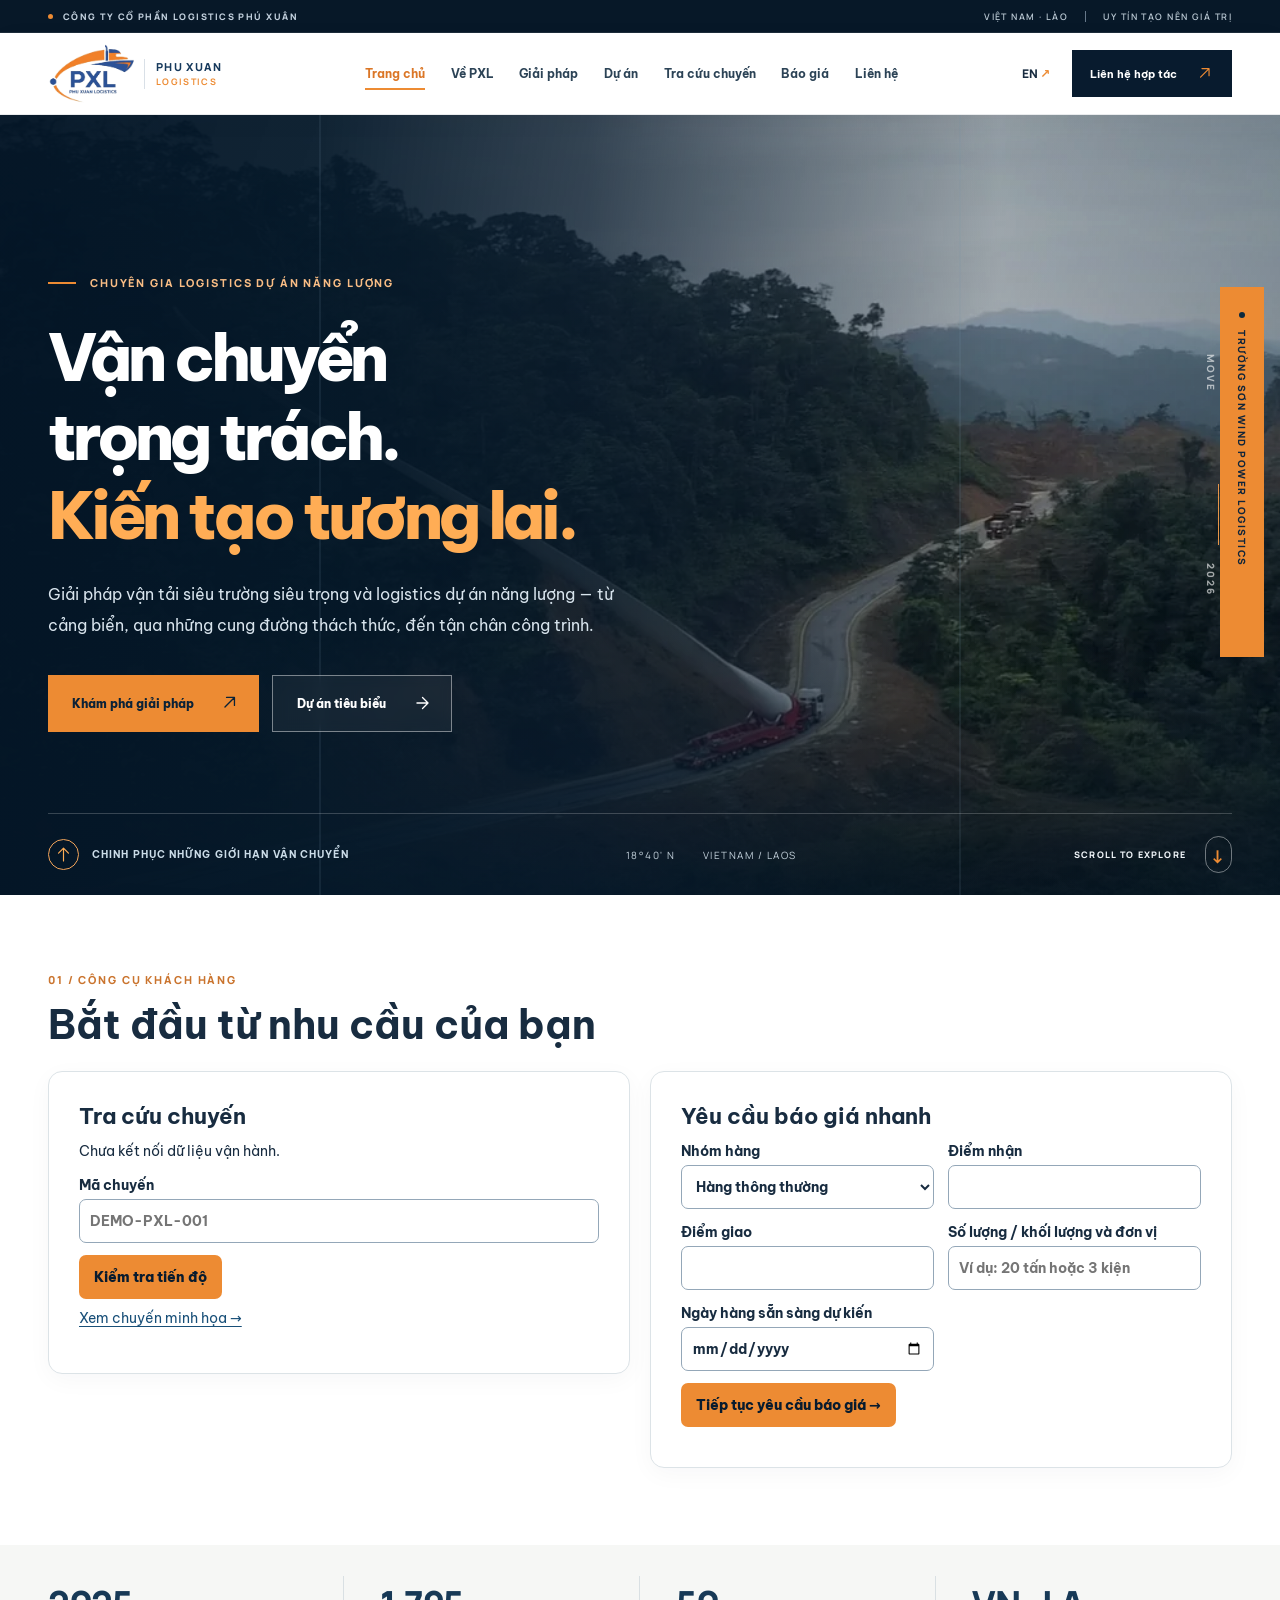
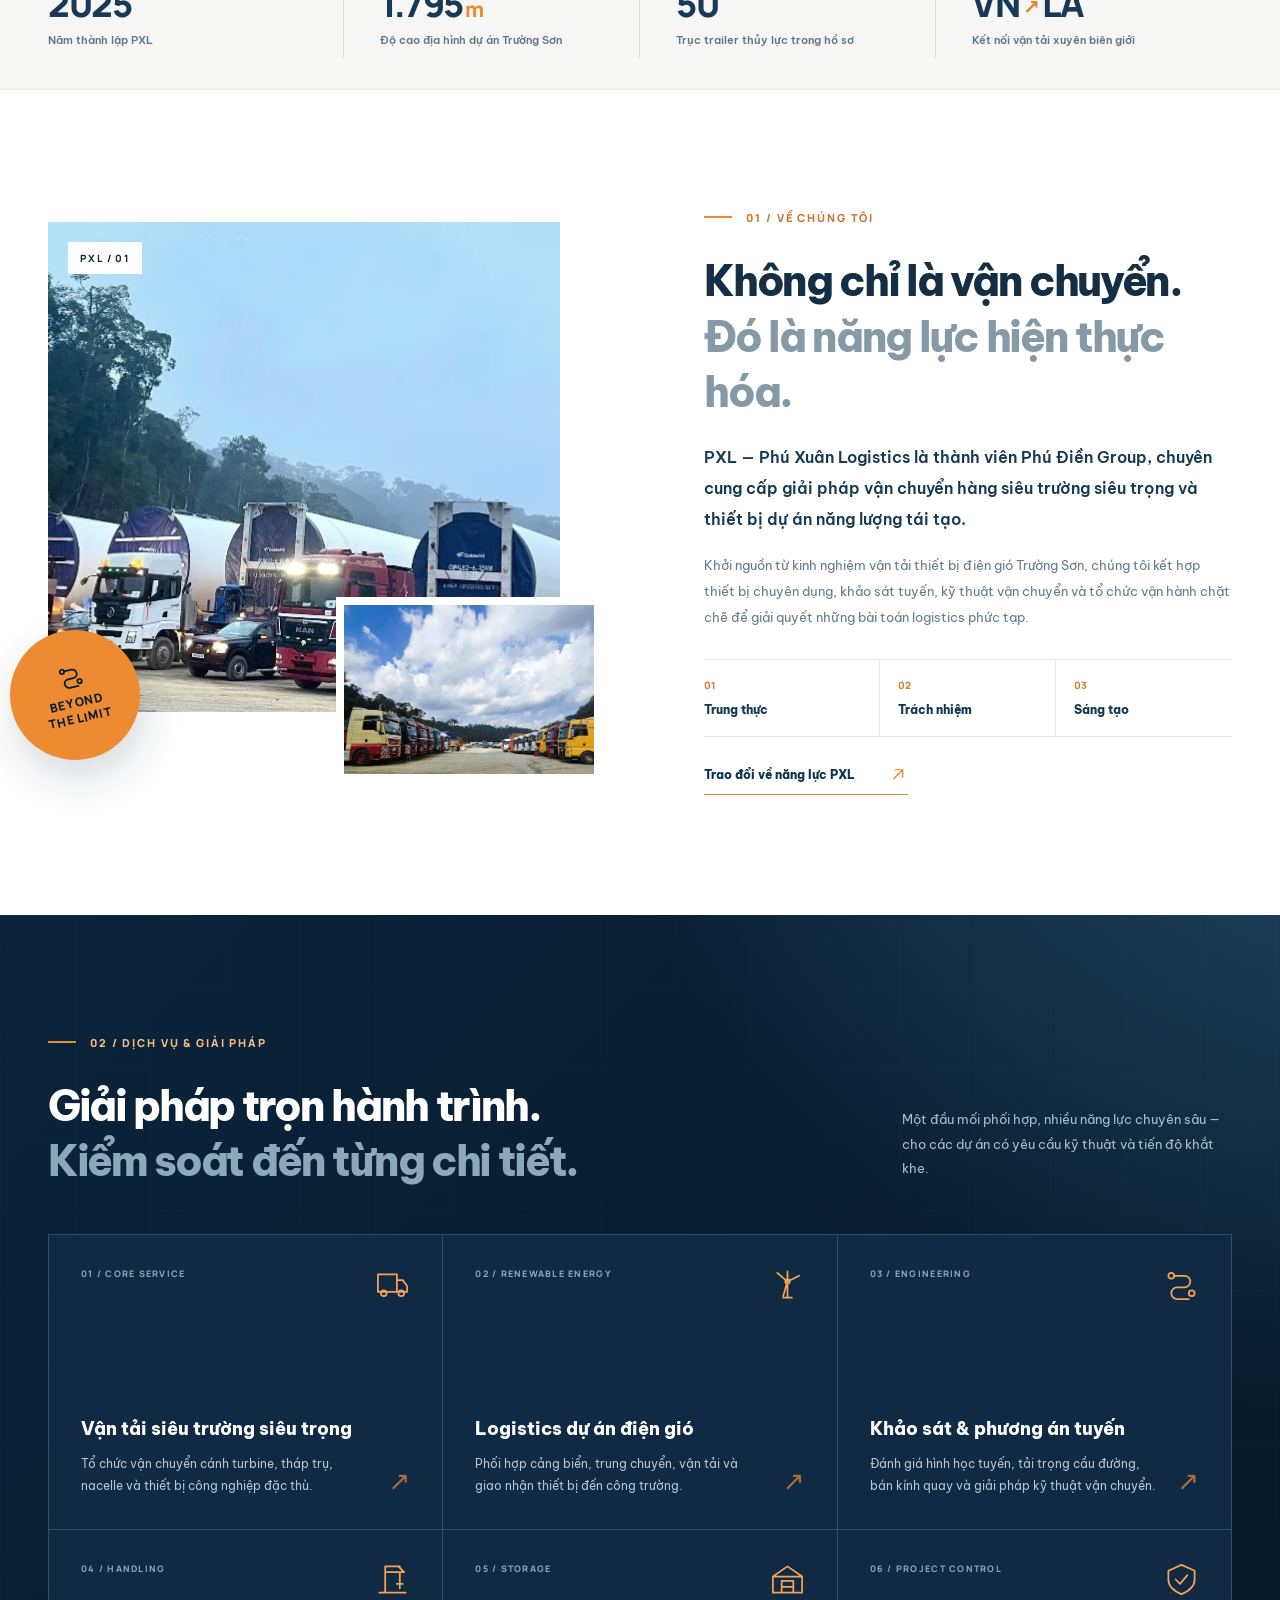
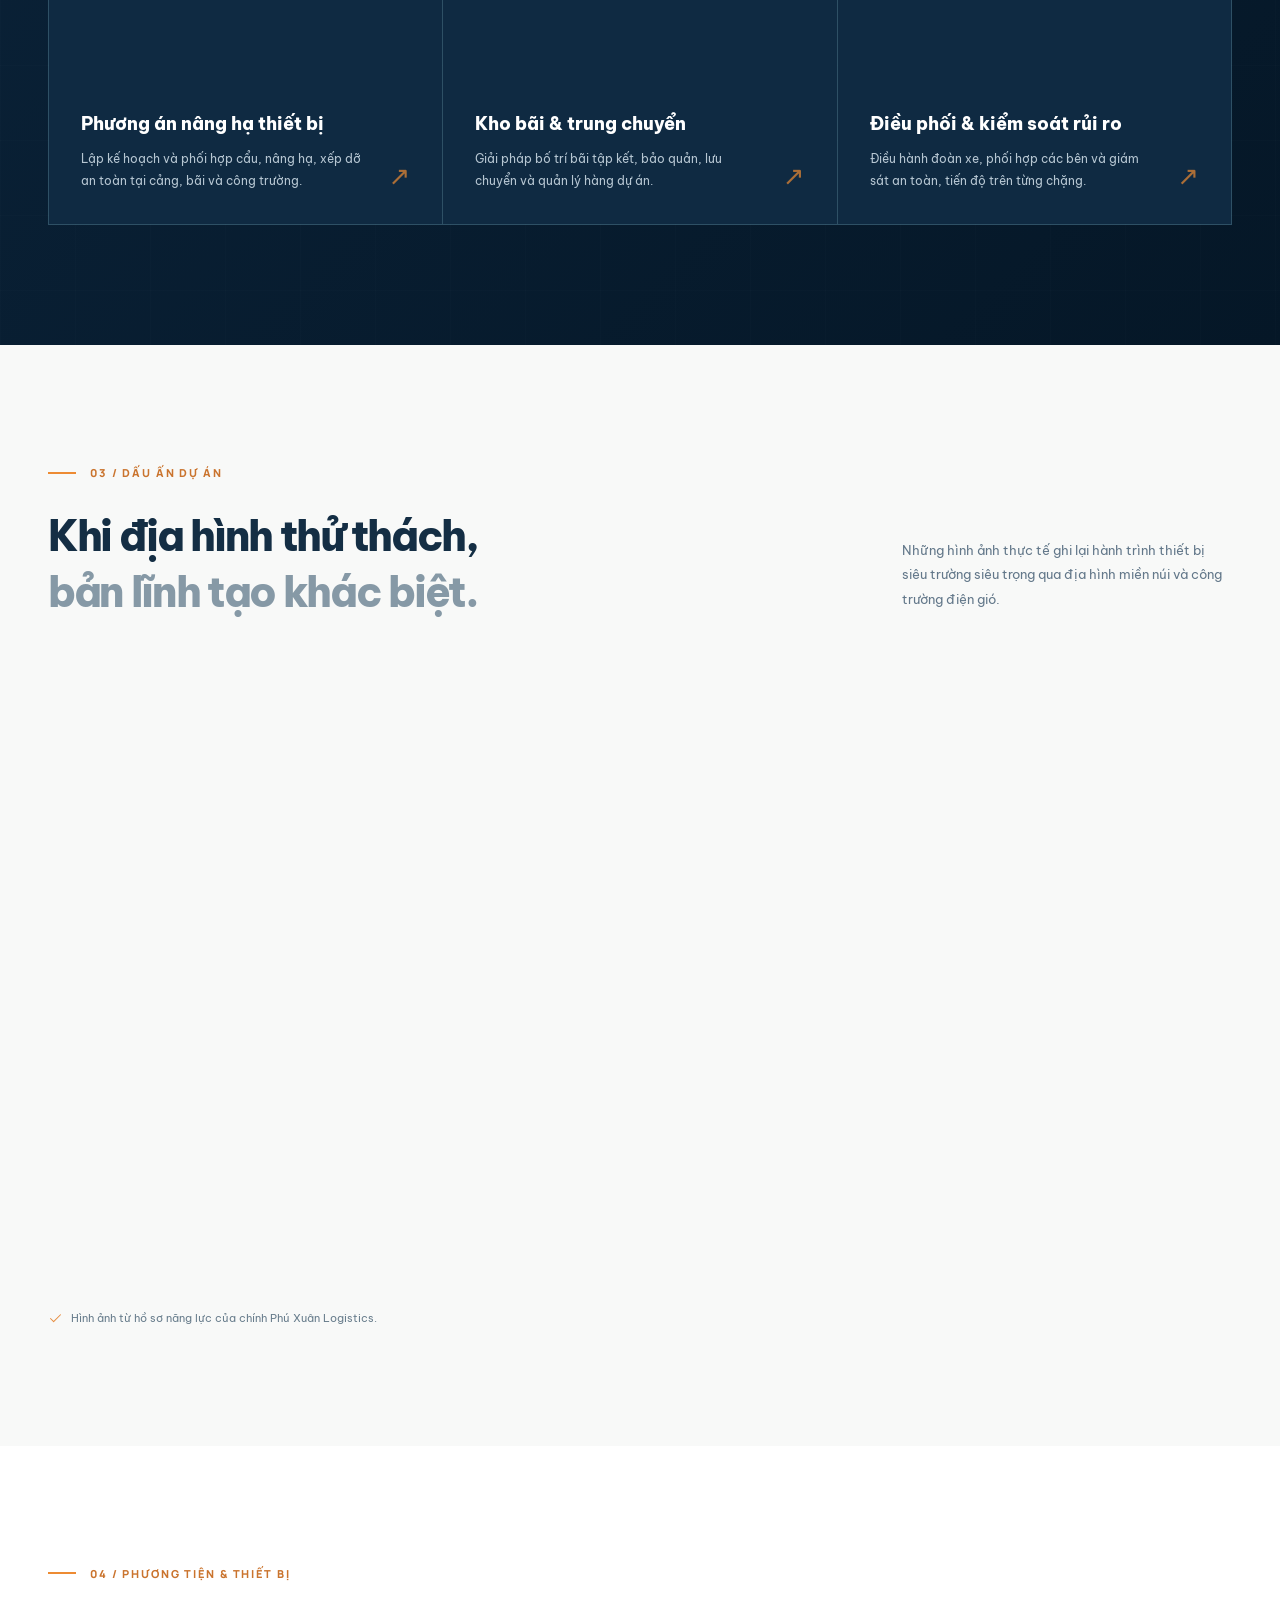
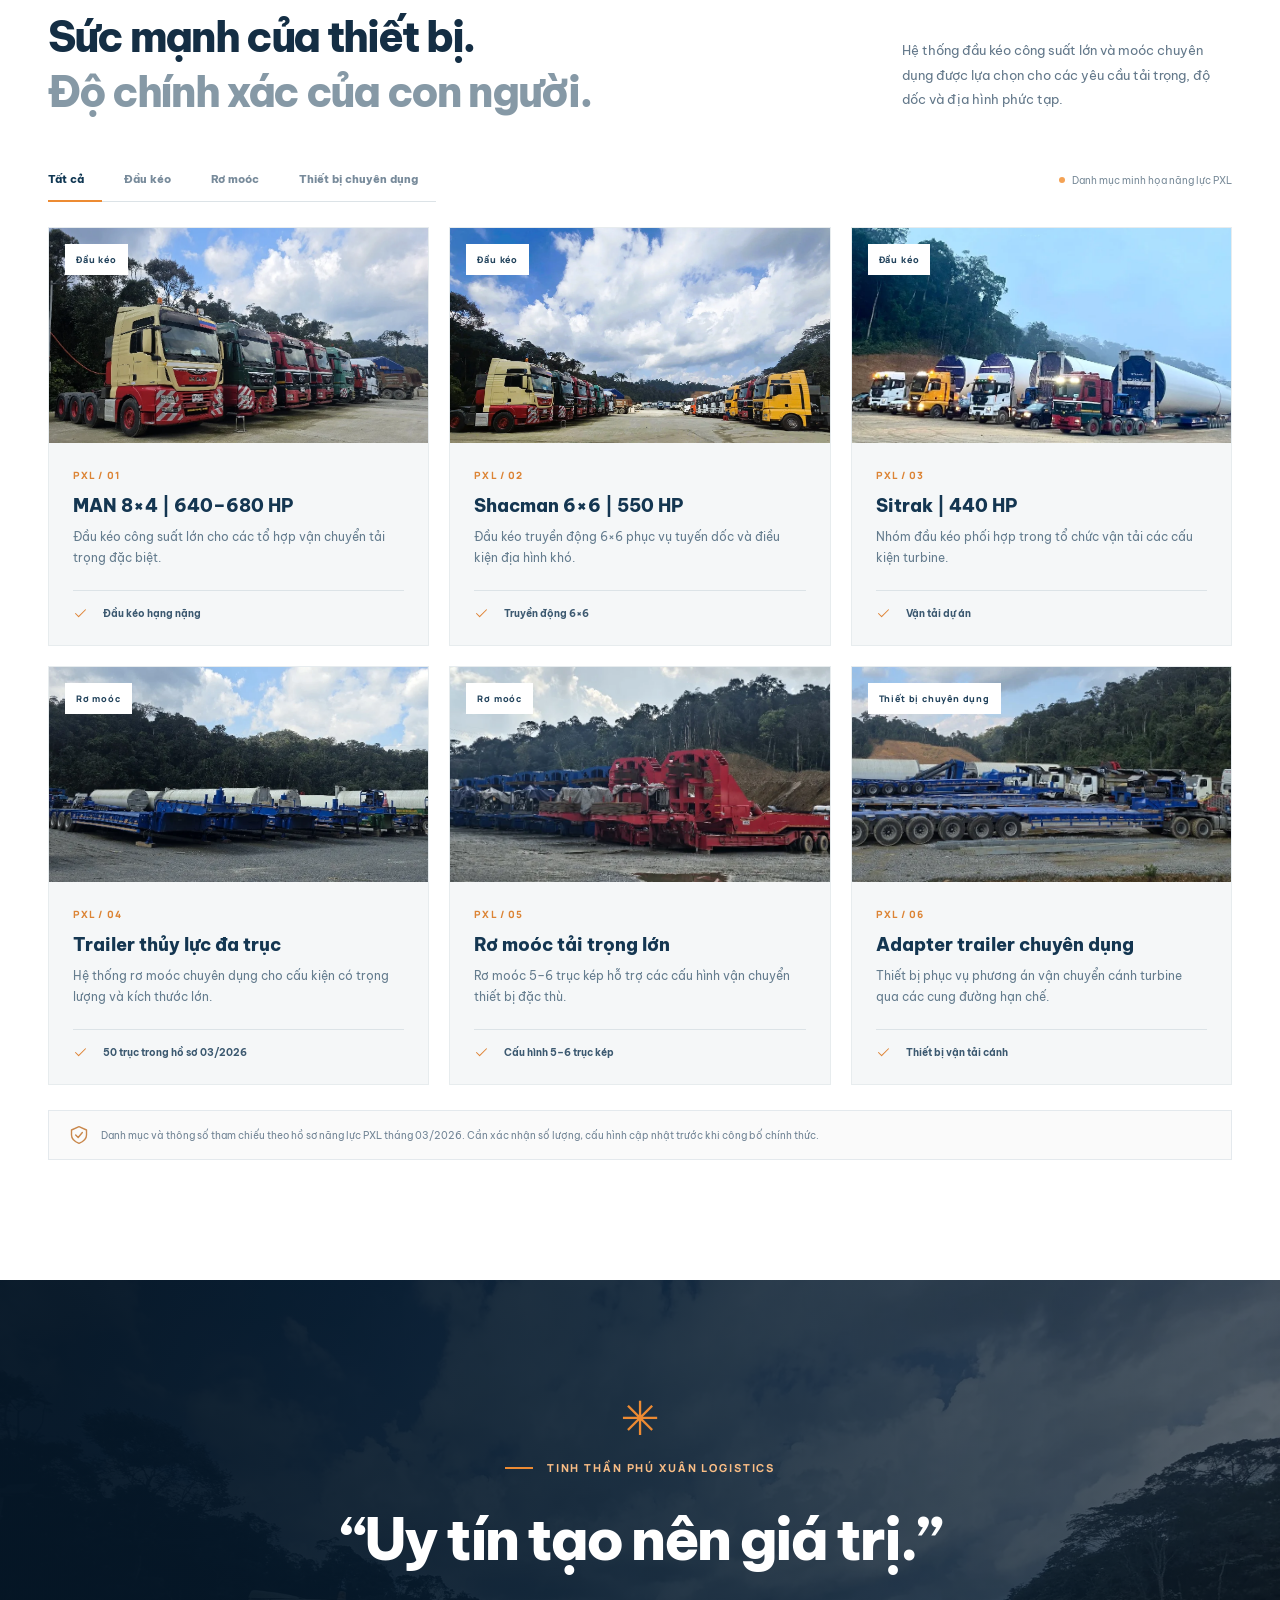
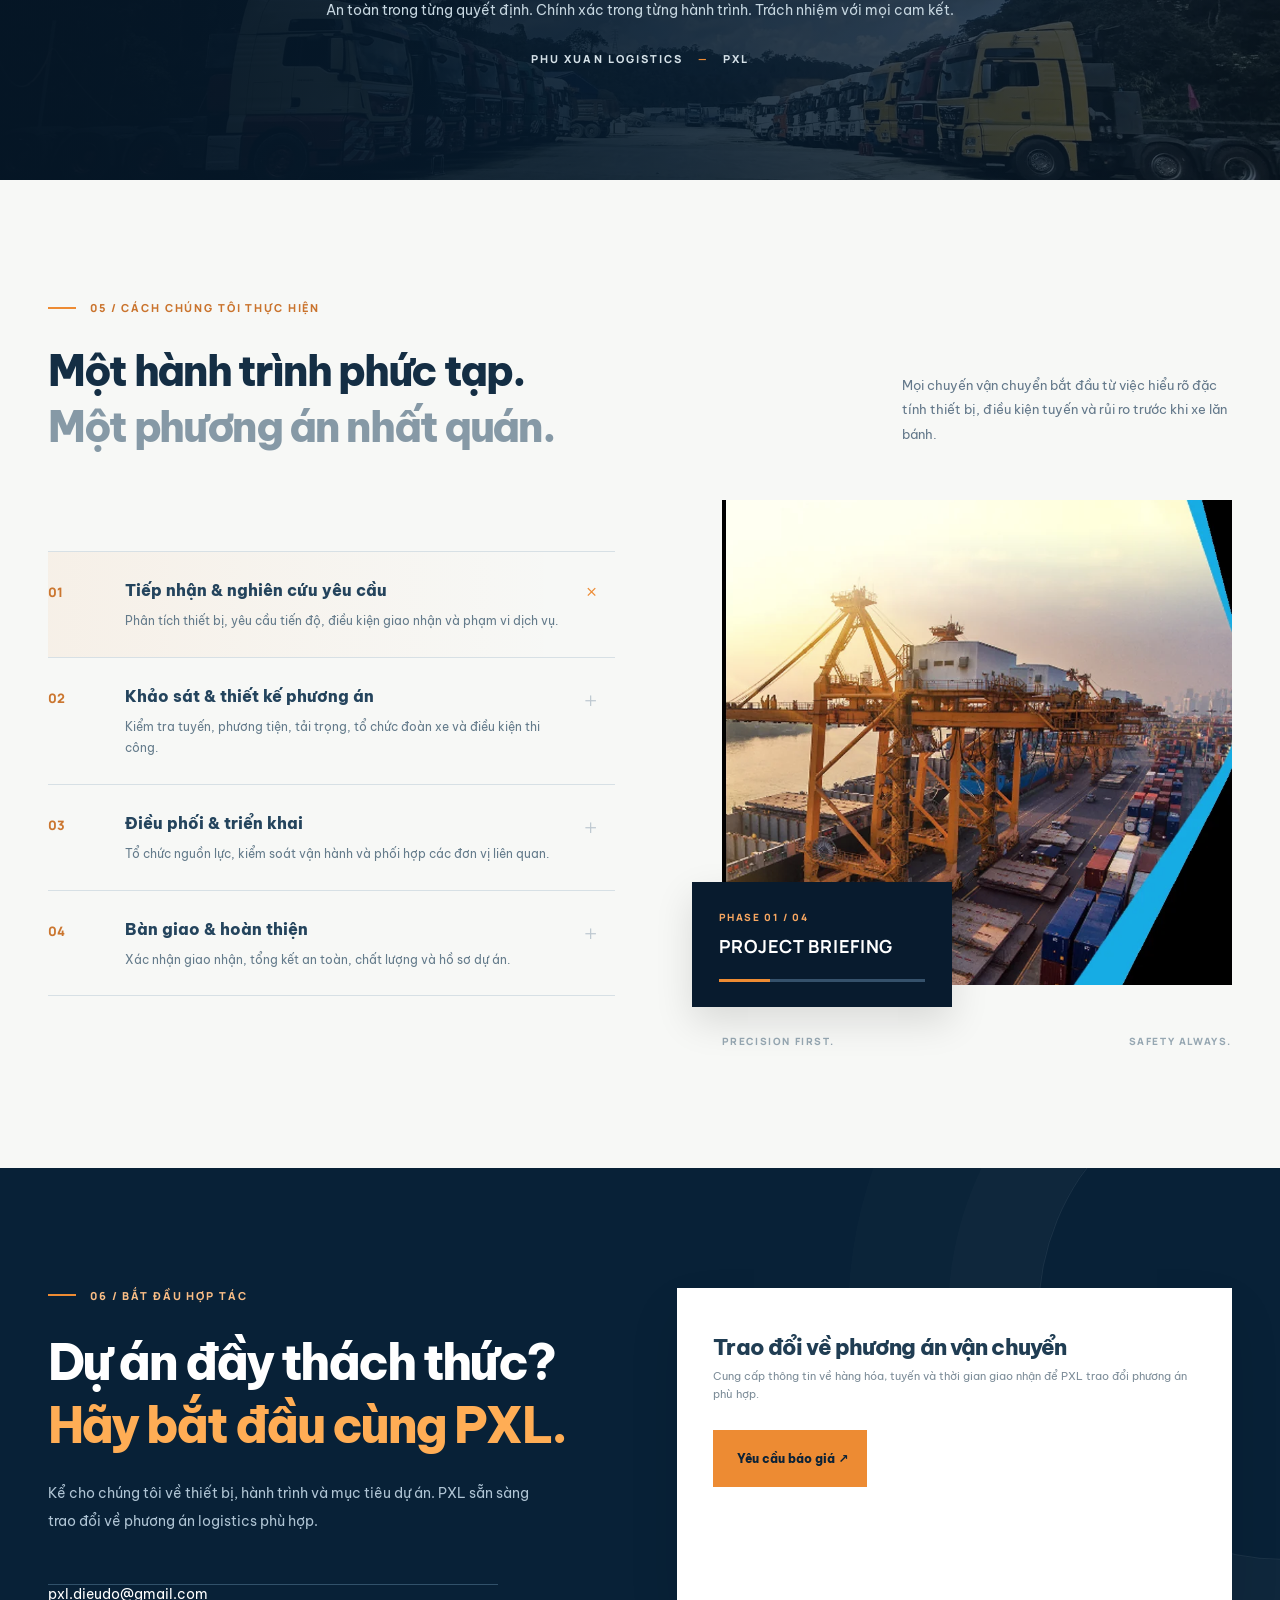
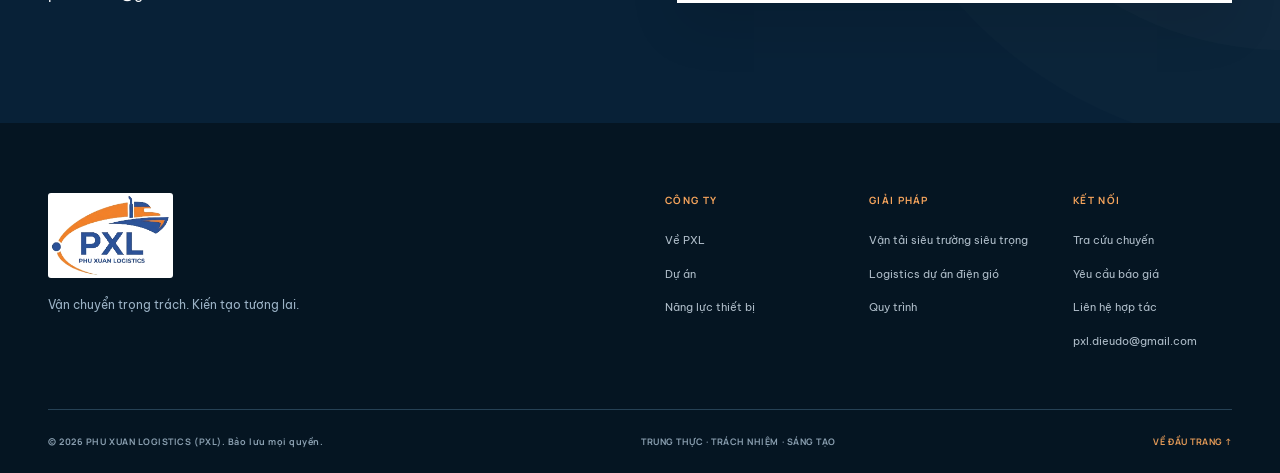
<file: index.html>
<!DOCTYPE html>
<html lang="vi">
<head>
  <meta charset="UTF-8" />
  <meta name="viewport" content="width=device-width, initial-scale=1" />
  <meta name="robots" content="noindex,nofollow" /><meta name="theme-color" content="#081a2c" />
  <meta name="description" content="Phú Xuân Logistics (PXL) - Giải pháp vận tải siêu trường siêu trọng, logistics dự án điện gió và thiết bị công nghiệp tại Việt Nam và Lào." />
  <meta property="og:title" content="PXL — Phú Xuân Logistics" />
  <meta property="og:description" content="Vận chuyển trọng trách. Kiến tạo tương lai. Khám phá năng lực logistics dự án năng lượng của Phú Xuân Logistics." />
  <meta property="og:type" content="website" />
  <meta property="og:image" content="images/project.webp" />
  <title>PXL — Phú Xuân Logistics | Vận chuyển trọng trách</title>
  <link rel="icon" href="images/favicon.svg" type="image/svg+xml" />
  <link rel="preconnect" href="https://fonts.googleapis.com" />
  <link rel="preconnect" href="https://fonts.gstatic.com" crossorigin />
  <link href="https://fonts.googleapis.com/css2?family=Be+Vietnam+Pro:wght@300;400;500;600;700;800&family=Manrope:wght@400;500;600;700;800&display=swap" rel="stylesheet" />
  <link rel="stylesheet" href="css/styles.css" />
</head>
<body>
  <a class="skip-link" href="#main" data-i18n="skip">Đi đến nội dung chính</a>

  <svg aria-hidden="true" xmlns="http://www.w3.org/2000/svg" class="svg-defs">
    <symbol id="i-arrow" viewBox="0 0 24 24"><path d="M5 12h14m-7-7 7 7-7 7"/></symbol>
    <symbol id="i-north" viewBox="0 0 24 24"><path d="M12 21V3m-7 7 7-7 7 7"/></symbol>
    <symbol id="i-arrow-up" viewBox="0 0 24 24"><path d="M5 17 17 5M7 5h10v10"/></symbol>
    <symbol id="i-check" viewBox="0 0 24 24"><path d="m4 12 5 5L20 6"/></symbol>
    <symbol id="i-pin" viewBox="0 0 24 24"><path d="M20 10c0 5.5-8 11-8 11S4 15.5 4 10a8 8 0 1 1 16 0Z"/><circle cx="12" cy="10" r="2.5"/></symbol>
    <symbol id="i-truck" viewBox="0 0 24 24"><path d="M2 5h13v12H2zM15 9h4l3 4v4h-7z"/><circle cx="6" cy="18" r="2"/><circle cx="18" cy="18" r="2"/></symbol>
    <symbol id="i-wind" viewBox="0 0 24 24"><path d="m12 3 0 18M12 10 5 4M12 10l8-4M12 10l-3 10M9 21h6"/><circle cx="12" cy="10" r="1.5"/></symbol>
    <symbol id="i-route" viewBox="0 0 24 24"><circle cx="5" cy="6" r="2"/><circle cx="19" cy="18" r="2"/><path d="M7 6h7a4 4 0 0 1 0 8H9a4 4 0 0 0 0 8h8"/></symbol>
    <symbol id="i-crane" viewBox="0 0 24 24"><path d="M3 21h18M7 21V3h10M7 7h13l-4-4M17 7v8m-2 0h4m-2 0v3"/></symbol>
    <symbol id="i-warehouse" viewBox="0 0 24 24"><path d="m2 10 10-7 10 7v11H2zM2 10h20M8 21v-8h8v8M8 17h8"/></symbol>
    <symbol id="i-shield" viewBox="0 0 24 24"><path d="m12 2 9 4v6c0 5-4 8-9 10-5-2-9-5-9-10V6z"/><path d="m8 12 3 3 5-6"/></symbol>
    <symbol id="i-play" viewBox="0 0 24 24"><path d="m9 6 10 6-10 6z"/></symbol>
    <symbol id="i-menu" viewBox="0 0 24 24"><path d="M3 7h18M3 12h18M3 17h18"/></symbol>
    <symbol id="i-close" viewBox="0 0 24 24"><path d="M5 5l14 14M19 5 5 19"/></symbol>
  </svg>

  <div class="topline"><div class="container topline-inner"><div class="topline-left"><span class="top-dot"></span><span data-i18n="topline">CÔNG TY CỔ PHẦN LOGISTICS PHÚ XUÂN</span></div><div class="topline-right"><span data-i18n="topRegion">VIỆT NAM <span class="sep-dot">·</span> LÀO</span><span class="top-rule"></span><span class="topline-motto" data-i18n="topMotto">UY TÍN TẠO NÊN GIÁ TRỊ</span></div></div></div>
  <header class="site-header" id="header">
    <div class="container navbar">
      <a href="index.html" class="brand" aria-label="Phú Xuân Logistics — Trang chủ"><img src="images/pxl-logo.png" alt="PXL — Phú Xuân Logistics" width="115" height="75"/><span class="brand-sub">PHU XUAN <b>LOGISTICS</b></span></a>
      <nav class="desktop-nav" aria-label="Điều hướng chính"><a href="index.html" aria-current="page" class="active">Trang chủ</a><a href="gioi-thieu.html">Về PXL</a><a href="giai-phap.html">Giải pháp</a><a href="du-an.html">Dự án</a><a href="tien-do-chuyen.html">Tra cứu chuyến</a><a href="bao-gia.html">Báo giá</a><a href="lien-he.html">Liên hệ</a></nav>
      <div class="nav-actions"><button type="button" class="lang-toggle" id="langToggle" aria-label="Switch language to English">EN <span class="lang-caret">↗</span></button><a class="nav-contact" href="lien-he.html"><span data-i18n="navContact">Liên hệ hợp tác</span><svg><use href="#i-arrow-up"/></svg></a><button class="menu-btn" id="menuBtn" type="button" aria-expanded="false" aria-controls="mobileNav" aria-label="Mở menu"><svg><use href="#i-menu"/></svg></button></div>
    </div>
    <nav class="mobile-nav" id="mobileNav" aria-label="Điều hướng di động" hidden><a href="index.html" aria-current="page" class="active">Trang chủ</a><a href="gioi-thieu.html">Về PXL</a><a href="giai-phap.html">Giải pháp</a><a href="du-an.html">Dự án</a><a href="tien-do-chuyen.html">Tra cứu chuyến</a><a href="bao-gia.html">Báo giá</a><a href="lien-he.html">Liên hệ</a></nav>
  </header>

  <main id="main">
    <section class="hero" id="home" aria-labelledby="heroTitle">
      <div class="hero-photo"></div><div class="hero-overlay"></div><div class="hero-grid"></div>
      <div class="container hero-content">
        <div class="hero-copy reveal">
          <div class="eyebrow light"><span class="eyebrow-line"></span><span data-i18n="heroEyebrow">CHUYÊN GIA LOGISTICS DỰ ÁN NĂNG LƯỢNG</span></div>
          <h1 id="heroTitle"><span data-i18n="heroLine1">Vận chuyển</span><br><span data-i18n="heroLine2">trọng trách.</span><br><em data-i18n="heroLine3">Kiến tạo tương lai.</em></h1>
          <p class="hero-lead" data-i18n="heroLead">Giải pháp vận tải siêu trường siêu trọng và logistics dự án năng lượng — từ cảng biển, qua những cung đường thách thức, đến tận chân công trình.</p>
          <div class="hero-ctas"><a class="btn btn-primary" href="giai-phap.html"><span data-i18n="explore">Khám phá giải pháp</span><svg><use href="#i-arrow-up"/></svg></a><a class="btn btn-secondary" href="du-an.html"><span data-i18n="seeProjects">Dự án tiêu biểu</span><svg><use href="#i-arrow"/></svg></a></div>
        </div>
        <div class="hero-side reveal" style="--delay:160ms"><div class="hero-vertical"><span>ENGINEERED TO MOVE</span><span class="side-rule"></span><span>PX / 2026</span></div></div>
      </div>
      <div class="container hero-bottom"><div class="hero-index"><span class="index-circle"><svg><use href="#i-north"/></svg></span><span data-i18n="heroFoot">CHINH PHỤC NHỮNG GIỚI HẠN VẬN CHUYỂN</span></div><div class="hero-coords"><span>18°40' N</span><span>VIETNAM / LAOS</span></div><a href="#about" class="scroll-indicator" aria-label="Cuộn tới giới thiệu"><span>SCROLL TO EXPLORE</span><span class="mouse-arrow">↓</span></a></div>
      <div class="hero-tag"><span class="tag-dot"></span><span data-i18n="heroTag">TRƯỜNG SƠN WIND POWER LOGISTICS</span></div>
    </section>

    <section class="container customer-tools" id="cong-cu-khach-hang" aria-labelledby="customer-tools-title"><p class="eyebrow">01 / Công cụ khách hàng</p><h2 id="customer-tools-title">Bắt đầu từ nhu cầu của bạn</h2><div class="grid"><article class="card"><h3>Tra cứu chuyến</h3><p>Chưa kết nối dữ liệu vận hành.</p><form action="tien-do-chuyen.html"><label>Mã chuyến<input type="text" name="ma" required maxlength="60" placeholder="DEMO-PXL-001"></label><button>Kiểm tra tiến độ</button></form><p><a href="tien-do-chuyen.html?ma=DEMO-PXL-001">Xem chuyến minh họa →</a></p></article><article class="card"><h3>Yêu cầu báo giá nhanh</h3><form action="bao-gia.html" id="quick-quote"><div class="fields"><label>Nhóm hàng<select name="kind"><option value="general">Hàng thông thường</option><option value="project">Hàng dự án / siêu trường siêu trọng</option><option value="unknown">Chưa rõ, cần tư vấn</option></select></label><label>Điểm nhận<input type="text" name="origin" required maxlength="120"></label><label>Điểm giao<input type="text" name="destination" required maxlength="120"></label><label>Số lượng / khối lượng và đơn vị<input type="text" name="amount" maxlength="100" placeholder="Ví dụ: 20 tấn hoặc 3 kiện"></label><label>Ngày hàng sẵn sàng dự kiến<input type="date" name="date" ></label></div><button>Tiếp tục yêu cầu báo giá →</button></form></article></div></section>
<section class="metrics" aria-label="Năng lực theo hồ sơ công ty"><div class="container metrics-grid">
      <div class="metric"><strong>2025</strong><span data-i18n="metric1">Năm thành lập PXL</span></div>
      <div class="metric"><strong>1.795<span class="metric-unit">m</span></strong><span data-i18n="metric2">Độ cao địa hình dự án Trường Sơn</span></div>
      <div class="metric"><strong>50</strong><span data-i18n="metric3">Trục trailer thủy lực trong hồ sơ</span></div>
      <div class="metric metric-last"><strong>VN<span class="metric-mark">↗</span>LA</strong><span data-i18n="metric4">Kết nối vận tải xuyên biên giới</span></div>
    </div></section>

    <section class="section section-about" id="about">
      <div class="container about-layout"><div class="about-images reveal"><div class="about-img-main"><img src="images/convoy.webp" alt="Đoàn xe PXL vận chuyển thiết bị turbine tại công trường" loading="lazy"/><span class="img-index">PXL / 01</span></div><div class="about-small"><img src="images/fleet-line.webp" alt="Đội xe đầu kéo Phú Xuân Logistics" loading="lazy"/></div><div class="about-stamp"><svg><use href="#i-route"/></svg><span>BEYOND<br>THE LIMIT</span></div></div><div class="about-text reveal" style="--delay:100ms"><div class="eyebrow"><span class="eyebrow-line"></span><span data-i18n="aboutEyebrow">01 / VỀ CHÚNG TÔI</span></div><h2 class="section-title" data-i18n="aboutTitle">Không chỉ là vận chuyển.<br><span class="muted">Đó là năng lực hiện thực hóa.</span></h2><p class="lead-text" data-i18n="aboutLead">PXL — Phú Xuân Logistics là thành viên Phú Điền Group, chuyên cung cấp giải pháp vận chuyển hàng siêu trường siêu trọng và thiết bị dự án năng lượng tái tạo.</p><p class="body-text" data-i18n="aboutBody">Khởi nguồn từ kinh nghiệm vận tải thiết bị điện gió Trường Sơn, chúng tôi kết hợp thiết bị chuyên dụng, khảo sát tuyến, kỹ thuật vận chuyển và tổ chức vận hành chặt chẽ để giải quyết những bài toán logistics phức tạp.</p><div class="value-cards"><div><span class="small-symbol">01</span><strong data-i18n="value1">Trung thực</strong></div><div><span class="small-symbol">02</span><strong data-i18n="value2">Trách nhiệm</strong></div><div><span class="small-symbol">03</span><strong data-i18n="value3">Sáng tạo</strong></div></div><a href="lien-he.html" class="text-link"><span data-i18n="aboutMore">Trao đổi về năng lực PXL</span><svg><use href="#i-arrow-up"/></svg></a></div></div>
    </section>

    <section class="section section-services" id="services"><div class="service-noise"></div><div class="container"><div class="section-head section-head-light"><div><div class="eyebrow light"><span class="eyebrow-line"></span><span data-i18n="servicesEyebrow">02 / DỊCH VỤ & GIẢI PHÁP</span></div><h2 class="section-title" data-i18n="servicesTitle">Giải pháp trọn hành trình.<br><span class="muted-light">Kiểm soát đến từng chi tiết.</span></h2></div><p data-i18n="servicesIntro">Một đầu mối phối hợp, nhiều năng lực chuyên sâu — cho các dự án có yêu cầu kỹ thuật và tiến độ khắt khe.</p></div><div class="service-grid">
      <a href="giai-phap.html#van-tai-sieu-truong" class="service-card reveal"><div class="service-card-top"><span>01 / CORE SERVICE</span><svg class="service-icon"><use href="#i-truck"/></svg></div><div><h3 data-i18n="service1">Vận tải siêu trường siêu trọng</h3><p data-i18n="service1d">Tổ chức vận chuyển cánh turbine, tháp trụ, nacelle và thiết bị công nghiệp đặc thù.</p></div><span class="card-arrow">↗</span></a>
      <a href="giai-phap.html#logistics-dien-gio" class="service-card reveal" style="--delay:60ms"><div class="service-card-top"><span>02 / RENEWABLE ENERGY</span><svg class="service-icon"><use href="#i-wind"/></svg></div><div><h3 data-i18n="service2">Logistics dự án điện gió</h3><p data-i18n="service2d">Phối hợp cảng biển, trung chuyển, vận tải và giao nhận thiết bị đến công trường.</p></div><span class="card-arrow">↗</span></a>
      <a href="giai-phap.html#khao-sat-tuyen" class="service-card reveal" style="--delay:120ms"><div class="service-card-top"><span>03 / ENGINEERING</span><svg class="service-icon"><use href="#i-route"/></svg></div><div><h3 data-i18n="service3">Khảo sát & phương án tuyến</h3><p data-i18n="service3d">Đánh giá hình học tuyến, tải trọng cầu đường, bán kính quay và giải pháp kỹ thuật vận chuyển.</p></div><span class="card-arrow">↗</span></a>
      <a href="giai-phap.html#nang-ha-thiet-bi" class="service-card reveal"><div class="service-card-top"><span>04 / HANDLING</span><svg class="service-icon"><use href="#i-crane"/></svg></div><div><h3 data-i18n="service4">Phương án nâng hạ thiết bị</h3><p data-i18n="service4d">Lập kế hoạch và phối hợp cẩu, nâng hạ, xếp dỡ an toàn tại cảng, bãi và công trường.</p></div><span class="card-arrow">↗</span></a>
      <a href="giai-phap.html#kho-bai-trung-chuyen" class="service-card reveal" style="--delay:60ms"><div class="service-card-top"><span>05 / STORAGE</span><svg class="service-icon"><use href="#i-warehouse"/></svg></div><div><h3 data-i18n="service5">Kho bãi & trung chuyển</h3><p data-i18n="service5d">Giải pháp bố trí bãi tập kết, bảo quản, lưu chuyển và quản lý hàng dự án.</p></div><span class="card-arrow">↗</span></a>
      <a href="giai-phap.html#dieu-phoi-rui-ro" class="service-card reveal" style="--delay:120ms"><div class="service-card-top"><span>06 / PROJECT CONTROL</span><svg class="service-icon"><use href="#i-shield"/></svg></div><div><h3 data-i18n="service6">Điều phối & kiểm soát rủi ro</h3><p data-i18n="service6d">Điều hành đoàn xe, phối hợp các bên và giám sát an toàn, tiến độ trên từng chặng.</p></div><span class="card-arrow">↗</span></a>
    </div></div></section>

    <section class="section section-projects" id="projects"><div class="container"><div class="section-head"><div><div class="eyebrow"><span class="eyebrow-line"></span><span data-i18n="projectsEyebrow">03 / DẤU ẤN DỰ ÁN</span></div><h2 class="section-title" data-i18n="projectsTitle">Khi địa hình thử thách,<br><span class="muted">bản lĩnh tạo khác biệt.</span></h2></div><p data-i18n="projectsIntro">Những hình ảnh thực tế ghi lại hành trình thiết bị siêu trường siêu trọng qua địa hình miền núi và công trường điện gió.</p></div>
      <div class="project-grid"><button class="project-card project-feature reveal gallery-trigger" type="button" data-gallery="0" aria-label="Xem ảnh vận chuyển tại dự án Trường Sơn"><img src="images/project.webp" alt="Vận chuyển cánh turbine tại tuyến Trường Sơn" loading="lazy"/><span class="project-shade"></span><span class="project-meta"><span class="project-kicker" data-i18n="projectKicker1">DỰ ÁN TIÊU BIỂU / LÀO</span><strong data-i18n="projectTitle1">Trường Sơn Wind Power 1 & 2</strong><span class="project-tag" data-i18n="projectDesc1">Vận tải thiết bị turbine điện gió tại địa hình miền núi</span></span><span class="project-open"><svg><use href="#i-arrow-up"/></svg></span></button>
        <div class="project-stack"><button class="project-card project-small reveal gallery-trigger" style="--delay:80ms" type="button" data-gallery="1" aria-label="Xem ảnh đoàn xe vận chuyển ban đêm"><img src="images/night.webp" alt="Đoàn vận chuyển cánh turbine điện gió vào ban đêm" loading="lazy"/><span class="project-shade"></span><span class="project-meta"><span class="project-kicker" data-i18n="projectKicker2">ĐIỀU PHỐI VẬN HÀNH</span><strong data-i18n="projectTitle2">Vượt giới hạn thời gian</strong></span><span class="project-open"><svg><use href="#i-arrow-up"/></svg></span></button><button class="project-card project-small reveal gallery-trigger" style="--delay:160ms" type="button" data-gallery="2" aria-label="Xem ảnh thiết bị vận chuyển chuyên dụng"><img src="images/heavy-trailer.webp" alt="Rơ moóc chuyên dụng vận chuyển thiết bị công nghiệp của PXL" loading="lazy"/><span class="project-shade"></span><span class="project-meta"><span class="project-kicker" data-i18n="projectKicker3">THIẾT BỊ CHUYÊN DỤNG</span><strong data-i18n="projectTitle3">Làm chủ bài toán kỹ thuật</strong></span><span class="project-open"><svg><use href="#i-arrow-up"/></svg></span></button></div></div>
      <div class="photo-note"><svg><use href="#i-check"/></svg><span data-i18n="photoNote">Hình ảnh từ hồ sơ năng lực của chính Phú Xuân Logistics.</span></div>
    </div></section>

    <section class="section section-fleet" id="fleet"><div class="container"><div class="section-head fleet-head"><div><div class="eyebrow"><span class="eyebrow-line"></span><span data-i18n="fleetEyebrow">04 / PHƯƠNG TIỆN & THIẾT BỊ</span></div><h2 class="section-title" data-i18n="fleetTitle">Sức mạnh của thiết bị.<br><span class="muted">Độ chính xác của con người.</span></h2></div><p data-i18n="fleetIntro">Hệ thống đầu kéo công suất lớn và moóc chuyên dụng được lựa chọn cho các yêu cầu tải trọng, độ dốc và địa hình phức tạp.</p></div>
      <div class="fleet-toolbar"><div class="filter-group" role="group" aria-label="Lọc phương tiện"><button type="button" class="filter-button active" data-filter="all" aria-pressed="true" data-i18n="filterAll">Tất cả</button><button type="button" class="filter-button" data-filter="tractor" aria-pressed="false" data-i18n="filterTractor">Đầu kéo</button><button type="button" class="filter-button" data-filter="trailer" aria-pressed="false" data-i18n="filterTrailer">Rơ moóc</button><button type="button" class="filter-button" data-filter="special" aria-pressed="false" data-i18n="filterSpecial">Thiết bị chuyên dụng</button></div><span class="fleet-hint"><span class="hint-dot"></span><span data-i18n="fleetHint">Danh mục minh họa năng lực PXL</span></span></div>
      <div class="fleet-grid" id="fleetGrid" aria-live="polite"></div>
      <div class="fleet-disclaimer"><svg><use href="#i-shield"/></svg><p data-i18n="fleetNote">Danh mục và thông số tham chiếu theo hồ sơ năng lực PXL tháng 03/2026. Cần xác nhận số lượng, cấu hình cập nhật trước khi công bố chính thức.</p></div>
    </div></section>

    <section class="quote-section"><div class="quote-photo"></div><div class="quote-dark"></div><div class="container quote-inner"><span class="quote-stars">✳</span><div class="eyebrow light"><span class="eyebrow-line"></span><span data-i18n="quoteEyebrow">TINH THẦN PHÚ XUÂN LOGISTICS</span></div><blockquote data-i18n="quoteText">“Uy tín tạo nên giá trị.”</blockquote><p data-i18n="quoteDesc">An toàn trong từng quyết định. Chính xác trong từng hành trình. Trách nhiệm với mọi cam kết.</p><div class="quote-signature">PHU XUAN LOGISTICS <span>—</span> PXL</div></div></section>

    <section class="section section-process" id="process"><div class="container"><div class="section-head"><div><div class="eyebrow"><span class="eyebrow-line"></span><span data-i18n="processEyebrow">05 / CÁCH CHÚNG TÔI THỰC HIỆN</span></div><h2 class="section-title" data-i18n="processTitle">Một hành trình phức tạp.<br><span class="muted">Một phương án nhất quán.</span></h2></div><p data-i18n="processIntro">Mọi chuyến vận chuyển bắt đầu từ việc hiểu rõ đặc tính thiết bị, điều kiện tuyến và rủi ro trước khi xe lăn bánh.</p></div><div class="process-layout"><div class="process-list"><article class="process-step active" data-step="0" tabindex="0" role="button" aria-pressed="true"><span class="step-no">01</span><div><h3 data-i18n="step1">Tiếp nhận & nghiên cứu yêu cầu</h3><p data-i18n="step1d">Phân tích thiết bị, yêu cầu tiến độ, điều kiện giao nhận và phạm vi dịch vụ.</p></div><span class="step-plus">+</span></article><article class="process-step" data-step="1" tabindex="0" role="button" aria-pressed="false"><span class="step-no">02</span><div><h3 data-i18n="step2">Khảo sát & thiết kế phương án</h3><p data-i18n="step2d">Kiểm tra tuyến, phương tiện, tải trọng, tổ chức đoàn xe và điều kiện thi công.</p></div><span class="step-plus">+</span></article><article class="process-step" data-step="2" tabindex="0" role="button" aria-pressed="false"><span class="step-no">03</span><div><h3 data-i18n="step3">Điều phối & triển khai</h3><p data-i18n="step3d">Tổ chức nguồn lực, kiểm soát vận hành và phối hợp các đơn vị liên quan.</p></div><span class="step-plus">+</span></article><article class="process-step" data-step="3" tabindex="0" role="button" aria-pressed="false"><span class="step-no">04</span><div><h3 data-i18n="step4">Bàn giao & hoàn thiện</h3><p data-i18n="step4d">Xác nhận giao nhận, tổng kết an toàn, chất lượng và hồ sơ dự án.</p></div><span class="step-plus">+</span></article></div><div class="process-visual"><div class="process-visual-photo"><img id="processImage" src="images/port.webp" alt="Công tác logistics tại cảng biển" loading="lazy"/><div class="process-card"><span id="processStepNum">PHASE 01 / 04</span><strong id="processStepLabel">PROJECT BRIEFING</strong><div class="process-line"><span></span></div></div></div><div class="process-under"><span>PRECISION FIRST.</span><span>SAFETY ALWAYS.</span></div></div></div></div></section>

    <section class="contact-section" id="contact"><div class="container contact-layout"><div class="contact-copy"><div class="eyebrow light"><span class="eyebrow-line"></span><span data-i18n="contactEyebrow">06 / BẮT ĐẦU HỢP TÁC</span></div><h2 data-i18n="contactTitle">Dự án đầy thách thức?<br><em>Hãy bắt đầu cùng PXL.</em></h2><p data-i18n="contactLead">Kể cho chúng tôi về thiết bị, hành trình và mục tiêu dự án. PXL sẵn sàng trao đổi về phương án logistics phù hợp.</p><div class="contact-info"><a href="mailto:pxl.dieudo@gmail.com">pxl.dieudo@gmail.com</a></div></div><div class="contact-form-wrap"><h3>Trao đổi về phương án vận chuyển</h3><p class="form-description">Cung cấp thông tin về hàng hóa, tuyến và thời gian giao nhận để PXL trao đổi phương án phù hợp.</p><a class="btn btn-primary" href="bao-gia.html">Yêu cầu báo giá ↗</a></div></div></section>
  </main>

  <footer class="footer"><div class="container"><div class="footer-top"><div class="footer-brand"><img src="images/pxl-logo.png" alt="Phú Xuân Logistics" width="120" height="83"/><p data-i18n="footerLine">Vận chuyển trọng trách. Kiến tạo tương lai.</p></div><div class="footer-nav"><div><strong data-i18n="footerCompany">CÔNG TY</strong><a href="gioi-thieu.html" data-i18n="navAbout">Về PXL</a><a href="du-an.html" data-i18n="navProjects">Dự án</a><a href="#fleet" data-i18n="navFleet">Năng lực thiết bị</a></div><div><strong data-i18n="footerServices">GIẢI PHÁP</strong><a href="giai-phap.html#van-tai-sieu-truong" data-i18n="service1">Vận tải siêu trường siêu trọng</a><a href="giai-phap.html#logistics-dien-gio" data-i18n="service2">Logistics dự án điện gió</a><a href="#process" data-i18n="navProcess">Quy trình</a></div><div><strong data-i18n="footerConnect">KẾT NỐI</strong><a href="tien-do-chuyen.html">Tra cứu chuyến</a><a href="bao-gia.html">Yêu cầu báo giá</a><a href="lien-he.html" data-i18n="navContact">Liên hệ hợp tác</a><a href="mailto:pxl.dieudo@gmail.com">pxl.dieudo@gmail.com</a></div></div></div><div class="footer-bottom"><span>© <span id="year">2026</span> PHU XUAN LOGISTICS (PXL). <span data-i18n="rights">Bảo lưu mọi quyền.</span></span><span data-i18n="footerMotto">TRUNG THỰC · TRÁCH NHIỆM · SÁNG TẠO</span><a href="#home" data-i18n="backTop">VỀ ĐẦU TRANG ↑</a></div></div></footer>
  <button class="back-top" id="backTop" type="button" aria-label="Về đầu trang"><svg><use href="#i-north"/></svg></button>
  <dialog class="lightbox" id="lightbox" aria-label="Thư viện hình ảnh PXL"><button type="button" class="lightbox-close" id="lightboxClose" aria-label="Đóng hình ảnh"><svg><use href="#i-close"/></svg></button><div class="lightbox-content"><img id="lightboxImage" alt=""/><div class="lightbox-caption"><span id="lightboxNumber">01 / 03</span><strong id="lightboxTitle"></strong><div><button type="button" id="lightboxPrev" aria-label="Ảnh trước">←</button><button type="button" id="lightboxNext" aria-label="Ảnh sau">→</button></div></div></div></dialog>
  <script src="js/script.js"></script>
</body></html>
</file>
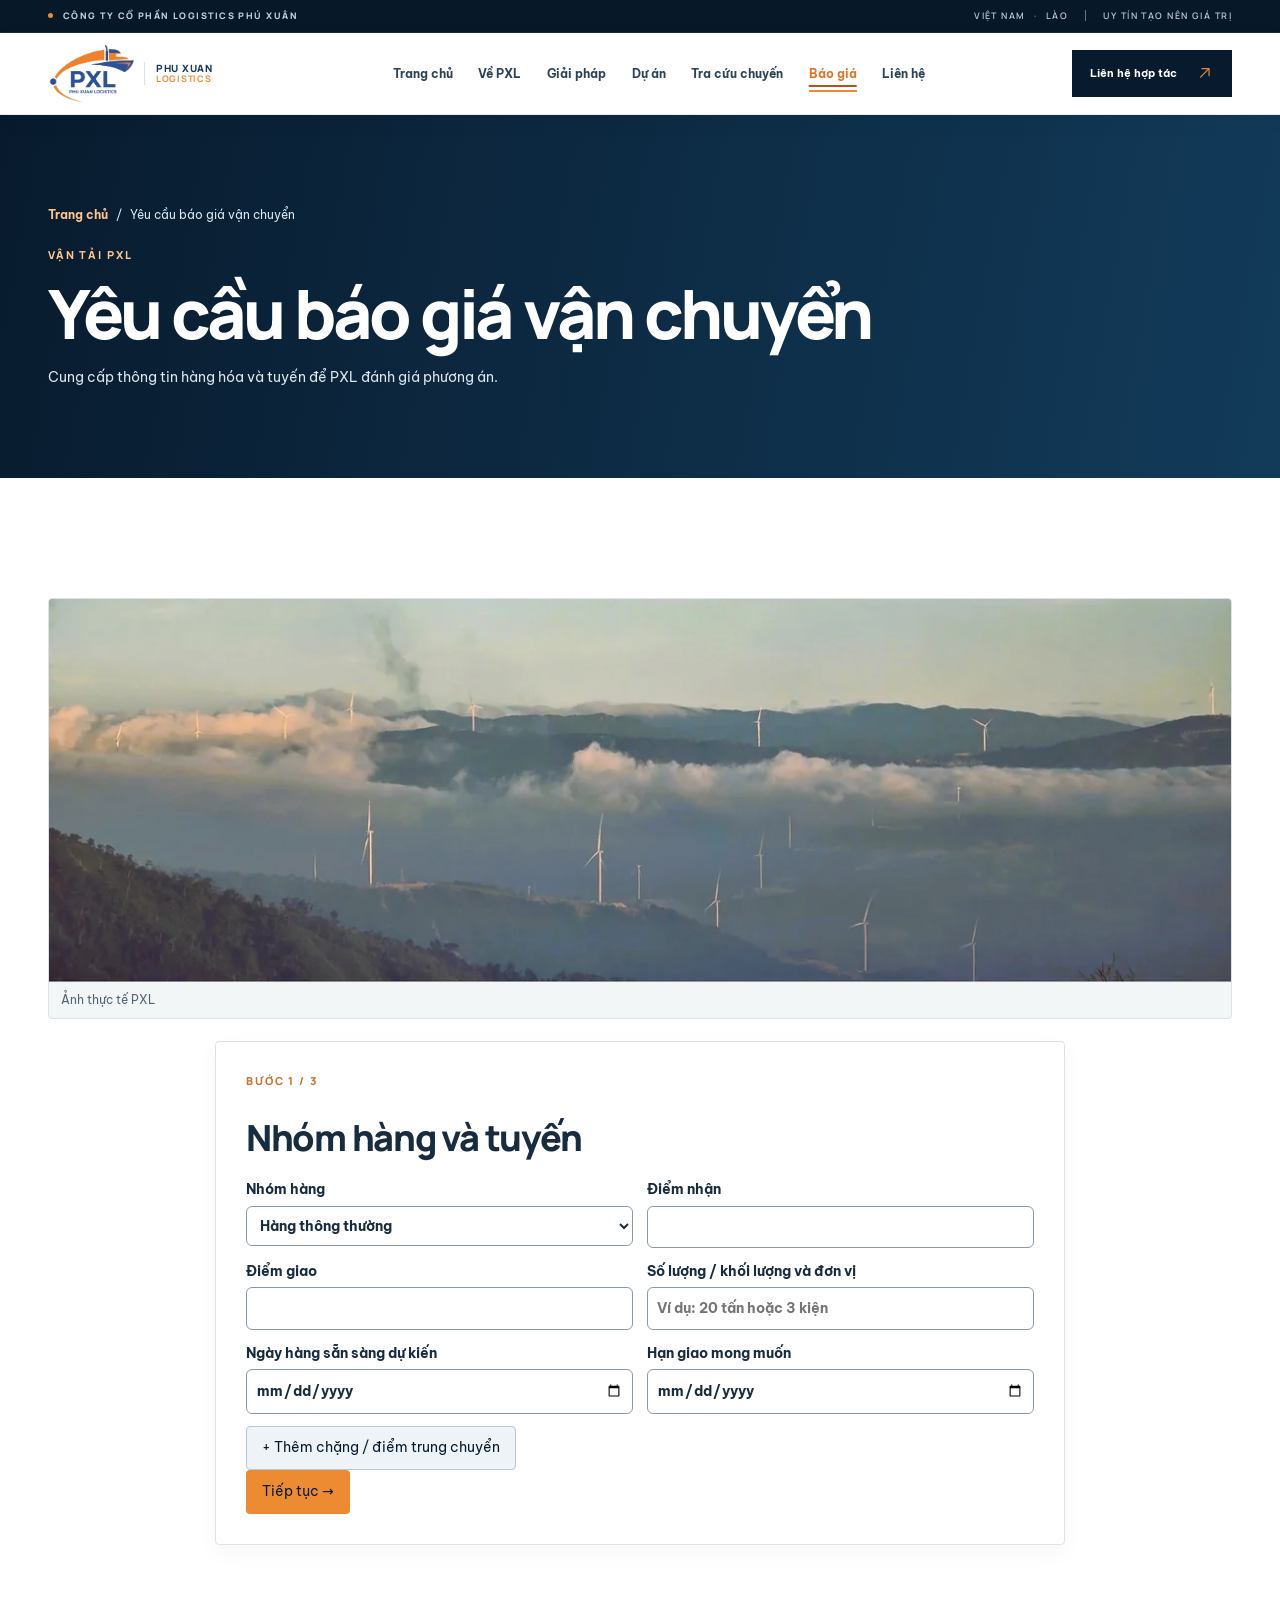
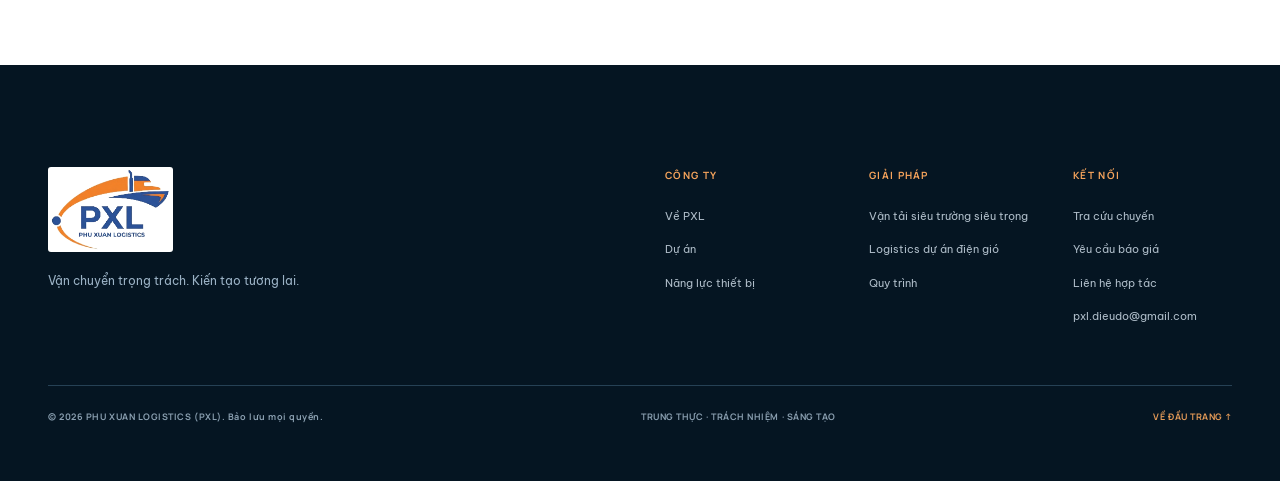
<file: bao-gia.html>
<!doctype html><html lang="vi"><head><meta charset="utf-8"><meta name="viewport" content="width=device-width, initial-scale=1"><meta name="robots" content="noindex,nofollow"><meta name="description" content="Báo giá · Công ty Cổ phần Logistics Phú Xuân"><title>Báo giá | Logistics Phú Xuân</title><link rel="stylesheet" href="assets/site.css"><link rel="preconnect" href="https://fonts.googleapis.com" />
  <link rel="preconnect" href="https://fonts.gstatic.com" crossorigin />
  <link href="https://fonts.googleapis.com/css2?family=Be+Vietnam+Pro:wght@300;400;500;600;700;800&family=Manrope:wght@400;500;600;700;800&display=swap" rel="stylesheet" />
  <link rel="stylesheet" href="css/styles.css" /><script src="assets/site.js" defer></script></head><body class="detail-page"><a class="skip-link" href="#main">Đi đến nội dung chính</a><svg aria-hidden="true" xmlns="http://www.w3.org/2000/svg" class="svg-defs">
    <symbol id="i-arrow" viewBox="0 0 24 24"><path d="M5 12h14m-7-7 7 7-7 7"/></symbol>
    <symbol id="i-north" viewBox="0 0 24 24"><path d="M12 21V3m-7 7 7-7 7 7"/></symbol>
    <symbol id="i-arrow-up" viewBox="0 0 24 24"><path d="M5 17 17 5M7 5h10v10"/></symbol>
    <symbol id="i-check" viewBox="0 0 24 24"><path d="m4 12 5 5L20 6"/></symbol>
    <symbol id="i-pin" viewBox="0 0 24 24"><path d="M20 10c0 5.5-8 11-8 11S4 15.5 4 10a8 8 0 1 1 16 0Z"/><circle cx="12" cy="10" r="2.5"/></symbol>
    <symbol id="i-truck" viewBox="0 0 24 24"><path d="M2 5h13v12H2zM15 9h4l3 4v4h-7z"/><circle cx="6" cy="18" r="2"/><circle cx="18" cy="18" r="2"/></symbol>
    <symbol id="i-wind" viewBox="0 0 24 24"><path d="m12 3 0 18M12 10 5 4M12 10l8-4M12 10l-3 10M9 21h6"/><circle cx="12" cy="10" r="1.5"/></symbol>
    <symbol id="i-route" viewBox="0 0 24 24"><circle cx="5" cy="6" r="2"/><circle cx="19" cy="18" r="2"/><path d="M7 6h7a4 4 0 0 1 0 8H9a4 4 0 0 0 0 8h8"/></symbol>
    <symbol id="i-crane" viewBox="0 0 24 24"><path d="M3 21h18M7 21V3h10M7 7h13l-4-4M17 7v8m-2 0h4m-2 0v3"/></symbol>
    <symbol id="i-warehouse" viewBox="0 0 24 24"><path d="m2 10 10-7 10 7v11H2zM2 10h20M8 21v-8h8v8M8 17h8"/></symbol>
    <symbol id="i-shield" viewBox="0 0 24 24"><path d="m12 2 9 4v6c0 5-4 8-9 10-5-2-9-5-9-10V6z"/><path d="m8 12 3 3 5-6"/></symbol>
    <symbol id="i-play" viewBox="0 0 24 24"><path d="m9 6 10 6-10 6z"/></symbol>
    <symbol id="i-menu" viewBox="0 0 24 24"><path d="M3 7h18M3 12h18M3 17h18"/></symbol>
    <symbol id="i-close" viewBox="0 0 24 24"><path d="M5 5l14 14M19 5 5 19"/></symbol>
  </svg>

  <div class="topline"><div class="container topline-inner"><div class="topline-left"><span class="top-dot"></span><span data-i18n="topline">CÔNG TY CỔ PHẦN LOGISTICS PHÚ XUÂN</span></div><div class="topline-right"><span data-i18n="topRegion">VIỆT NAM <span class="sep-dot">·</span> LÀO</span><span class="top-rule"></span><span class="topline-motto" data-i18n="topMotto">UY TÍN TẠO NÊN GIÁ TRỊ</span></div></div></div>
  <header class="site-header" id="header">
    <div class="container navbar">
      <a href="index.html" class="brand" aria-label="Phú Xuân Logistics — Trang chủ"><img src="images/pxl-logo.png" alt="PXL — Phú Xuân Logistics" width="115" height="75"/><span class="brand-sub">PHU XUAN <b>LOGISTICS</b></span></a>
      <nav class="desktop-nav" aria-label="Điều hướng chính"><a href="index.html">Trang chủ</a><a href="gioi-thieu.html">Về PXL</a><a href="giai-phap.html">Giải pháp</a><a href="du-an.html">Dự án</a><a href="tien-do-chuyen.html">Tra cứu chuyến</a><a href="bao-gia.html" aria-current="page" class="active">Báo giá</a><a href="lien-he.html">Liên hệ</a></nav>
      <div class="nav-actions"><a class="nav-contact" href="lien-he.html"><span data-i18n="navContact">Liên hệ hợp tác</span><svg><use href="#i-arrow-up"/></svg></a><button class="menu-btn" id="menuBtn" type="button" aria-expanded="false" aria-controls="mobileNav" aria-label="Mở menu"><svg><use href="#i-menu"/></svg></button></div>
    </div>
    <nav class="mobile-nav" id="mobileNav" aria-label="Điều hướng di động" hidden><a href="index.html">Trang chủ</a><a href="gioi-thieu.html">Về PXL</a><a href="giai-phap.html">Giải pháp</a><a href="du-an.html">Dự án</a><a href="tien-do-chuyen.html">Tra cứu chuyến</a><a href="bao-gia.html" aria-current="page" class="active">Báo giá</a><a href="lien-he.html">Liên hệ</a></nav>
  </header><main id="main"><section class="intro"><div class="wrap"><nav class="breadcrumb" aria-label="Đường dẫn"><a href="index.html">Trang chủ</a><span aria-hidden="true">/</span><span aria-current="page">Yêu cầu báo giá vận chuyển</span></nav><p class="eyebrow">Vận tải PXL</p><h1>Yêu cầu báo giá vận chuyển</h1><p>Cung cấp thông tin hàng hóa và tuyến để PXL đánh giá phương án.</p></div></section><section class="wrap section"><figure><img src="images/turbines.webp" alt="Toàn cảnh dự án điện gió"><figcaption>Ảnh thực tế PXL</figcaption></figure><form method="post" id="quote" class="card form-card"><p id="step-status" class="eyebrow" aria-live="polite"></p>
<section data-step><h2 tabindex="-1">Nhóm hàng và tuyến</h2><div class="fields"><label>Nhóm hàng<select name="kind"><option value="general">Hàng thông thường</option><option value="project">Hàng dự án / siêu trường siêu trọng</option><option value="unknown">Chưa rõ, cần tư vấn</option></select></label><label>Điểm nhận<input type="text" name="origin" required maxlength="120"></label><label>Điểm giao<input type="text" name="destination" required maxlength="120"></label><label>Số lượng / khối lượng và đơn vị<input type="text" name="amount" maxlength="100" placeholder="Ví dụ: 20 tấn hoặc 3 kiện"></label><label>Ngày hàng sẵn sàng dự kiến<input type="date" name="date" ></label><label>Hạn giao mong muốn<input type="date" name="deadline" ></label></div><div id="legs"></div><button type="button" data-add="leg" class="secondary">+ Thêm chặng / điểm trung chuyển</button></section>
<section data-step hidden><h2 tabindex="-1">Thông tin hàng hóa</h2><div id="general"><div class="fields"><label>Tên hàng<input type="text" name="cargo" required></label><label>Khối lượng (tấn)<input type="number" name="tonnes" min="0.001" step="any"></label><label>Cách đóng gói<select name="packing"><option value="Chưa rõ, cần tư vấn">Chưa rõ, cần tư vấn</option><option value="Hàng rời">Hàng rời</option><option value="Đóng bao">Đóng bao</option><option value="Đóng kiện">Đóng kiện</option><option value="Khác">Khác</option></select></label></div><label>Điều kiện bốc xếp hai đầu<textarea name="handling" rows="3" placeholder="Ví dụ: bên nhận bố trí cẩu"></textarea></label></div><div id="project"><div class="fields"><label>Tên dự án<input type="text" name="project" ></label><label>Mốc theo lô<input type="text" name="batch" ></label><label class="check"><input type="checkbox" name="service" value="Khảo sát tuyến">Khảo sát tuyến</label><label class="check"><input type="checkbox" name="service" value="Cẩu / bốc dỡ">Cẩu / bốc dỡ</label><label class="check"><input type="checkbox" name="service" value="Áp tải">Áp tải</label><label class="check"><input type="checkbox" name="service" value="Kéo trợ">Kéo trợ</label><label class="check"><input type="checkbox" name="service" value="Hỗ trợ thủ tục">Hỗ trợ thủ tục</label><label class="check"><input type="checkbox" name="service" value="Lưu bãi">Lưu bãi</label></div><div id="items"></div><button type="button" data-add="item" class="secondary">+ Thêm cấu kiện</button></div><p>Thông tin kỹ thuật chưa có có thể để trống và chọn bên dưới.</p><label class="check"><input type="checkbox" name="consult" value="Có">Chưa rõ, cần tư vấn</label><label>Ghi chú hàng, tuyến và yêu cầu khác<textarea name="notes" rows="3" ></textarea></label></section>
<section data-step hidden><h2 tabindex="-1">Thông tin liên hệ</h2><div class="fields"><label>Họ tên<input type="text" name="name" required autocomplete="name"></label><label>Công ty<input type="text" name="company" autocomplete="organization"></label><label>Email<input type="email" name="email" autocomplete="email"></label><label>Điện thoại<input type="tel" name="phone" autocomplete="tel"></label></div><p>Chuẩn bị packing list, bản vẽ hoặc ảnh để tự đính kèm vào email nếu có.</p></section>
<p class="error" role="alert"></p><div class="actions"><button type="button" id="back" class="secondary" hidden>Quay lại</button><button id="next">Tiếp tục →</button></div></form><section id="review" class="card" hidden aria-labelledby="review-title"><h2 id="review-title" tabindex="-1">Xem lại nội dung</h2><label>Nội dung để gửi<textarea id="summary" rows="12" readonly></textarea></label><p id="email-note">Ứng dụng email sẽ mở bản nháp. Cậu cần bấm Gửi trong ứng dụng để chuyển yêu cầu đến PXL.</p><div class="actions"><button id="edit" type="button" class="secondary">Chỉnh sửa</button><button id="copy" type="button" class="secondary">Sao chép</button><a id="email-link" class="button">Mở email</a></div><p id="copy-status" role="status"></p></section><template id="leg-template"><fieldset class="row"><legend>Chặng / điểm trung chuyển</legend><div class="fields"><label>Điểm trung chuyển hoặc điểm cuối chặng<input type="text" name="stop" required></label><label>Ghi chú chặng<input type="text" name="leg-note" ></label></div><button type="button" data-remove class="secondary">Xóa dòng</button></fieldset></template><template id="item-template"><fieldset class="row"><legend>Cấu kiện</legend><div class="fields"><label>Tên cấu kiện<input type="text" name="item" required></label><label>Số kiện<input type="number" name="qty" min="1" step="1"></label><label>Khối lượng mỗi kiện (tấn)<input type="number" name="weight" min="0.001" step="any"></label><label>Dài (m)<input type="number" name="length" min="0.001" step="any"></label><label>Rộng (m)<input type="number" name="width" min="0.001" step="any"></label><label>Cao (m)<input type="number" name="height" min="0.001" step="any"></label></div><button type="button" data-remove class="secondary">Xóa dòng</button></fieldset></template></section></main><footer class="footer"><div class="container"><div class="footer-top"><div class="footer-brand"><img src="images/pxl-logo.png" alt="Phú Xuân Logistics" width="120" height="83"/><p data-i18n="footerLine">Vận chuyển trọng trách. Kiến tạo tương lai.</p></div><div class="footer-nav"><div><strong data-i18n="footerCompany">CÔNG TY</strong><a href="gioi-thieu.html" data-i18n="navAbout">Về PXL</a><a href="du-an.html" data-i18n="navProjects">Dự án</a><a href="index.html#fleet" data-i18n="navFleet">Năng lực thiết bị</a></div><div><strong data-i18n="footerServices">GIẢI PHÁP</strong><a href="giai-phap.html#van-tai-sieu-truong" data-i18n="service1">Vận tải siêu trường siêu trọng</a><a href="giai-phap.html#logistics-dien-gio" data-i18n="service2">Logistics dự án điện gió</a><a href="index.html#process" data-i18n="navProcess">Quy trình</a></div><div><strong data-i18n="footerConnect">KẾT NỐI</strong><a href="tien-do-chuyen.html">Tra cứu chuyến</a><a href="bao-gia.html">Yêu cầu báo giá</a><a href="lien-he.html" data-i18n="navContact">Liên hệ hợp tác</a><a href="mailto:pxl.dieudo@gmail.com">pxl.dieudo@gmail.com</a></div></div></div><div class="footer-bottom"><span>© <span id="year">2026</span> PHU XUAN LOGISTICS (PXL). <span data-i18n="rights">Bảo lưu mọi quyền.</span></span><span data-i18n="footerMotto">TRUNG THỰC · TRÁCH NHIỆM · SÁNG TẠO</span><a href="index.html#home" data-i18n="backTop">VỀ ĐẦU TRANG ↑</a></div></div></footer></body></html>
</file>
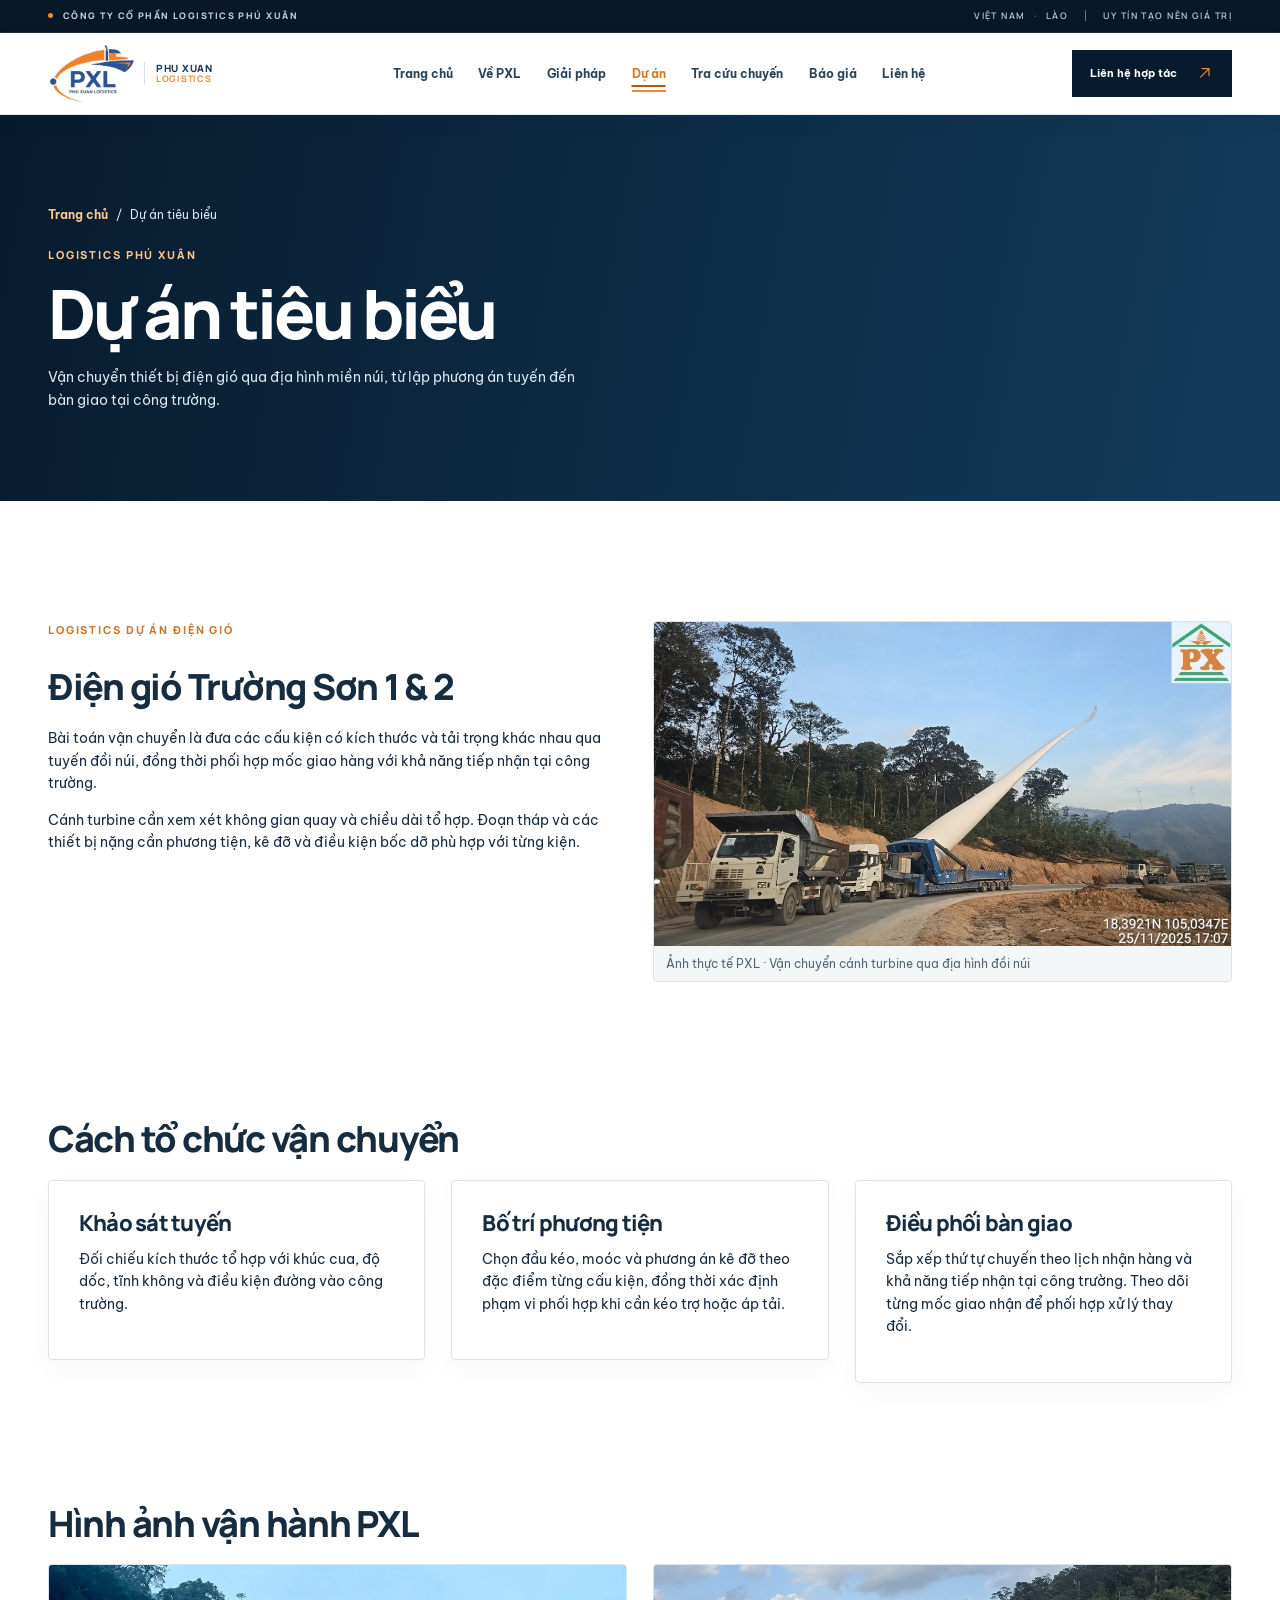
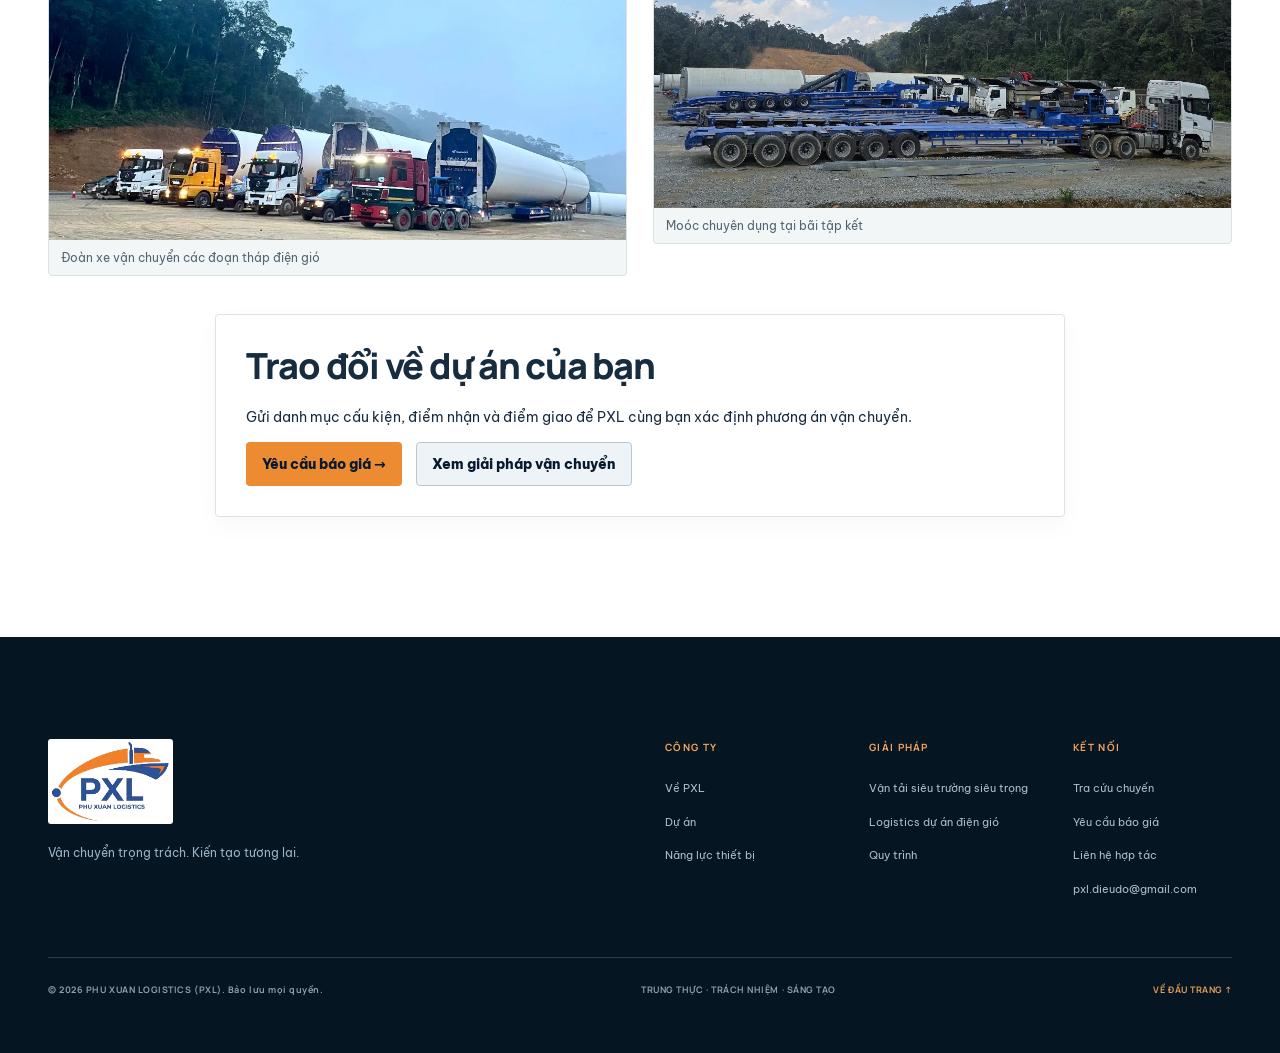
<file: du-an.html>
<!doctype html><html lang="vi"><head><meta charset="utf-8"><meta name="viewport" content="width=device-width, initial-scale=1"><meta name="robots" content="noindex,nofollow"><meta name="description" content="Dự án tiêu biểu · Công ty Cổ phần Logistics Phú Xuân"><title>Dự án tiêu biểu | Logistics Phú Xuân</title><link rel="stylesheet" href="assets/site.css"><link rel="preconnect" href="https://fonts.googleapis.com" />
  <link rel="preconnect" href="https://fonts.gstatic.com" crossorigin />
  <link href="https://fonts.googleapis.com/css2?family=Be+Vietnam+Pro:wght@300;400;500;600;700;800&family=Manrope:wght@400;500;600;700;800&display=swap" rel="stylesheet" />
  <link rel="stylesheet" href="css/styles.css" /><script src="assets/site.js" defer></script></head><body class="detail-page"><a class="skip-link" href="#main">Đi đến nội dung chính</a><svg aria-hidden="true" xmlns="http://www.w3.org/2000/svg" class="svg-defs">
    <symbol id="i-arrow" viewBox="0 0 24 24"><path d="M5 12h14m-7-7 7 7-7 7"/></symbol>
    <symbol id="i-north" viewBox="0 0 24 24"><path d="M12 21V3m-7 7 7-7 7 7"/></symbol>
    <symbol id="i-arrow-up" viewBox="0 0 24 24"><path d="M5 17 17 5M7 5h10v10"/></symbol>
    <symbol id="i-check" viewBox="0 0 24 24"><path d="m4 12 5 5L20 6"/></symbol>
    <symbol id="i-pin" viewBox="0 0 24 24"><path d="M20 10c0 5.5-8 11-8 11S4 15.5 4 10a8 8 0 1 1 16 0Z"/><circle cx="12" cy="10" r="2.5"/></symbol>
    <symbol id="i-truck" viewBox="0 0 24 24"><path d="M2 5h13v12H2zM15 9h4l3 4v4h-7z"/><circle cx="6" cy="18" r="2"/><circle cx="18" cy="18" r="2"/></symbol>
    <symbol id="i-wind" viewBox="0 0 24 24"><path d="m12 3 0 18M12 10 5 4M12 10l8-4M12 10l-3 10M9 21h6"/><circle cx="12" cy="10" r="1.5"/></symbol>
    <symbol id="i-route" viewBox="0 0 24 24"><circle cx="5" cy="6" r="2"/><circle cx="19" cy="18" r="2"/><path d="M7 6h7a4 4 0 0 1 0 8H9a4 4 0 0 0 0 8h8"/></symbol>
    <symbol id="i-crane" viewBox="0 0 24 24"><path d="M3 21h18M7 21V3h10M7 7h13l-4-4M17 7v8m-2 0h4m-2 0v3"/></symbol>
    <symbol id="i-warehouse" viewBox="0 0 24 24"><path d="m2 10 10-7 10 7v11H2zM2 10h20M8 21v-8h8v8M8 17h8"/></symbol>
    <symbol id="i-shield" viewBox="0 0 24 24"><path d="m12 2 9 4v6c0 5-4 8-9 10-5-2-9-5-9-10V6z"/><path d="m8 12 3 3 5-6"/></symbol>
    <symbol id="i-play" viewBox="0 0 24 24"><path d="m9 6 10 6-10 6z"/></symbol>
    <symbol id="i-menu" viewBox="0 0 24 24"><path d="M3 7h18M3 12h18M3 17h18"/></symbol>
    <symbol id="i-close" viewBox="0 0 24 24"><path d="M5 5l14 14M19 5 5 19"/></symbol>
  </svg>

  <div class="topline"><div class="container topline-inner"><div class="topline-left"><span class="top-dot"></span><span data-i18n="topline">CÔNG TY CỔ PHẦN LOGISTICS PHÚ XUÂN</span></div><div class="topline-right"><span data-i18n="topRegion">VIỆT NAM <span class="sep-dot">·</span> LÀO</span><span class="top-rule"></span><span class="topline-motto" data-i18n="topMotto">UY TÍN TẠO NÊN GIÁ TRỊ</span></div></div></div>
  <header class="site-header" id="header">
    <div class="container navbar">
      <a href="index.html" class="brand" aria-label="Phú Xuân Logistics — Trang chủ"><img src="images/pxl-logo.png" alt="PXL — Phú Xuân Logistics" width="115" height="75"/><span class="brand-sub">PHU XUAN <b>LOGISTICS</b></span></a>
      <nav class="desktop-nav" aria-label="Điều hướng chính"><a href="index.html">Trang chủ</a><a href="gioi-thieu.html">Về PXL</a><a href="giai-phap.html">Giải pháp</a><a href="du-an.html" aria-current="page" class="active">Dự án</a><a href="tien-do-chuyen.html">Tra cứu chuyến</a><a href="bao-gia.html">Báo giá</a><a href="lien-he.html">Liên hệ</a></nav>
      <div class="nav-actions"><a class="nav-contact" href="lien-he.html"><span data-i18n="navContact">Liên hệ hợp tác</span><svg><use href="#i-arrow-up"/></svg></a><button class="menu-btn" id="menuBtn" type="button" aria-expanded="false" aria-controls="mobileNav" aria-label="Mở menu"><svg><use href="#i-menu"/></svg></button></div>
    </div>
    <nav class="mobile-nav" id="mobileNav" aria-label="Điều hướng di động" hidden><a href="index.html">Trang chủ</a><a href="gioi-thieu.html">Về PXL</a><a href="giai-phap.html">Giải pháp</a><a href="du-an.html" aria-current="page" class="active">Dự án</a><a href="tien-do-chuyen.html">Tra cứu chuyến</a><a href="bao-gia.html">Báo giá</a><a href="lien-he.html">Liên hệ</a></nav>
  </header><main id="main">
<section class="intro"><div class="wrap"><nav class="breadcrumb" aria-label="Đường dẫn"><a href="index.html">Trang chủ</a><span aria-hidden="true">/</span><span aria-current="page">Dự án tiêu biểu</span></nav><p class="eyebrow">Logistics Phú Xuân</p><h1>Dự án tiêu biểu</h1><p>Vận chuyển thiết bị điện gió qua địa hình miền núi, từ lập phương án tuyến đến bàn giao tại công trường.</p></div></section>
<div class="wrap section">
<section class="grid" aria-labelledby="truong-son">
<div><p class="eyebrow">Logistics dự án điện gió</p><h2 id="truong-son">Điện gió Trường Sơn 1 &amp; 2</h2><p>Bài toán vận chuyển là đưa các cấu kiện có kích thước và tải trọng khác nhau qua tuyến đồi núi, đồng thời phối hợp mốc giao hàng với khả năng tiếp nhận tại công trường.</p><p>Cánh turbine cần xem xét không gian quay và chiều dài tổ hợp. Đoạn tháp và các thiết bị nặng cần phương tiện, kê đỡ và điều kiện bốc dỡ phù hợp với từng kiện.</p></div>
<figure><img src="images/project.webp" alt="Xe chuyên dụng chở cánh turbine trên đường đồi núi"><figcaption>Ảnh thực tế PXL · Vận chuyển cánh turbine qua địa hình đồi núi</figcaption></figure>
</section>
<section class="section" aria-labelledby="to-chuc"><h2 id="to-chuc">Cách tổ chức vận chuyển</h2><div class="grid three">
<article class="card"><h3>Khảo sát tuyến</h3><p>Đối chiếu kích thước tổ hợp với khúc cua, độ dốc, tĩnh không và điều kiện đường vào công trường.</p></article>
<article class="card"><h3>Bố trí phương tiện</h3><p>Chọn đầu kéo, moóc và phương án kê đỡ theo đặc điểm từng cấu kiện, đồng thời xác định phạm vi phối hợp khi cần kéo trợ hoặc áp tải.</p></article>
<article class="card"><h3>Điều phối bàn giao</h3><p>Sắp xếp thứ tự chuyến theo lịch nhận hàng và khả năng tiếp nhận tại công trường. Theo dõi từng mốc giao nhận để phối hợp xử lý thay đổi.</p></article>
</div></section>
<section aria-labelledby="gallery-title"><h2 id="gallery-title">Hình ảnh vận hành PXL</h2><div class="grid">
<figure><img loading="lazy" src="images/convoy.webp" alt="Đoàn xe PXL chở các đoạn tháp điện gió"><figcaption>Đoàn xe vận chuyển các đoạn tháp điện gió</figcaption></figure>
<figure><img loading="lazy" src="images/heavy-trailer.webp" alt="Moóc chuyên dụng của PXL tại bãi tập kết"><figcaption>Moóc chuyên dụng tại bãi tập kết</figcaption></figure>
</div></section>
<section class="card form-card"><h2>Trao đổi về dự án của bạn</h2><p>Gửi danh mục cấu kiện, điểm nhận và điểm giao để PXL cùng bạn xác định phương án vận chuyển.</p><div class="actions"><a class="button" href="bao-gia.html?kind=project">Yêu cầu báo giá →</a><a class="button secondary" href="giai-phap.html">Xem giải pháp vận chuyển</a></div></section>
</div></main><footer class="footer"><div class="container"><div class="footer-top"><div class="footer-brand"><img src="images/pxl-logo.png" alt="Phú Xuân Logistics" width="120" height="83"/><p data-i18n="footerLine">Vận chuyển trọng trách. Kiến tạo tương lai.</p></div><div class="footer-nav"><div><strong data-i18n="footerCompany">CÔNG TY</strong><a href="gioi-thieu.html" data-i18n="navAbout">Về PXL</a><a href="du-an.html" data-i18n="navProjects">Dự án</a><a href="index.html#fleet" data-i18n="navFleet">Năng lực thiết bị</a></div><div><strong data-i18n="footerServices">GIẢI PHÁP</strong><a href="giai-phap.html#van-tai-sieu-truong" data-i18n="service1">Vận tải siêu trường siêu trọng</a><a href="giai-phap.html#logistics-dien-gio" data-i18n="service2">Logistics dự án điện gió</a><a href="index.html#process" data-i18n="navProcess">Quy trình</a></div><div><strong data-i18n="footerConnect">KẾT NỐI</strong><a href="tien-do-chuyen.html">Tra cứu chuyến</a><a href="bao-gia.html">Yêu cầu báo giá</a><a href="lien-he.html" data-i18n="navContact">Liên hệ hợp tác</a><a href="mailto:pxl.dieudo@gmail.com">pxl.dieudo@gmail.com</a></div></div></div><div class="footer-bottom"><span>© <span id="year">2026</span> PHU XUAN LOGISTICS (PXL). <span data-i18n="rights">Bảo lưu mọi quyền.</span></span><span data-i18n="footerMotto">TRUNG THỰC · TRÁCH NHIỆM · SÁNG TẠO</span><a href="index.html#home" data-i18n="backTop">VỀ ĐẦU TRANG ↑</a></div></div></footer></body></html>
</file>
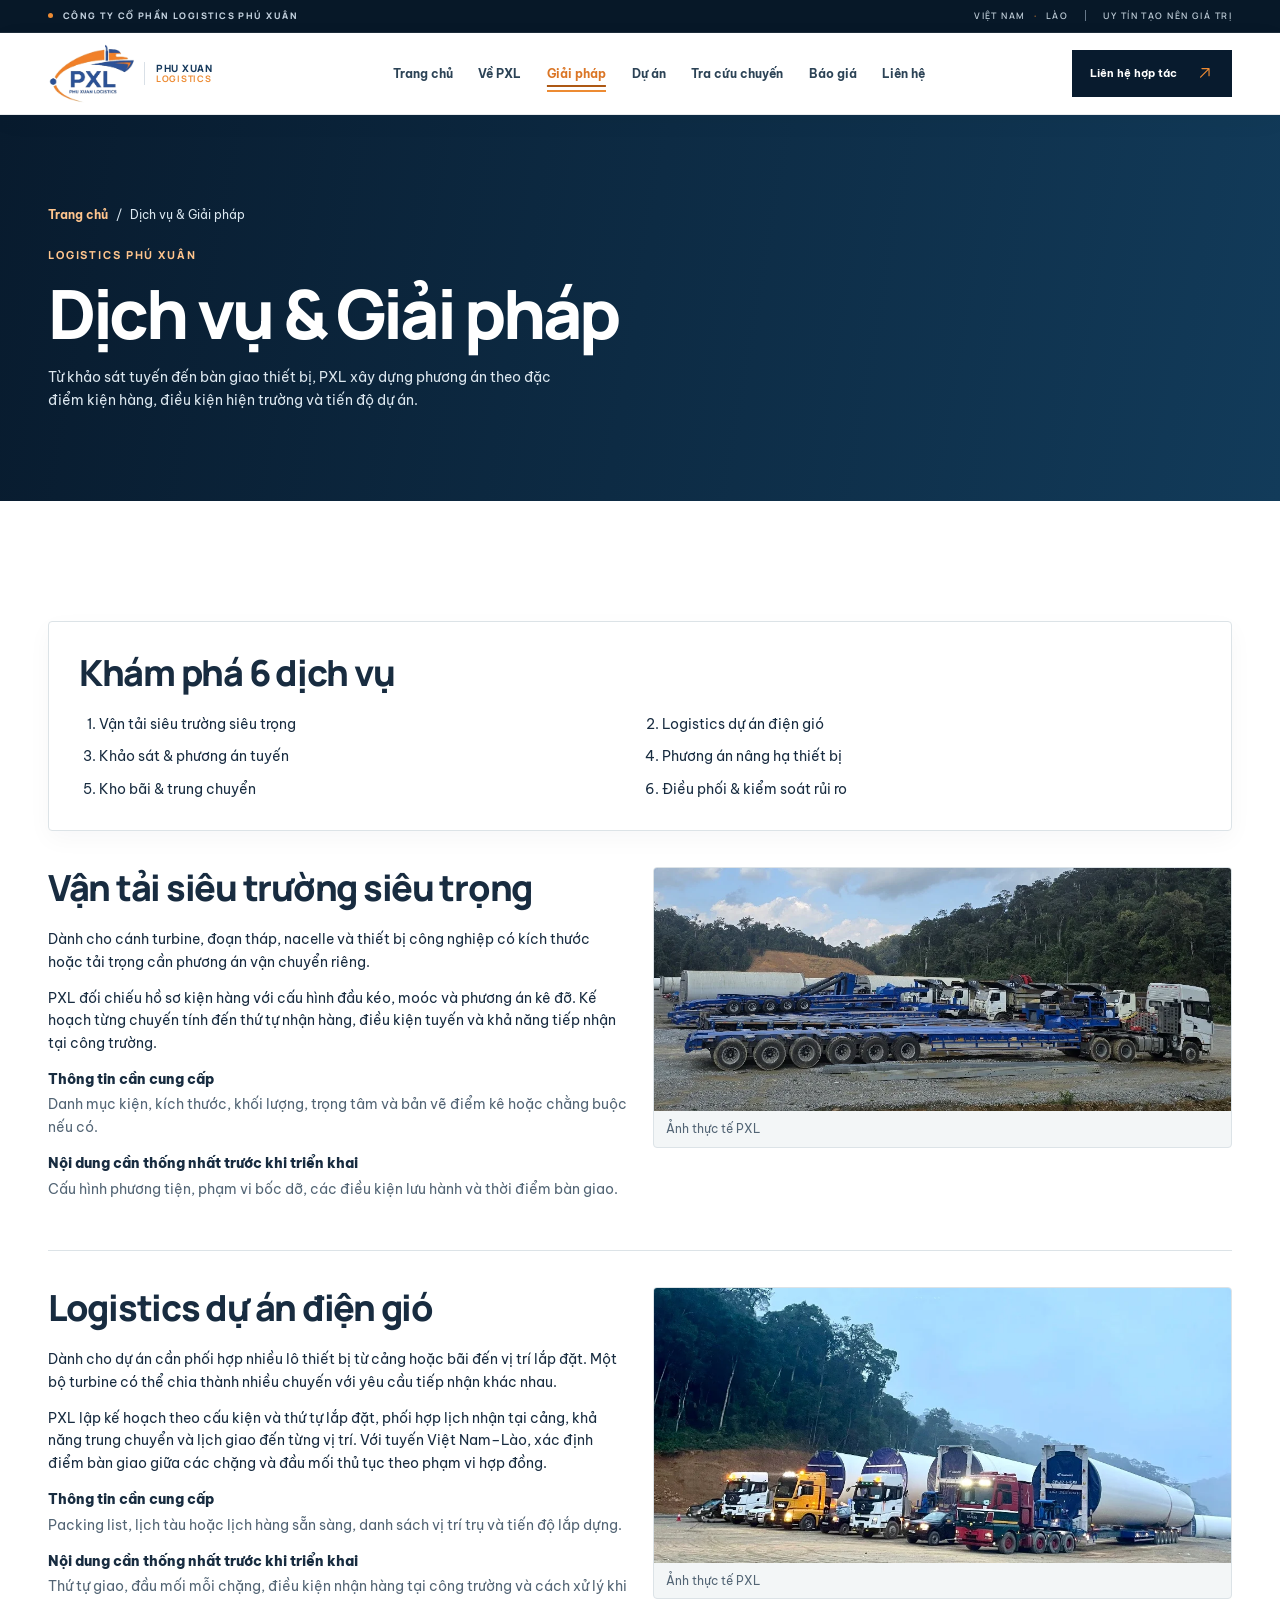
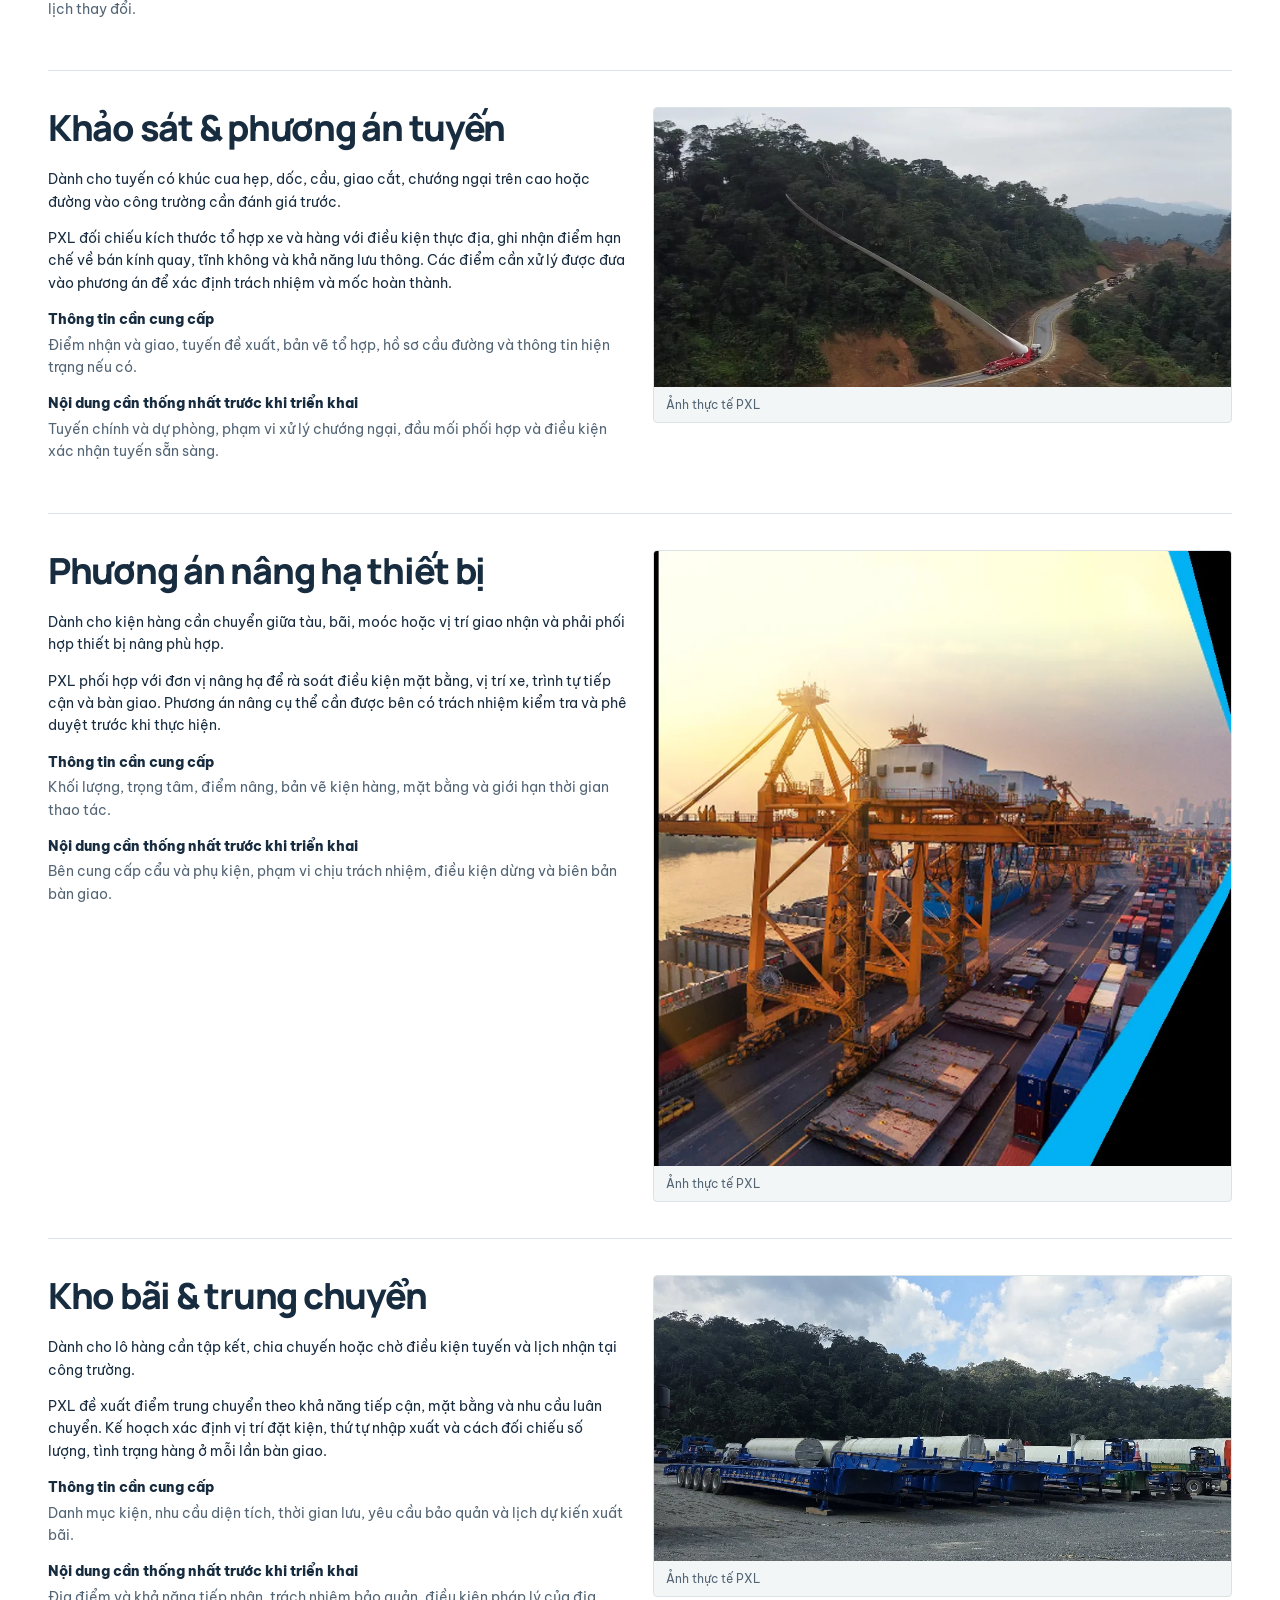
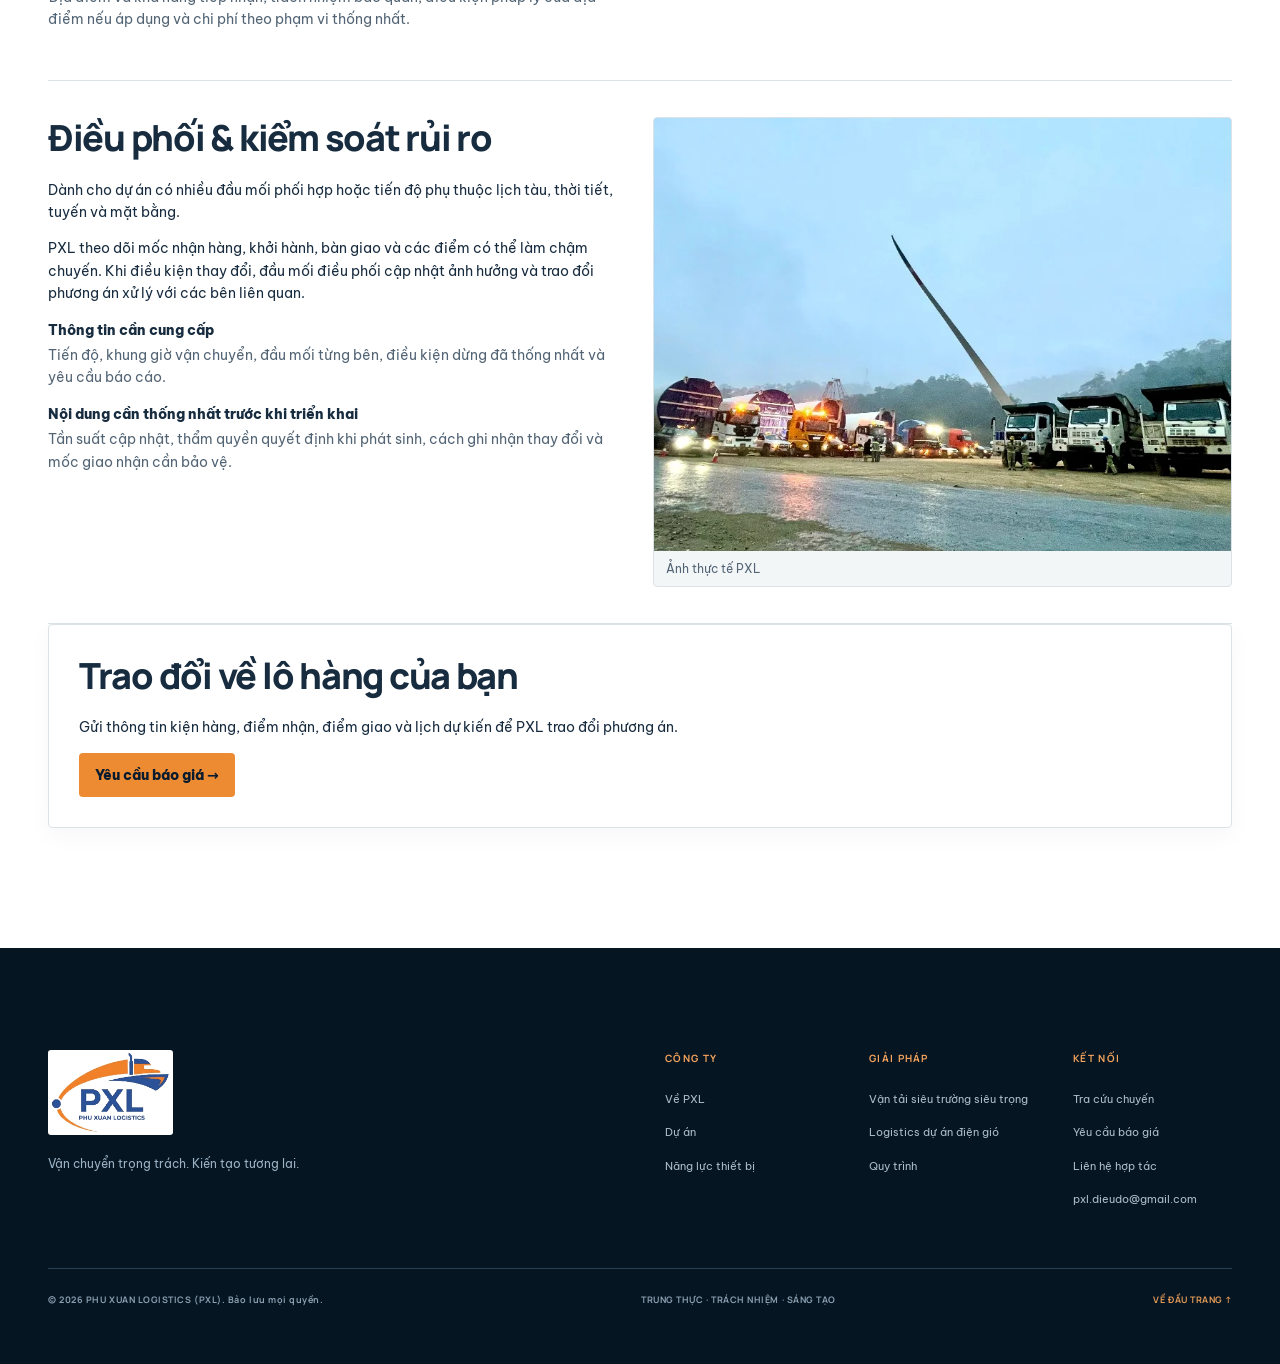
<file: giai-phap.html>
<!doctype html><html lang="vi"><head><meta charset="utf-8"><meta name="viewport" content="width=device-width, initial-scale=1"><meta name="robots" content="noindex,nofollow"><meta name="description" content="Dịch vụ &amp; Giải pháp · Công ty Cổ phần Logistics Phú Xuân"><title>Dịch vụ &amp; Giải pháp | Logistics Phú Xuân</title><link rel="stylesheet" href="assets/site.css"><link rel="preconnect" href="https://fonts.googleapis.com" />
  <link rel="preconnect" href="https://fonts.gstatic.com" crossorigin />
  <link href="https://fonts.googleapis.com/css2?family=Be+Vietnam+Pro:wght@300;400;500;600;700;800&family=Manrope:wght@400;500;600;700;800&display=swap" rel="stylesheet" />
  <link rel="stylesheet" href="css/styles.css" /><script src="assets/site.js" defer></script></head><body class="detail-page"><a class="skip-link" href="#main">Đi đến nội dung chính</a><svg aria-hidden="true" xmlns="http://www.w3.org/2000/svg" class="svg-defs">
    <symbol id="i-arrow" viewBox="0 0 24 24"><path d="M5 12h14m-7-7 7 7-7 7"/></symbol>
    <symbol id="i-north" viewBox="0 0 24 24"><path d="M12 21V3m-7 7 7-7 7 7"/></symbol>
    <symbol id="i-arrow-up" viewBox="0 0 24 24"><path d="M5 17 17 5M7 5h10v10"/></symbol>
    <symbol id="i-check" viewBox="0 0 24 24"><path d="m4 12 5 5L20 6"/></symbol>
    <symbol id="i-pin" viewBox="0 0 24 24"><path d="M20 10c0 5.5-8 11-8 11S4 15.5 4 10a8 8 0 1 1 16 0Z"/><circle cx="12" cy="10" r="2.5"/></symbol>
    <symbol id="i-truck" viewBox="0 0 24 24"><path d="M2 5h13v12H2zM15 9h4l3 4v4h-7z"/><circle cx="6" cy="18" r="2"/><circle cx="18" cy="18" r="2"/></symbol>
    <symbol id="i-wind" viewBox="0 0 24 24"><path d="m12 3 0 18M12 10 5 4M12 10l8-4M12 10l-3 10M9 21h6"/><circle cx="12" cy="10" r="1.5"/></symbol>
    <symbol id="i-route" viewBox="0 0 24 24"><circle cx="5" cy="6" r="2"/><circle cx="19" cy="18" r="2"/><path d="M7 6h7a4 4 0 0 1 0 8H9a4 4 0 0 0 0 8h8"/></symbol>
    <symbol id="i-crane" viewBox="0 0 24 24"><path d="M3 21h18M7 21V3h10M7 7h13l-4-4M17 7v8m-2 0h4m-2 0v3"/></symbol>
    <symbol id="i-warehouse" viewBox="0 0 24 24"><path d="m2 10 10-7 10 7v11H2zM2 10h20M8 21v-8h8v8M8 17h8"/></symbol>
    <symbol id="i-shield" viewBox="0 0 24 24"><path d="m12 2 9 4v6c0 5-4 8-9 10-5-2-9-5-9-10V6z"/><path d="m8 12 3 3 5-6"/></symbol>
    <symbol id="i-play" viewBox="0 0 24 24"><path d="m9 6 10 6-10 6z"/></symbol>
    <symbol id="i-menu" viewBox="0 0 24 24"><path d="M3 7h18M3 12h18M3 17h18"/></symbol>
    <symbol id="i-close" viewBox="0 0 24 24"><path d="M5 5l14 14M19 5 5 19"/></symbol>
  </svg>

  <div class="topline"><div class="container topline-inner"><div class="topline-left"><span class="top-dot"></span><span data-i18n="topline">CÔNG TY CỔ PHẦN LOGISTICS PHÚ XUÂN</span></div><div class="topline-right"><span data-i18n="topRegion">VIỆT NAM <span class="sep-dot">·</span> LÀO</span><span class="top-rule"></span><span class="topline-motto" data-i18n="topMotto">UY TÍN TẠO NÊN GIÁ TRỊ</span></div></div></div>
  <header class="site-header" id="header">
    <div class="container navbar">
      <a href="index.html" class="brand" aria-label="Phú Xuân Logistics — Trang chủ"><img src="images/pxl-logo.png" alt="PXL — Phú Xuân Logistics" width="115" height="75"/><span class="brand-sub">PHU XUAN <b>LOGISTICS</b></span></a>
      <nav class="desktop-nav" aria-label="Điều hướng chính"><a href="index.html">Trang chủ</a><a href="gioi-thieu.html">Về PXL</a><a href="giai-phap.html" aria-current="page" class="active">Giải pháp</a><a href="du-an.html">Dự án</a><a href="tien-do-chuyen.html">Tra cứu chuyến</a><a href="bao-gia.html">Báo giá</a><a href="lien-he.html">Liên hệ</a></nav>
      <div class="nav-actions"><a class="nav-contact" href="lien-he.html"><span data-i18n="navContact">Liên hệ hợp tác</span><svg><use href="#i-arrow-up"/></svg></a><button class="menu-btn" id="menuBtn" type="button" aria-expanded="false" aria-controls="mobileNav" aria-label="Mở menu"><svg><use href="#i-menu"/></svg></button></div>
    </div>
    <nav class="mobile-nav" id="mobileNav" aria-label="Điều hướng di động" hidden><a href="index.html">Trang chủ</a><a href="gioi-thieu.html">Về PXL</a><a href="giai-phap.html" aria-current="page" class="active">Giải pháp</a><a href="du-an.html">Dự án</a><a href="tien-do-chuyen.html">Tra cứu chuyến</a><a href="bao-gia.html">Báo giá</a><a href="lien-he.html">Liên hệ</a></nav>
  </header><main id="main"><section class="intro"><div class="wrap"><nav class="breadcrumb" aria-label="Đường dẫn"><a href="index.html">Trang chủ</a><span aria-hidden="true">/</span><span aria-current="page">Dịch vụ &amp; Giải pháp</span></nav><p class="eyebrow">Logistics Phú Xuân</p><h1>Dịch vụ &amp; Giải pháp</h1><p>Từ khảo sát tuyến đến bàn giao thiết bị, PXL xây dựng phương án theo đặc điểm kiện hàng, điều kiện hiện trường và tiến độ dự án.</p></div></section><div class="wrap section"><section class="card solutions-toc" aria-labelledby="toc-title"><h2 id="toc-title">Khám phá 6 dịch vụ</h2><ol><li><a href="#van-tai-sieu-truong">Vận tải siêu trường siêu trọng</a></li><li><a href="#logistics-dien-gio">Logistics dự án điện gió</a></li><li><a href="#khao-sat-tuyen">Khảo sát &amp; phương án tuyến</a></li><li><a href="#nang-ha-thiet-bi">Phương án nâng hạ thiết bị</a></li><li><a href="#kho-bai-trung-chuyen">Kho bãi &amp; trung chuyển</a></li><li><a href="#dieu-phoi-rui-ro">Điều phối &amp; kiểm soát rủi ro</a></li></ol></section><section class="solution grid" id="van-tai-sieu-truong" tabindex="-1" aria-labelledby="van-tai-sieu-truong-title"><div><h2 id="van-tai-sieu-truong-title">Vận tải siêu trường siêu trọng</h2><p>Dành cho cánh turbine, đoạn tháp, nacelle và thiết bị công nghiệp có kích thước hoặc tải trọng cần phương án vận chuyển riêng.</p><p>PXL đối chiếu hồ sơ kiện hàng với cấu hình đầu kéo, moóc và phương án kê đỡ. Kế hoạch từng chuyến tính đến thứ tự nhận hàng, điều kiện tuyến và khả năng tiếp nhận tại công trường.</p><dl><dt>Thông tin cần cung cấp</dt><dd>Danh mục kiện, kích thước, khối lượng, trọng tâm và bản vẽ điểm kê hoặc chằng buộc nếu có.</dd><dt>Nội dung cần thống nhất trước khi triển khai</dt><dd>Cấu hình phương tiện, phạm vi bốc dỡ, các điều kiện lưu hành và thời điểm bàn giao.</dd></dl></div><figure><img loading="lazy" src="images/heavy-trailer.webp" alt="Moóc chuyên dụng tại bãi PXL"><figcaption>Ảnh thực tế PXL</figcaption></figure></section><section class="solution grid" id="logistics-dien-gio" tabindex="-1" aria-labelledby="logistics-dien-gio-title"><div><h2 id="logistics-dien-gio-title">Logistics dự án điện gió</h2><p>Dành cho dự án cần phối hợp nhiều lô thiết bị từ cảng hoặc bãi đến vị trí lắp đặt. Một bộ turbine có thể chia thành nhiều chuyến với yêu cầu tiếp nhận khác nhau.</p><p>PXL lập kế hoạch theo cấu kiện và thứ tự lắp đặt, phối hợp lịch nhận tại cảng, khả năng trung chuyển và lịch giao đến từng vị trí. Với tuyến Việt Nam–Lào, xác định điểm bàn giao giữa các chặng và đầu mối thủ tục theo phạm vi hợp đồng.</p><dl><dt>Thông tin cần cung cấp</dt><dd>Packing list, lịch tàu hoặc lịch hàng sẵn sàng, danh sách vị trí trụ và tiến độ lắp dựng.</dd><dt>Nội dung cần thống nhất trước khi triển khai</dt><dd>Thứ tự giao, đầu mối mỗi chặng, điều kiện nhận hàng tại công trường và cách xử lý khi lịch thay đổi.</dd></dl></div><figure><img loading="lazy" src="images/convoy.webp" alt="Đoàn xe PXL chở cấu kiện điện gió"><figcaption>Ảnh thực tế PXL</figcaption></figure></section><section class="solution grid" id="khao-sat-tuyen" tabindex="-1" aria-labelledby="khao-sat-tuyen-title"><div><h2 id="khao-sat-tuyen-title">Khảo sát &amp; phương án tuyến</h2><p>Dành cho tuyến có khúc cua hẹp, dốc, cầu, giao cắt, chướng ngại trên cao hoặc đường vào công trường cần đánh giá trước.</p><p>PXL đối chiếu kích thước tổ hợp xe và hàng với điều kiện thực địa, ghi nhận điểm hạn chế về bán kính quay, tĩnh không và khả năng lưu thông. Các điểm cần xử lý được đưa vào phương án để xác định trách nhiệm và mốc hoàn thành.</p><dl><dt>Thông tin cần cung cấp</dt><dd>Điểm nhận và giao, tuyến đề xuất, bản vẽ tổ hợp, hồ sơ cầu đường và thông tin hiện trạng nếu có.</dd><dt>Nội dung cần thống nhất trước khi triển khai</dt><dd>Tuyến chính và dự phòng, phạm vi xử lý chướng ngại, đầu mối phối hợp và điều kiện xác nhận tuyến sẵn sàng.</dd></dl></div><figure><img loading="lazy" src="images/wind-road.webp" alt="Vận chuyển cánh turbine qua tuyến đồi núi"><figcaption>Ảnh thực tế PXL</figcaption></figure></section><section class="solution grid" id="nang-ha-thiet-bi" tabindex="-1" aria-labelledby="nang-ha-thiet-bi-title"><div><h2 id="nang-ha-thiet-bi-title">Phương án nâng hạ thiết bị</h2><p>Dành cho kiện hàng cần chuyển giữa tàu, bãi, moóc hoặc vị trí giao nhận và phải phối hợp thiết bị nâng phù hợp.</p><p>PXL phối hợp với đơn vị nâng hạ để rà soát điều kiện mặt bằng, vị trí xe, trình tự tiếp cận và bàn giao. Phương án nâng cụ thể cần được bên có trách nhiệm kiểm tra và phê duyệt trước khi thực hiện.</p><dl><dt>Thông tin cần cung cấp</dt><dd>Khối lượng, trọng tâm, điểm nâng, bản vẽ kiện hàng, mặt bằng và giới hạn thời gian thao tác.</dd><dt>Nội dung cần thống nhất trước khi triển khai</dt><dd>Bên cung cấp cẩu và phụ kiện, phạm vi chịu trách nhiệm, điều kiện dừng và biên bản bàn giao.</dd></dl></div><figure><img loading="lazy" src="images/port.webp" alt="Khu vực bốc xếp hàng tại cảng"><figcaption>Ảnh thực tế PXL</figcaption></figure></section><section class="solution grid" id="kho-bai-trung-chuyen" tabindex="-1" aria-labelledby="kho-bai-trung-chuyen-title"><div><h2 id="kho-bai-trung-chuyen-title">Kho bãi &amp; trung chuyển</h2><p>Dành cho lô hàng cần tập kết, chia chuyến hoặc chờ điều kiện tuyến và lịch nhận tại công trường.</p><p>PXL đề xuất điểm trung chuyển theo khả năng tiếp cận, mặt bằng và nhu cầu luân chuyển. Kế hoạch xác định vị trí đặt kiện, thứ tự nhập xuất và cách đối chiếu số lượng, tình trạng hàng ở mỗi lần bàn giao.</p><dl><dt>Thông tin cần cung cấp</dt><dd>Danh mục kiện, nhu cầu diện tích, thời gian lưu, yêu cầu bảo quản và lịch dự kiến xuất bãi.</dd><dt>Nội dung cần thống nhất trước khi triển khai</dt><dd>Địa điểm và khả năng tiếp nhận, trách nhiệm bảo quản, điều kiện pháp lý của địa điểm nếu áp dụng và chi phí theo phạm vi thống nhất.</dd></dl></div><figure><img loading="lazy" src="images/trailer.webp" alt="Khu tập kết moóc và cấu kiện của PXL"><figcaption>Ảnh thực tế PXL</figcaption></figure></section><section class="solution grid" id="dieu-phoi-rui-ro" tabindex="-1" aria-labelledby="dieu-phoi-rui-ro-title"><div><h2 id="dieu-phoi-rui-ro-title">Điều phối &amp; kiểm soát rủi ro</h2><p>Dành cho dự án có nhiều đầu mối phối hợp hoặc tiến độ phụ thuộc lịch tàu, thời tiết, tuyến và mặt bằng.</p><p>PXL theo dõi mốc nhận hàng, khởi hành, bàn giao và các điểm có thể làm chậm chuyến. Khi điều kiện thay đổi, đầu mối điều phối cập nhật ảnh hưởng và trao đổi phương án xử lý với các bên liên quan.</p><dl><dt>Thông tin cần cung cấp</dt><dd>Tiến độ, khung giờ vận chuyển, đầu mối từng bên, điều kiện dừng đã thống nhất và yêu cầu báo cáo.</dd><dt>Nội dung cần thống nhất trước khi triển khai</dt><dd>Tần suất cập nhật, thẩm quyền quyết định khi phát sinh, cách ghi nhận thay đổi và mốc giao nhận cần bảo vệ.</dd></dl></div><figure><img loading="lazy" src="images/night.webp" alt="Phương tiện PXL tập kết tại hiện trường"><figcaption>Ảnh thực tế PXL</figcaption></figure></section><section class="card"><h2>Trao đổi về lô hàng của bạn</h2><p>Gửi thông tin kiện hàng, điểm nhận, điểm giao và lịch dự kiến để PXL trao đổi phương án.</p><a class="button" href="bao-gia.html?kind=project">Yêu cầu báo giá →</a></section></div></main><footer class="footer"><div class="container"><div class="footer-top"><div class="footer-brand"><img src="images/pxl-logo.png" alt="Phú Xuân Logistics" width="120" height="83"/><p data-i18n="footerLine">Vận chuyển trọng trách. Kiến tạo tương lai.</p></div><div class="footer-nav"><div><strong data-i18n="footerCompany">CÔNG TY</strong><a href="gioi-thieu.html" data-i18n="navAbout">Về PXL</a><a href="du-an.html" data-i18n="navProjects">Dự án</a><a href="index.html#fleet" data-i18n="navFleet">Năng lực thiết bị</a></div><div><strong data-i18n="footerServices">GIẢI PHÁP</strong><a href="giai-phap.html#van-tai-sieu-truong" data-i18n="service1">Vận tải siêu trường siêu trọng</a><a href="giai-phap.html#logistics-dien-gio" data-i18n="service2">Logistics dự án điện gió</a><a href="index.html#process" data-i18n="navProcess">Quy trình</a></div><div><strong data-i18n="footerConnect">KẾT NỐI</strong><a href="tien-do-chuyen.html">Tra cứu chuyến</a><a href="bao-gia.html">Yêu cầu báo giá</a><a href="lien-he.html" data-i18n="navContact">Liên hệ hợp tác</a><a href="mailto:pxl.dieudo@gmail.com">pxl.dieudo@gmail.com</a></div></div></div><div class="footer-bottom"><span>© <span id="year">2026</span> PHU XUAN LOGISTICS (PXL). <span data-i18n="rights">Bảo lưu mọi quyền.</span></span><span data-i18n="footerMotto">TRUNG THỰC · TRÁCH NHIỆM · SÁNG TẠO</span><a href="index.html#home" data-i18n="backTop">VỀ ĐẦU TRANG ↑</a></div></div></footer></body></html>
</file>
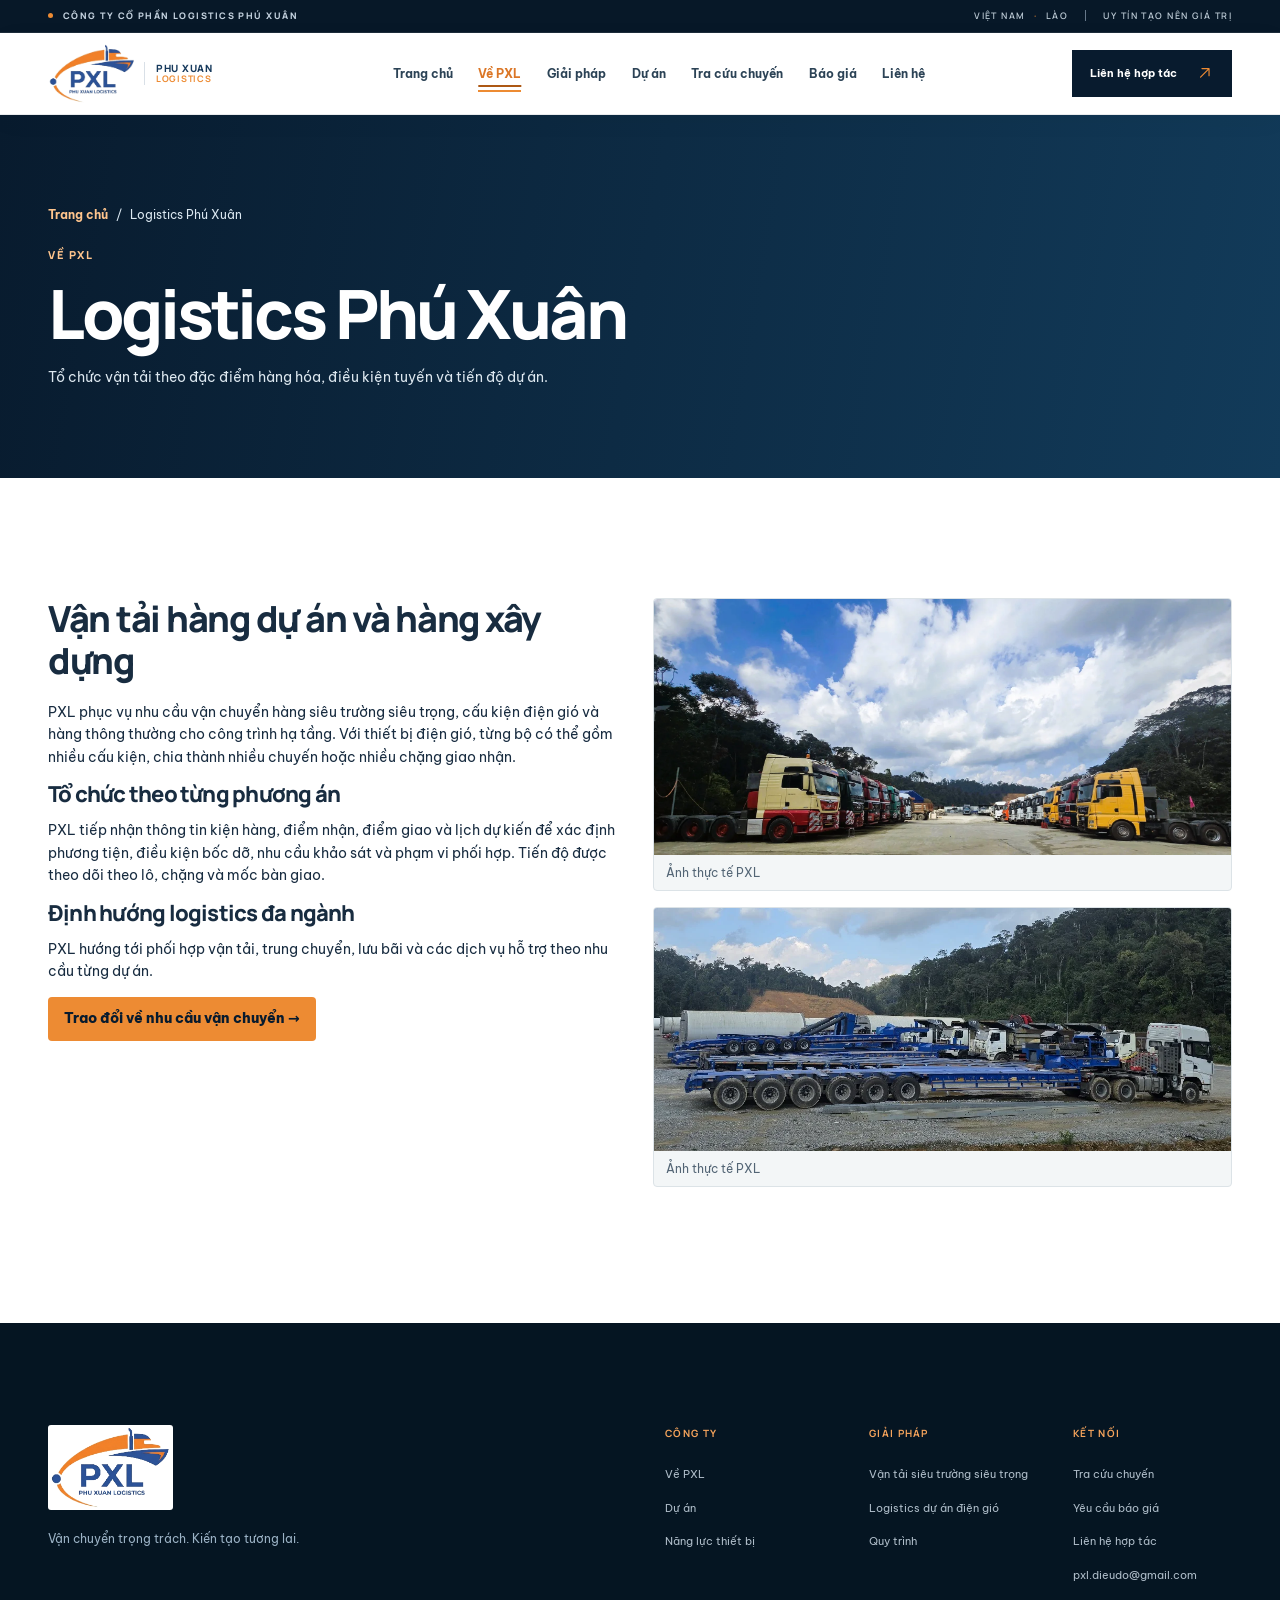
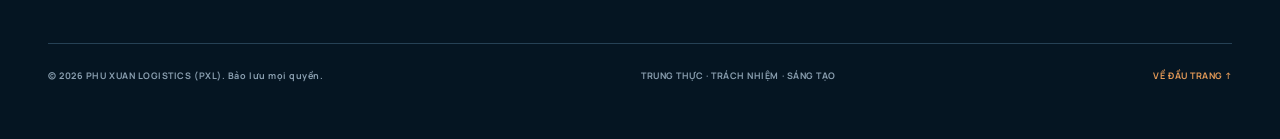
<file: gioi-thieu.html>
<!doctype html><html lang="vi"><head><meta charset="utf-8"><meta name="viewport" content="width=device-width, initial-scale=1"><meta name="robots" content="noindex,nofollow"><meta name="description" content="Giới thiệu PXL · Công ty Cổ phần Logistics Phú Xuân"><title>Giới thiệu PXL | Logistics Phú Xuân</title><link rel="stylesheet" href="assets/site.css"><link rel="preconnect" href="https://fonts.googleapis.com" />
  <link rel="preconnect" href="https://fonts.gstatic.com" crossorigin />
  <link href="https://fonts.googleapis.com/css2?family=Be+Vietnam+Pro:wght@300;400;500;600;700;800&family=Manrope:wght@400;500;600;700;800&display=swap" rel="stylesheet" />
  <link rel="stylesheet" href="css/styles.css" /><script src="assets/site.js" defer></script></head><body class="detail-page"><a class="skip-link" href="#main">Đi đến nội dung chính</a><svg aria-hidden="true" xmlns="http://www.w3.org/2000/svg" class="svg-defs">
    <symbol id="i-arrow" viewBox="0 0 24 24"><path d="M5 12h14m-7-7 7 7-7 7"/></symbol>
    <symbol id="i-north" viewBox="0 0 24 24"><path d="M12 21V3m-7 7 7-7 7 7"/></symbol>
    <symbol id="i-arrow-up" viewBox="0 0 24 24"><path d="M5 17 17 5M7 5h10v10"/></symbol>
    <symbol id="i-check" viewBox="0 0 24 24"><path d="m4 12 5 5L20 6"/></symbol>
    <symbol id="i-pin" viewBox="0 0 24 24"><path d="M20 10c0 5.5-8 11-8 11S4 15.5 4 10a8 8 0 1 1 16 0Z"/><circle cx="12" cy="10" r="2.5"/></symbol>
    <symbol id="i-truck" viewBox="0 0 24 24"><path d="M2 5h13v12H2zM15 9h4l3 4v4h-7z"/><circle cx="6" cy="18" r="2"/><circle cx="18" cy="18" r="2"/></symbol>
    <symbol id="i-wind" viewBox="0 0 24 24"><path d="m12 3 0 18M12 10 5 4M12 10l8-4M12 10l-3 10M9 21h6"/><circle cx="12" cy="10" r="1.5"/></symbol>
    <symbol id="i-route" viewBox="0 0 24 24"><circle cx="5" cy="6" r="2"/><circle cx="19" cy="18" r="2"/><path d="M7 6h7a4 4 0 0 1 0 8H9a4 4 0 0 0 0 8h8"/></symbol>
    <symbol id="i-crane" viewBox="0 0 24 24"><path d="M3 21h18M7 21V3h10M7 7h13l-4-4M17 7v8m-2 0h4m-2 0v3"/></symbol>
    <symbol id="i-warehouse" viewBox="0 0 24 24"><path d="m2 10 10-7 10 7v11H2zM2 10h20M8 21v-8h8v8M8 17h8"/></symbol>
    <symbol id="i-shield" viewBox="0 0 24 24"><path d="m12 2 9 4v6c0 5-4 8-9 10-5-2-9-5-9-10V6z"/><path d="m8 12 3 3 5-6"/></symbol>
    <symbol id="i-play" viewBox="0 0 24 24"><path d="m9 6 10 6-10 6z"/></symbol>
    <symbol id="i-menu" viewBox="0 0 24 24"><path d="M3 7h18M3 12h18M3 17h18"/></symbol>
    <symbol id="i-close" viewBox="0 0 24 24"><path d="M5 5l14 14M19 5 5 19"/></symbol>
  </svg>

  <div class="topline"><div class="container topline-inner"><div class="topline-left"><span class="top-dot"></span><span data-i18n="topline">CÔNG TY CỔ PHẦN LOGISTICS PHÚ XUÂN</span></div><div class="topline-right"><span data-i18n="topRegion">VIỆT NAM <span class="sep-dot">·</span> LÀO</span><span class="top-rule"></span><span class="topline-motto" data-i18n="topMotto">UY TÍN TẠO NÊN GIÁ TRỊ</span></div></div></div>
  <header class="site-header" id="header">
    <div class="container navbar">
      <a href="index.html" class="brand" aria-label="Phú Xuân Logistics — Trang chủ"><img src="images/pxl-logo.png" alt="PXL — Phú Xuân Logistics" width="115" height="75"/><span class="brand-sub">PHU XUAN <b>LOGISTICS</b></span></a>
      <nav class="desktop-nav" aria-label="Điều hướng chính"><a href="index.html">Trang chủ</a><a href="gioi-thieu.html" aria-current="page" class="active">Về PXL</a><a href="giai-phap.html">Giải pháp</a><a href="du-an.html">Dự án</a><a href="tien-do-chuyen.html">Tra cứu chuyến</a><a href="bao-gia.html">Báo giá</a><a href="lien-he.html">Liên hệ</a></nav>
      <div class="nav-actions"><a class="nav-contact" href="lien-he.html"><span data-i18n="navContact">Liên hệ hợp tác</span><svg><use href="#i-arrow-up"/></svg></a><button class="menu-btn" id="menuBtn" type="button" aria-expanded="false" aria-controls="mobileNav" aria-label="Mở menu"><svg><use href="#i-menu"/></svg></button></div>
    </div>
    <nav class="mobile-nav" id="mobileNav" aria-label="Điều hướng di động" hidden><a href="index.html">Trang chủ</a><a href="gioi-thieu.html" aria-current="page" class="active">Về PXL</a><a href="giai-phap.html">Giải pháp</a><a href="du-an.html">Dự án</a><a href="tien-do-chuyen.html">Tra cứu chuyến</a><a href="bao-gia.html">Báo giá</a><a href="lien-he.html">Liên hệ</a></nav>
  </header><main id="main"><section class="intro"><div class="wrap"><nav class="breadcrumb" aria-label="Đường dẫn"><a href="index.html">Trang chủ</a><span aria-hidden="true">/</span><span aria-current="page">Logistics Phú Xuân</span></nav><p class="eyebrow">Về PXL</p><h1>Logistics Phú Xuân</h1><p>Tổ chức vận tải theo đặc điểm hàng hóa, điều kiện tuyến và tiến độ dự án.</p></div></section><section class="wrap section grid"><article><h2>Vận tải hàng dự án và hàng xây dựng</h2><p>PXL phục vụ nhu cầu vận chuyển hàng siêu trường siêu trọng, cấu kiện điện gió và hàng thông thường cho công trình hạ tầng. Với thiết bị điện gió, từng bộ có thể gồm nhiều cấu kiện, chia thành nhiều chuyến hoặc nhiều chặng giao nhận.</p><h3>Tổ chức theo từng phương án</h3><p>PXL tiếp nhận thông tin kiện hàng, điểm nhận, điểm giao và lịch dự kiến để xác định phương tiện, điều kiện bốc dỡ, nhu cầu khảo sát và phạm vi phối hợp. Tiến độ được theo dõi theo lô, chặng và mốc bàn giao.</p><h3>Định hướng logistics đa ngành</h3><p>PXL hướng tới phối hợp vận tải, trung chuyển, lưu bãi và các dịch vụ hỗ trợ theo nhu cầu từng dự án.</p><a class="button" href="bao-gia.html">Trao đổi về nhu cầu vận chuyển →</a></article><div><figure><img src="images/fleet-line.webp" alt="Đội xe Phú Xuân Logistics"><figcaption>Ảnh thực tế PXL</figcaption></figure><figure><img src="images/heavy-trailer.webp" alt="Moóc nhiều trục của PXL tại bãi"><figcaption>Ảnh thực tế PXL</figcaption></figure></div></section></main><footer class="footer"><div class="container"><div class="footer-top"><div class="footer-brand"><img src="images/pxl-logo.png" alt="Phú Xuân Logistics" width="120" height="83"/><p data-i18n="footerLine">Vận chuyển trọng trách. Kiến tạo tương lai.</p></div><div class="footer-nav"><div><strong data-i18n="footerCompany">CÔNG TY</strong><a href="gioi-thieu.html" data-i18n="navAbout">Về PXL</a><a href="du-an.html" data-i18n="navProjects">Dự án</a><a href="index.html#fleet" data-i18n="navFleet">Năng lực thiết bị</a></div><div><strong data-i18n="footerServices">GIẢI PHÁP</strong><a href="giai-phap.html#van-tai-sieu-truong" data-i18n="service1">Vận tải siêu trường siêu trọng</a><a href="giai-phap.html#logistics-dien-gio" data-i18n="service2">Logistics dự án điện gió</a><a href="index.html#process" data-i18n="navProcess">Quy trình</a></div><div><strong data-i18n="footerConnect">KẾT NỐI</strong><a href="tien-do-chuyen.html">Tra cứu chuyến</a><a href="bao-gia.html">Yêu cầu báo giá</a><a href="lien-he.html" data-i18n="navContact">Liên hệ hợp tác</a><a href="mailto:pxl.dieudo@gmail.com">pxl.dieudo@gmail.com</a></div></div></div><div class="footer-bottom"><span>© <span id="year">2026</span> PHU XUAN LOGISTICS (PXL). <span data-i18n="rights">Bảo lưu mọi quyền.</span></span><span data-i18n="footerMotto">TRUNG THỰC · TRÁCH NHIỆM · SÁNG TẠO</span><a href="index.html#home" data-i18n="backTop">VỀ ĐẦU TRANG ↑</a></div></div></footer></body></html>
</file>
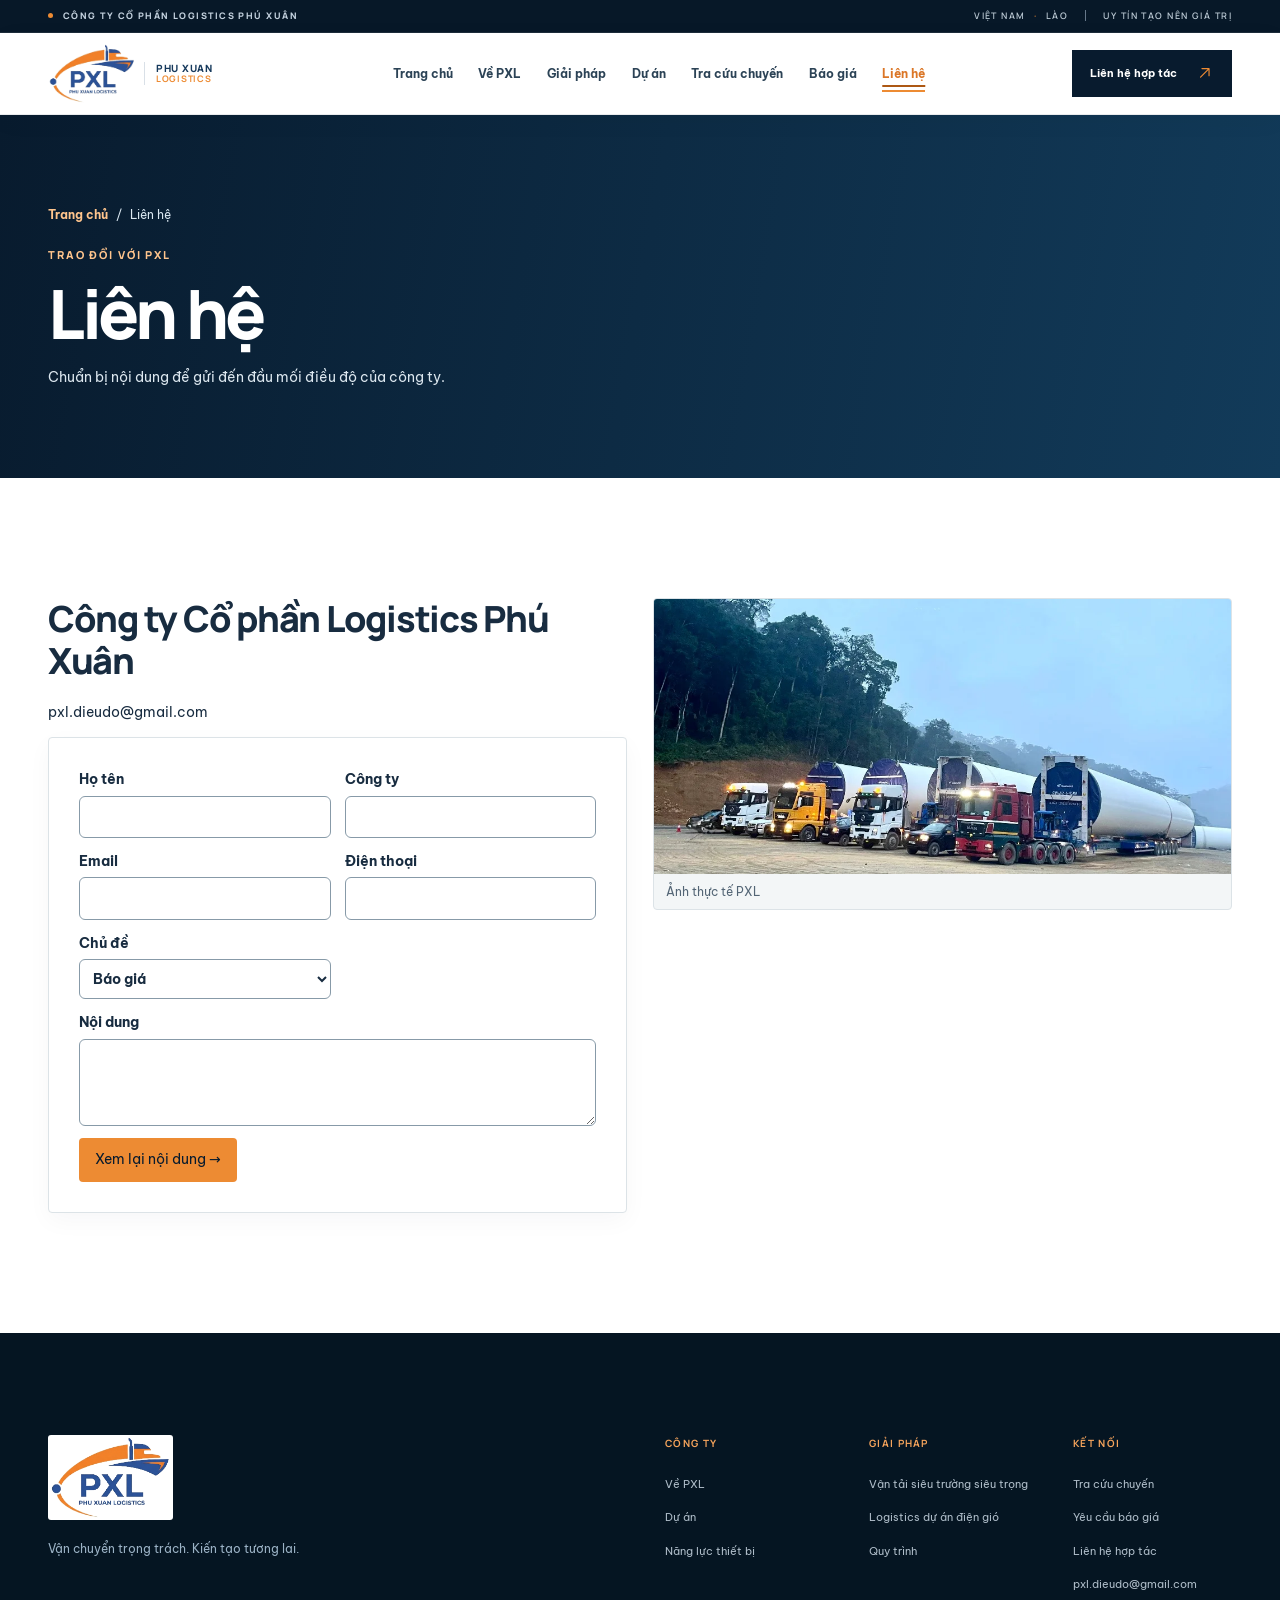
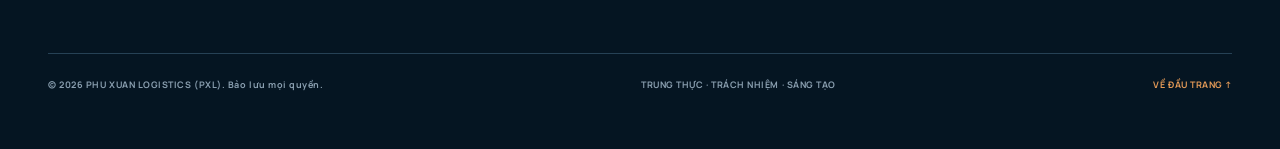
<file: lien-he.html>
<!doctype html><html lang="vi"><head><meta charset="utf-8"><meta name="viewport" content="width=device-width, initial-scale=1"><meta name="robots" content="noindex,nofollow"><meta name="description" content="Liên hệ · Công ty Cổ phần Logistics Phú Xuân"><title>Liên hệ | Logistics Phú Xuân</title><link rel="stylesheet" href="assets/site.css"><link rel="preconnect" href="https://fonts.googleapis.com" />
  <link rel="preconnect" href="https://fonts.gstatic.com" crossorigin />
  <link href="https://fonts.googleapis.com/css2?family=Be+Vietnam+Pro:wght@300;400;500;600;700;800&family=Manrope:wght@400;500;600;700;800&display=swap" rel="stylesheet" />
  <link rel="stylesheet" href="css/styles.css" /><script src="assets/site.js" defer></script></head><body class="detail-page"><a class="skip-link" href="#main">Đi đến nội dung chính</a><svg aria-hidden="true" xmlns="http://www.w3.org/2000/svg" class="svg-defs">
    <symbol id="i-arrow" viewBox="0 0 24 24"><path d="M5 12h14m-7-7 7 7-7 7"/></symbol>
    <symbol id="i-north" viewBox="0 0 24 24"><path d="M12 21V3m-7 7 7-7 7 7"/></symbol>
    <symbol id="i-arrow-up" viewBox="0 0 24 24"><path d="M5 17 17 5M7 5h10v10"/></symbol>
    <symbol id="i-check" viewBox="0 0 24 24"><path d="m4 12 5 5L20 6"/></symbol>
    <symbol id="i-pin" viewBox="0 0 24 24"><path d="M20 10c0 5.5-8 11-8 11S4 15.5 4 10a8 8 0 1 1 16 0Z"/><circle cx="12" cy="10" r="2.5"/></symbol>
    <symbol id="i-truck" viewBox="0 0 24 24"><path d="M2 5h13v12H2zM15 9h4l3 4v4h-7z"/><circle cx="6" cy="18" r="2"/><circle cx="18" cy="18" r="2"/></symbol>
    <symbol id="i-wind" viewBox="0 0 24 24"><path d="m12 3 0 18M12 10 5 4M12 10l8-4M12 10l-3 10M9 21h6"/><circle cx="12" cy="10" r="1.5"/></symbol>
    <symbol id="i-route" viewBox="0 0 24 24"><circle cx="5" cy="6" r="2"/><circle cx="19" cy="18" r="2"/><path d="M7 6h7a4 4 0 0 1 0 8H9a4 4 0 0 0 0 8h8"/></symbol>
    <symbol id="i-crane" viewBox="0 0 24 24"><path d="M3 21h18M7 21V3h10M7 7h13l-4-4M17 7v8m-2 0h4m-2 0v3"/></symbol>
    <symbol id="i-warehouse" viewBox="0 0 24 24"><path d="m2 10 10-7 10 7v11H2zM2 10h20M8 21v-8h8v8M8 17h8"/></symbol>
    <symbol id="i-shield" viewBox="0 0 24 24"><path d="m12 2 9 4v6c0 5-4 8-9 10-5-2-9-5-9-10V6z"/><path d="m8 12 3 3 5-6"/></symbol>
    <symbol id="i-play" viewBox="0 0 24 24"><path d="m9 6 10 6-10 6z"/></symbol>
    <symbol id="i-menu" viewBox="0 0 24 24"><path d="M3 7h18M3 12h18M3 17h18"/></symbol>
    <symbol id="i-close" viewBox="0 0 24 24"><path d="M5 5l14 14M19 5 5 19"/></symbol>
  </svg>

  <div class="topline"><div class="container topline-inner"><div class="topline-left"><span class="top-dot"></span><span data-i18n="topline">CÔNG TY CỔ PHẦN LOGISTICS PHÚ XUÂN</span></div><div class="topline-right"><span data-i18n="topRegion">VIỆT NAM <span class="sep-dot">·</span> LÀO</span><span class="top-rule"></span><span class="topline-motto" data-i18n="topMotto">UY TÍN TẠO NÊN GIÁ TRỊ</span></div></div></div>
  <header class="site-header" id="header">
    <div class="container navbar">
      <a href="index.html" class="brand" aria-label="Phú Xuân Logistics — Trang chủ"><img src="images/pxl-logo.png" alt="PXL — Phú Xuân Logistics" width="115" height="75"/><span class="brand-sub">PHU XUAN <b>LOGISTICS</b></span></a>
      <nav class="desktop-nav" aria-label="Điều hướng chính"><a href="index.html">Trang chủ</a><a href="gioi-thieu.html">Về PXL</a><a href="giai-phap.html">Giải pháp</a><a href="du-an.html">Dự án</a><a href="tien-do-chuyen.html">Tra cứu chuyến</a><a href="bao-gia.html">Báo giá</a><a href="lien-he.html" aria-current="page" class="active">Liên hệ</a></nav>
      <div class="nav-actions"><a class="nav-contact" href="lien-he.html"><span data-i18n="navContact">Liên hệ hợp tác</span><svg><use href="#i-arrow-up"/></svg></a><button class="menu-btn" id="menuBtn" type="button" aria-expanded="false" aria-controls="mobileNav" aria-label="Mở menu"><svg><use href="#i-menu"/></svg></button></div>
    </div>
    <nav class="mobile-nav" id="mobileNav" aria-label="Điều hướng di động" hidden><a href="index.html">Trang chủ</a><a href="gioi-thieu.html">Về PXL</a><a href="giai-phap.html">Giải pháp</a><a href="du-an.html">Dự án</a><a href="tien-do-chuyen.html">Tra cứu chuyến</a><a href="bao-gia.html">Báo giá</a><a href="lien-he.html" aria-current="page" class="active">Liên hệ</a></nav>
  </header><main id="main"><section class="intro"><div class="wrap"><nav class="breadcrumb" aria-label="Đường dẫn"><a href="index.html">Trang chủ</a><span aria-hidden="true">/</span><span aria-current="page">Liên hệ</span></nav><p class="eyebrow">Trao đổi với PXL</p><h1>Liên hệ</h1><p>Chuẩn bị nội dung để gửi đến đầu mối điều độ của công ty.</p></div></section><section class="wrap section grid"><div><h2>Công ty Cổ phần Logistics Phú Xuân</h2><p><a href="mailto:pxl.dieudo@gmail.com">pxl.dieudo@gmail.com</a></p><form method="post" id="contact" class="card"><div class="fields"><label>Họ tên<input type="text" name="name" required autocomplete="name"></label><label>Công ty<input type="text" name="company" autocomplete="organization"></label><label>Email<input type="email" name="email" autocomplete="email"></label><label>Điện thoại<input type="tel" name="phone" autocomplete="tel"></label><label>Chủ đề<select name="topic"><option value="Báo giá">Báo giá</option><option value="Tiến độ chuyến">Tiến độ chuyến</option><option value="Hợp tác">Hợp tác</option><option value="Khác">Khác</option></select></label></div><label>Nội dung<textarea name="message" rows="3" required></textarea></label><p class="error" role="alert"></p><button>Xem lại nội dung →</button></form><section id="review" class="card" hidden aria-labelledby="review-title"><h2 id="review-title" tabindex="-1">Xem lại nội dung</h2><label>Nội dung để gửi<textarea id="summary" rows="12" readonly></textarea></label><p id="email-note">Ứng dụng email sẽ mở bản nháp. Cậu cần bấm Gửi trong ứng dụng để chuyển yêu cầu đến PXL.</p><div class="actions"><button id="edit" type="button" class="secondary">Chỉnh sửa</button><button id="copy" type="button" class="secondary">Sao chép</button><a id="email-link" class="button">Mở email</a></div><p id="copy-status" role="status"></p></section></div><figure><img src="images/convoy.webp" alt="Đoàn xe PXL chở cấu kiện điện gió"><figcaption>Ảnh thực tế PXL</figcaption></figure></section></main><footer class="footer"><div class="container"><div class="footer-top"><div class="footer-brand"><img src="images/pxl-logo.png" alt="Phú Xuân Logistics" width="120" height="83"/><p data-i18n="footerLine">Vận chuyển trọng trách. Kiến tạo tương lai.</p></div><div class="footer-nav"><div><strong data-i18n="footerCompany">CÔNG TY</strong><a href="gioi-thieu.html" data-i18n="navAbout">Về PXL</a><a href="du-an.html" data-i18n="navProjects">Dự án</a><a href="index.html#fleet" data-i18n="navFleet">Năng lực thiết bị</a></div><div><strong data-i18n="footerServices">GIẢI PHÁP</strong><a href="giai-phap.html#van-tai-sieu-truong" data-i18n="service1">Vận tải siêu trường siêu trọng</a><a href="giai-phap.html#logistics-dien-gio" data-i18n="service2">Logistics dự án điện gió</a><a href="index.html#process" data-i18n="navProcess">Quy trình</a></div><div><strong data-i18n="footerConnect">KẾT NỐI</strong><a href="tien-do-chuyen.html">Tra cứu chuyến</a><a href="bao-gia.html">Yêu cầu báo giá</a><a href="lien-he.html" data-i18n="navContact">Liên hệ hợp tác</a><a href="mailto:pxl.dieudo@gmail.com">pxl.dieudo@gmail.com</a></div></div></div><div class="footer-bottom"><span>© <span id="year">2026</span> PHU XUAN LOGISTICS (PXL). <span data-i18n="rights">Bảo lưu mọi quyền.</span></span><span data-i18n="footerMotto">TRUNG THỰC · TRÁCH NHIỆM · SÁNG TẠO</span><a href="index.html#home" data-i18n="backTop">VỀ ĐẦU TRANG ↑</a></div></div></footer></body></html>
</file>
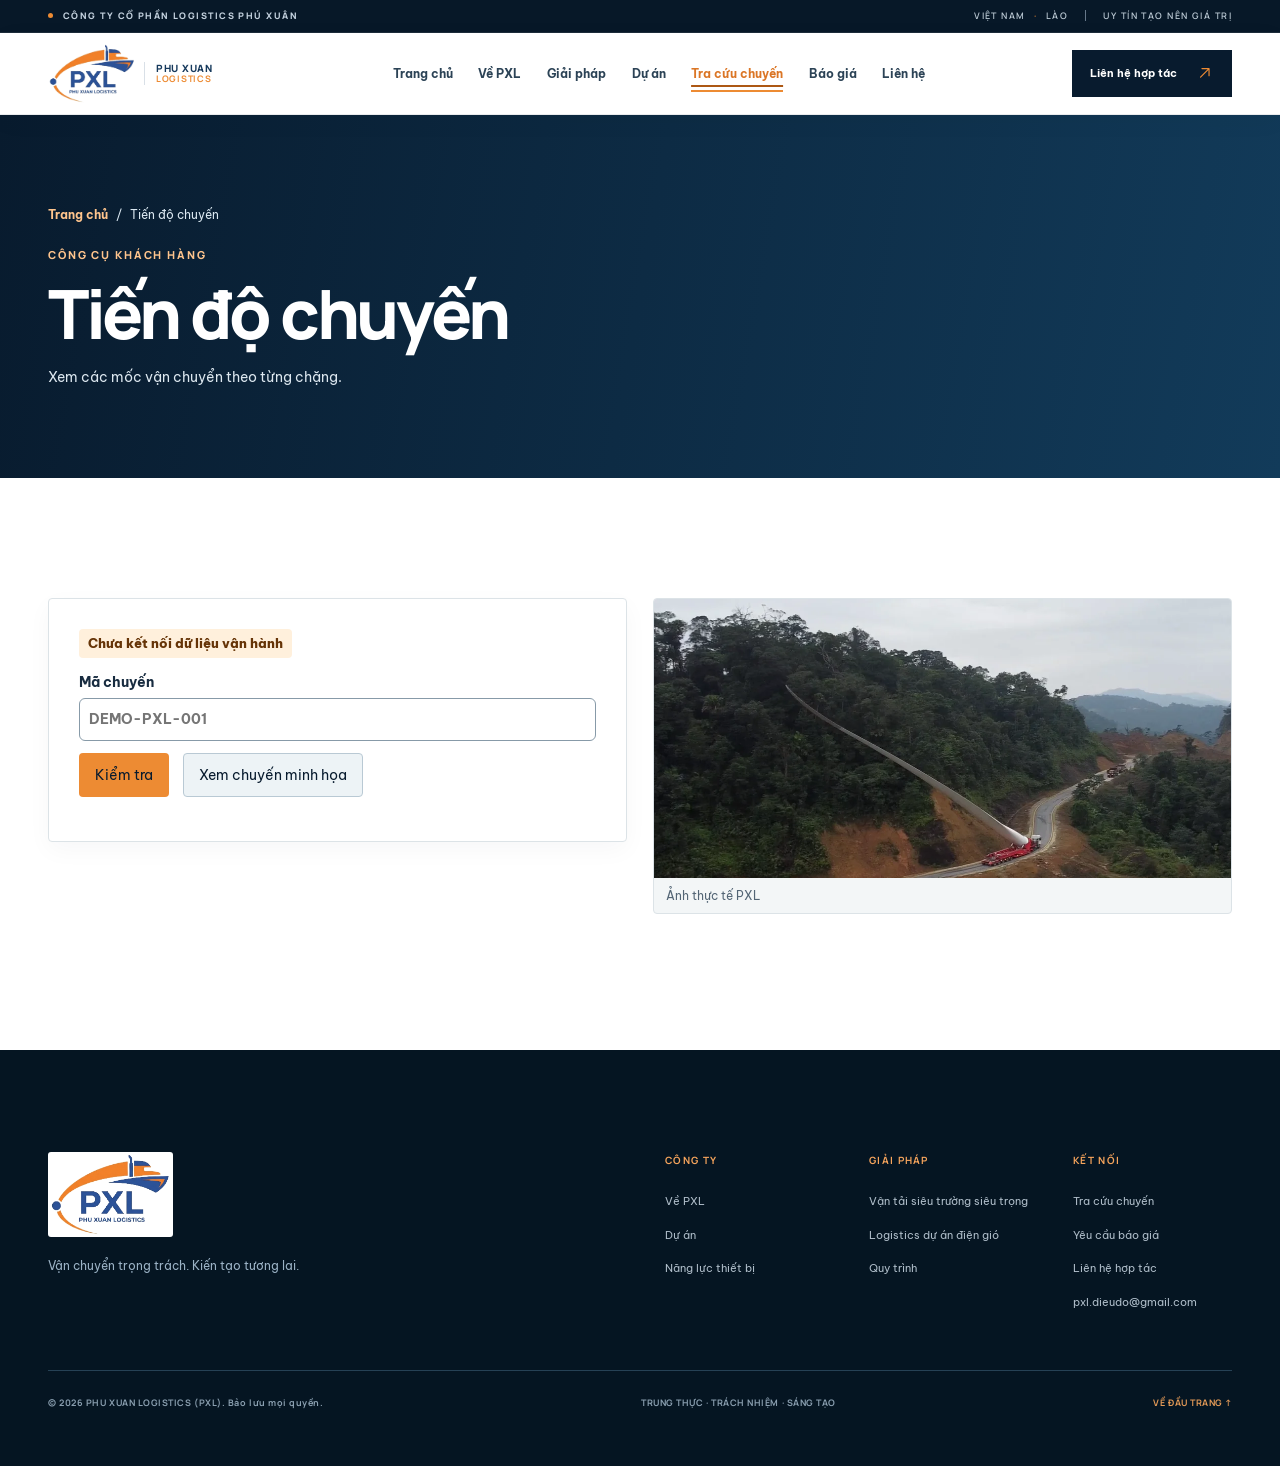
<file: tien-do-chuyen.html>
<!doctype html><html lang="vi"><head><meta charset="utf-8"><meta name="viewport" content="width=device-width, initial-scale=1"><meta name="robots" content="noindex,nofollow"><meta name="description" content="Tiến độ chuyến · Công ty Cổ phần Logistics Phú Xuân"><title>Tiến độ chuyến | Logistics Phú Xuân</title><link rel="stylesheet" href="assets/site.css"><link rel="preconnect" href="https://fonts.googleapis.com" />
  <link rel="preconnect" href="https://fonts.gstatic.com" crossorigin />
  <link href="https://fonts.googleapis.com/css2?family=Be+Vietnam+Pro:wght@300;400;500;600;700;800&family=Manrope:wght@400;500;600;700;800&display=swap" rel="stylesheet" />
  <link rel="stylesheet" href="css/styles.css" /><script src="assets/site.js" defer></script></head><body class="detail-page"><a class="skip-link" href="#main">Đi đến nội dung chính</a><svg aria-hidden="true" xmlns="http://www.w3.org/2000/svg" class="svg-defs">
    <symbol id="i-arrow" viewBox="0 0 24 24"><path d="M5 12h14m-7-7 7 7-7 7"/></symbol>
    <symbol id="i-north" viewBox="0 0 24 24"><path d="M12 21V3m-7 7 7-7 7 7"/></symbol>
    <symbol id="i-arrow-up" viewBox="0 0 24 24"><path d="M5 17 17 5M7 5h10v10"/></symbol>
    <symbol id="i-check" viewBox="0 0 24 24"><path d="m4 12 5 5L20 6"/></symbol>
    <symbol id="i-pin" viewBox="0 0 24 24"><path d="M20 10c0 5.5-8 11-8 11S4 15.5 4 10a8 8 0 1 1 16 0Z"/><circle cx="12" cy="10" r="2.5"/></symbol>
    <symbol id="i-truck" viewBox="0 0 24 24"><path d="M2 5h13v12H2zM15 9h4l3 4v4h-7z"/><circle cx="6" cy="18" r="2"/><circle cx="18" cy="18" r="2"/></symbol>
    <symbol id="i-wind" viewBox="0 0 24 24"><path d="m12 3 0 18M12 10 5 4M12 10l8-4M12 10l-3 10M9 21h6"/><circle cx="12" cy="10" r="1.5"/></symbol>
    <symbol id="i-route" viewBox="0 0 24 24"><circle cx="5" cy="6" r="2"/><circle cx="19" cy="18" r="2"/><path d="M7 6h7a4 4 0 0 1 0 8H9a4 4 0 0 0 0 8h8"/></symbol>
    <symbol id="i-crane" viewBox="0 0 24 24"><path d="M3 21h18M7 21V3h10M7 7h13l-4-4M17 7v8m-2 0h4m-2 0v3"/></symbol>
    <symbol id="i-warehouse" viewBox="0 0 24 24"><path d="m2 10 10-7 10 7v11H2zM2 10h20M8 21v-8h8v8M8 17h8"/></symbol>
    <symbol id="i-shield" viewBox="0 0 24 24"><path d="m12 2 9 4v6c0 5-4 8-9 10-5-2-9-5-9-10V6z"/><path d="m8 12 3 3 5-6"/></symbol>
    <symbol id="i-play" viewBox="0 0 24 24"><path d="m9 6 10 6-10 6z"/></symbol>
    <symbol id="i-menu" viewBox="0 0 24 24"><path d="M3 7h18M3 12h18M3 17h18"/></symbol>
    <symbol id="i-close" viewBox="0 0 24 24"><path d="M5 5l14 14M19 5 5 19"/></symbol>
  </svg>

  <div class="topline"><div class="container topline-inner"><div class="topline-left"><span class="top-dot"></span><span data-i18n="topline">CÔNG TY CỔ PHẦN LOGISTICS PHÚ XUÂN</span></div><div class="topline-right"><span data-i18n="topRegion">VIỆT NAM <span class="sep-dot">·</span> LÀO</span><span class="top-rule"></span><span class="topline-motto" data-i18n="topMotto">UY TÍN TẠO NÊN GIÁ TRỊ</span></div></div></div>
  <header class="site-header" id="header">
    <div class="container navbar">
      <a href="index.html" class="brand" aria-label="Phú Xuân Logistics — Trang chủ"><img src="images/pxl-logo.png" alt="PXL — Phú Xuân Logistics" width="115" height="75"/><span class="brand-sub">PHU XUAN <b>LOGISTICS</b></span></a>
      <nav class="desktop-nav" aria-label="Điều hướng chính"><a href="index.html">Trang chủ</a><a href="gioi-thieu.html">Về PXL</a><a href="giai-phap.html">Giải pháp</a><a href="du-an.html">Dự án</a><a href="tien-do-chuyen.html" aria-current="page" class="active">Tra cứu chuyến</a><a href="bao-gia.html">Báo giá</a><a href="lien-he.html">Liên hệ</a></nav>
      <div class="nav-actions"><a class="nav-contact" href="lien-he.html"><span data-i18n="navContact">Liên hệ hợp tác</span><svg><use href="#i-arrow-up"/></svg></a><button class="menu-btn" id="menuBtn" type="button" aria-expanded="false" aria-controls="mobileNav" aria-label="Mở menu"><svg><use href="#i-menu"/></svg></button></div>
    </div>
    <nav class="mobile-nav" id="mobileNav" aria-label="Điều hướng di động" hidden><a href="index.html">Trang chủ</a><a href="gioi-thieu.html">Về PXL</a><a href="giai-phap.html">Giải pháp</a><a href="du-an.html">Dự án</a><a href="tien-do-chuyen.html" aria-current="page" class="active">Tra cứu chuyến</a><a href="bao-gia.html">Báo giá</a><a href="lien-he.html">Liên hệ</a></nav>
  </header><main id="main"><section class="intro"><div class="wrap"><nav class="breadcrumb" aria-label="Đường dẫn"><a href="index.html">Trang chủ</a><span aria-hidden="true">/</span><span aria-current="page">Tiến độ chuyến</span></nav><p class="eyebrow">Công cụ khách hàng</p><h1>Tiến độ chuyến</h1><p>Xem các mốc vận chuyển theo từng chặng.</p></div></section><section class="wrap section"><div class="grid"><div class="card"><p class="tag">Chưa kết nối dữ liệu vận hành</p><form id="tracking"><label>Mã chuyến<input type="text" name="ma" required maxlength="60" placeholder="DEMO-PXL-001"></label><div class="actions"><button>Kiểm tra</button><button class="secondary" type="button" id="demo">Xem chuyến minh họa</button></div></form><p id="tracking-status" role="status"></p></div><figure><img src="images/wind-road.webp" alt="Vận chuyển cánh turbine trên tuyến đường đồi núi"><figcaption>Ảnh thực tế PXL</figcaption></figure></div><article id="result" class="card form-card" hidden><p class="tag">Dữ liệu minh họa</p><h2>DEMO-PXL-001</h2><p>Cánh turbine · Cảng A → Bãi B → Công trường C</p><p><strong>Trạng thái:</strong> Đang vận chuyển chặng 2<br><strong>Dự kiến giao:</strong> 15:30, 12/11/2026<br><strong>Cập nhật minh họa:</strong> 09:00, 12/11/2026 (UTC+7)</p><ol class="timeline"><li><strong>Chặng 1 · Cảng A → Bãi B</strong><br>Kế hoạch đến 17:00, 11/11 · Thực tế 16:50, 11/11.</li><li><strong>Chặng 2 · Bãi B → Công trường C</strong><br>Kế hoạch rời bãi 08:00, 12/11 · Thực tế 08:10, 12/11. Chưa có mốc giao thực tế.</li></ol><a href="lien-he.html?ma=DEMO-PXL-001">Liên hệ về chuyến →</a></article></section></main><footer class="footer"><div class="container"><div class="footer-top"><div class="footer-brand"><img src="images/pxl-logo.png" alt="Phú Xuân Logistics" width="120" height="83"/><p data-i18n="footerLine">Vận chuyển trọng trách. Kiến tạo tương lai.</p></div><div class="footer-nav"><div><strong data-i18n="footerCompany">CÔNG TY</strong><a href="gioi-thieu.html" data-i18n="navAbout">Về PXL</a><a href="du-an.html" data-i18n="navProjects">Dự án</a><a href="index.html#fleet" data-i18n="navFleet">Năng lực thiết bị</a></div><div><strong data-i18n="footerServices">GIẢI PHÁP</strong><a href="giai-phap.html#van-tai-sieu-truong" data-i18n="service1">Vận tải siêu trường siêu trọng</a><a href="giai-phap.html#logistics-dien-gio" data-i18n="service2">Logistics dự án điện gió</a><a href="index.html#process" data-i18n="navProcess">Quy trình</a></div><div><strong data-i18n="footerConnect">KẾT NỐI</strong><a href="tien-do-chuyen.html">Tra cứu chuyến</a><a href="bao-gia.html">Yêu cầu báo giá</a><a href="lien-he.html" data-i18n="navContact">Liên hệ hợp tác</a><a href="mailto:pxl.dieudo@gmail.com">pxl.dieudo@gmail.com</a></div></div></div><div class="footer-bottom"><span>© <span id="year">2026</span> PHU XUAN LOGISTICS (PXL). <span data-i18n="rights">Bảo lưu mọi quyền.</span></span><span data-i18n="footerMotto">TRUNG THỰC · TRÁCH NHIỆM · SÁNG TẠO</span><a href="index.html#home" data-i18n="backTop">VỀ ĐẦU TRANG ↑</a></div></div></footer></body></html>
</file>
<file: css/styles.css>
:root{--navy:#081b2e;--navy2:#0d2942;--navy3:#123b5a;--orange:#ed8b33;--orange2:#ffad55;--ink:#182c40;--inksoft:#587084;--line:#dce3e7;--off:#f7f8f7;--white:#fff;--font:'Be Vietnam Pro',system-ui,-apple-system,'Segoe UI',sans-serif;--display:'Manrope',var(--font);--ease:cubic-bezier(.2,.75,.3,1)}
*{box-sizing:border-box}html{scroll-behavior:smooth;scroll-padding-top:90px}body{margin:0;background:#fff;color:var(--ink);font-family:var(--font);font-size:14px;-webkit-font-smoothing:antialiased}body.locked{overflow:hidden}::selection{background:var(--orange);color:var(--navy)}a{color:inherit;text-decoration:none}button,input,textarea,select{font:inherit}button{cursor:pointer}img{display:block;max-width:100%}svg{width:20px;height:20px;fill:none;stroke:currentColor;stroke-width:1.65;stroke-linecap:round;stroke-linejoin:round;flex:none}.svg-defs{position:absolute;width:0;height:0;overflow:hidden}.container{width:min(100% - 96px,1336px);margin:0 auto}.skip-link{position:absolute;left:16px;top:-100px;padding:12px;background:#fff;z-index:120}.skip-link:focus{top:12px}.reveal{opacity:0;transform:translateY(22px);transition:opacity .85s ease,transform .85s var(--ease);transition-delay:var(--delay,0ms)}.reveal.visible{opacity:1;transform:translateY(0)}
.topline{background:#071828;color:#c3d1de;border-bottom:1px solid rgba(255,255,255,.09);height:33px}.topline-inner{height:100%;display:flex;justify-content:space-between;align-items:center}.topline-left,.topline-right{display:flex;align-items:center;gap:10px;font-family:var(--display);font-size:9px;letter-spacing:.16em;font-weight:800}.top-dot{display:block;background:var(--orange);height:5px;width:5px;border-radius:50%}.topline-right{font-weight:600;color:#b9c7d2;gap:17px}.top-rule{height:11px;width:1px;background:#66788a}.sep-dot{margin:0 5px;color:var(--orange)}
.site-header{position:sticky;top:0;height:82px;z-index:80;background:rgba(255,255,255,.97);border-bottom:1px solid rgba(15,35,54,.09);box-shadow:0 6px 25px rgba(9,24,41,.035);backdrop-filter:blur(18px)}.navbar{display:flex;height:100%;align-items:center;justify-content:space-between;gap:26px}.brand{display:flex;align-items:center;min-width:198px;gap:8px}.brand img{width:88px;height:69px;object-fit:contain}.brand-sub{font-family:var(--display);font-size:11px;line-height:1.5;font-weight:800;letter-spacing:.12em;color:#16395c;display:flex;flex-direction:column;border-left:1px solid #d9e0e7;padding-left:11px}.brand-sub b{color:var(--orange);font-size:9px}.desktop-nav{display:flex;gap:clamp(18px,2vw,35px);align-items:center}.desktop-nav a{position:relative;padding:31px 0;font-size:12px;font-weight:700;white-space:nowrap;color:#2c4356;transition:color .2s}.desktop-nav a:hover,.desktop-nav a.active{color:#db7626}.desktop-nav a::after{content:'';position:absolute;bottom:22px;left:0;width:0;height:2px;background:var(--orange);transition:width .3s}.desktop-nav a:hover::after,.desktop-nav a.active::after{width:100%}.nav-actions{display:flex;align-items:center;gap:17px}.lang-toggle{border:0;background:none;font-family:var(--display);font-size:12px;font-weight:800;color:var(--ink);padding:13px 5px}.lang-caret{color:var(--orange);font-size:12px}.nav-contact{background:var(--navy);padding:15px 18px;display:flex;align-items:center;gap:20px;white-space:nowrap;color:white;font-size:11px;font-weight:700;transition:background .25s,transform .25s}.nav-contact svg{width:17px;height:17px;color:var(--orange)}.nav-contact:hover{background:#214667;transform:translateY(-2px)}.menu-btn{display:none;background:none;border:0;color:var(--navy);padding:9px}.menu-btn svg{width:28px;height:28px}.mobile-nav{background:#fff;padding:12px 24px 22px;box-shadow:0 15px 20px rgba(0,0,0,.07);border-top:1px solid #e5e5e5}.mobile-nav:not([hidden]){display:flex;flex-direction:column}.mobile-nav a{padding:15px 4px;font-weight:700;border-bottom:1px solid #e9eef2}
/* HERO */
.hero{position:relative;isolation:isolate;height:min(780px,calc(100svh - 115px));min-height:610px;background:#071b2c;overflow:hidden;color:white}.hero-photo,.hero-overlay,.hero-grid{position:absolute;inset:0;z-index:-2}.hero-photo{background-image:url('../images/hero-road.webp');background-size:cover;background-position:center 47%;filter:saturate(.8) contrast(1.1);transform:scale(1.03);animation:heroZoom 16s ease-out forwards}.hero-overlay{z-index:-1;background:linear-gradient(90deg,rgba(4,22,39,.97) 0%,rgba(5,25,42,.94) 25%,rgba(8,27,45,.79) 46%,rgba(9,29,42,.28) 78%,rgba(8,31,46,.4) 100%),linear-gradient(0deg,rgba(4,17,29,.9) 0%,transparent 33%,transparent 74%,rgba(5,22,34,.1))}.hero-grid{z-index:-1;opacity:.25;background-image:linear-gradient(90deg,transparent calc(25% - 1px),#7591a7 25%,transparent calc(25% + 1px)),linear-gradient(90deg,transparent calc(75% - 1px),#7591a7 75%,transparent calc(75% + 1px));pointer-events:none}.hero-content{height:100%;display:flex;justify-content:space-between;align-items:center;position:relative;padding-bottom:43px}.hero-copy{width:min(800px,75%);padding-top:40px}.eyebrow{display:flex;align-items:center;gap:14px;font-family:var(--display);font-size:11px;font-weight:800;letter-spacing:.17em;text-transform:uppercase;color:#ca742e;margin-bottom:28px}.eyebrow-line{display:inline-block;width:28px;height:2px;background:var(--orange);flex:none}.eyebrow.light{color:#f9bd85}.hero h1{font-size:clamp(48px,5.1vw,76px);font-weight:800;letter-spacing:-.062em;line-height:1.21;margin:0 0 24px;max-width:900px}.hero h1 em{color:var(--orange2);font-style:normal}.hero-lead{max-width:570px;font-size:16px;line-height:1.93;font-weight:400;color:#d8e4ed;margin:0 0 34px}.hero-ctas{display:flex;gap:13px;align-items:center}.btn{min-height:57px;display:inline-flex;gap:27px;justify-content:center;align-items:center;padding:15px 19px 15px 24px;font-size:12px;font-weight:800;transition:all .28s var(--ease)}.btn svg{width:19px}.btn-primary{background:var(--orange);color:#0b2237}.btn-primary:hover{background:#ffad5a;transform:translateY(-3px)}.btn-secondary{color:#fff;border:1px solid rgba(255,255,255,.44);backdrop-filter:blur(6px);background:rgba(255,255,255,.05)}.btn-secondary:hover{background:rgba(255,255,255,.16)}.hero-side{height:260px;display:flex;align-items:flex-start}.hero-vertical{writing-mode:vertical-rl;display:flex;align-items:center;gap:18px;color:rgba(255,255,255,.6);font-family:var(--display);font-size:10px;letter-spacing:.2em;font-weight:800}.side-rule{height:80px;width:1px;background:#e79548;display:block}.hero-bottom{position:absolute;left:50%;bottom:22px;transform:translateX(-50%);z-index:2;display:flex;align-items:center;justify-content:space-between;border-top:1px solid rgba(255,255,255,.2);padding-top:22px}.hero-index{display:flex;align-items:center;gap:13px;color:#cbdce8;font-size:10px;letter-spacing:.11em;font-weight:700}.index-circle{width:31px;height:31px;border:1px solid #f2a45a;border-radius:50%;display:grid;place-items:center;color:var(--orange2)}.index-circle svg{width:17px;height:17px}.hero-coords{display:flex;gap:27px;color:#c5d3dd;font-family:var(--display);font-size:10px;letter-spacing:.15em}.scroll-indicator{display:flex;align-items:center;gap:19px;font-size:9px;letter-spacing:.13em;font-family:var(--display);font-weight:800;color:#eff4f8}.mouse-arrow{width:27px;height:37px;border:1px solid rgba(255,255,255,.42);border-radius:15px;display:grid;place-items:center;font-size:18px;color:var(--orange)}.hero-tag{position:absolute;top:43%;right:-147px;transform:rotate(90deg);background:var(--orange);color:#10253a;padding:15px 25px;font-family:var(--display);letter-spacing:.15em;font-size:10px;font-weight:800;min-width:370px;display:flex;align-items:center;gap:12px}.tag-dot{width:6px;height:6px;border-radius:50%;background:#0b293e}@keyframes heroZoom{to{transform:scale(1)}}
/* METRICS */
.metrics{background:#f6f7f5;border-bottom:1px solid #e9eced}.metrics-grid{display:grid;grid-template-columns:repeat(4,1fr);padding:31px 0}.metric{padding:8px 20px 8px 36px;border-right:1px solid #d9e0e3;display:flex;flex-direction:column;gap:8px}.metric:first-child{padding-left:0}.metric-last{border:none}.metric strong{font-family:var(--display);letter-spacing:-.04em;font-size:36px;font-weight:800;line-height:1.1;color:#173956}.metric-unit{font-size:.58em;color:var(--orange);padding-left:2px}.metric-mark{color:#db822e;font-size:20px;display:inline-block;vertical-align:middle;margin:0 4px}.metric>span{color:#617587;font-size:11px;font-weight:600;line-height:1.7}
/* GENERAL SECTIONS */
.section{padding:120px 0}.section-title{font-size:clamp(34px,3.3vw,51px);line-height:1.32;letter-spacing:-.055em;font-weight:800;color:#142e44;margin:0}.section-title .muted{color:#8699a6}.section-head{display:flex;justify-content:space-between;align-items:end;gap:60px;margin-bottom:45px}.section-head>.section-head-body{flex:1}.section-head>p{color:#63788a;width:330px;min-width:270px;line-height:1.9;font-size:13px;margin:0 0 8px}.lead-text{font-size:16px;font-weight:600;line-height:1.95;color:#173951}.body-text{font-size:13px;line-height:2;color:#647b8b}
/* ABOUT */
.section-about{background:#fff}.about-layout{display:grid;grid-template-columns:1.05fr 1fr;gap:clamp(60px,8vw,130px);align-items:center}.about-images{position:relative;padding:0 42px 70px 0;min-height:510px}.about-img-main{height:490px;overflow:hidden;position:relative;background:#e9eef2}.about-img-main img{width:100%;height:100%;object-fit:cover;object-position:60% center;filter:saturate(.84)}.img-index{position:absolute;top:20px;left:20px;font-family:var(--display);font-size:10px;letter-spacing:.14em;padding:9px 12px;background:var(--white);font-weight:800}.about-small{position:absolute;bottom:0;right:0;width:48%;height:185px;border:8px solid #fff;background:#d4dfe5}.about-small img{width:100%;height:100%;object-fit:cover}.about-stamp{position:absolute;width:130px;height:130px;bottom:22px;left:-38px;background:var(--orange);border-radius:100%;display:flex;flex-direction:column;justify-content:center;align-items:center;color:var(--navy);transform:rotate(-13deg);box-shadow:0 18px 40px rgba(15,32,47,.17)}.about-stamp svg{width:26px;height:26px;margin-bottom:6px}.about-stamp span{font-family:var(--display);font-weight:800;font-size:12px;text-align:center;line-height:1.35;letter-spacing:.07em}.about-text .section-title{margin-bottom:22px}.about-text .body-text{margin-bottom:25px}.value-cards{display:grid;grid-template-columns:repeat(3,1fr);border-top:1px solid #e3e8ed;border-bottom:1px solid #e3e8ed;margin:29px 0 28px}.value-cards>div{padding:18px 10px 19px 0;border-right:1px solid #e3e8ed;display:flex;flex-direction:column;gap:10px}.value-cards>div:not(:first-child){padding-left:18px}.value-cards>div:last-child{border-right:0}.value-cards strong{font-weight:800;font-size:12px;color:#173852}.small-symbol{color:#db802e;font-size:10px;font-weight:800;font-family:var(--display)}.text-link{display:inline-flex;align-items:center;gap:35px;font-weight:800;font-size:12px;color:#0b344d;padding-bottom:9px;border-bottom:1px solid var(--orange)}.text-link svg{width:18px;color:#df8533;transition:transform .25s}.text-link:hover svg{transform:translate(3px,-3px)}
/* SERVICES */
.section-services{position:relative;overflow:hidden;color:white;background:radial-gradient(circle at 110% -30%,#28516d 0%,transparent 42%),linear-gradient(135deg,#0b243b,#051727)}.service-noise{position:absolute;inset:0;pointer-events:none;opacity:.3;background-image:linear-gradient(rgba(255,255,255,.04) 1px,transparent 1px),linear-gradient(90deg,rgba(255,255,255,.04) 1px,transparent 1px);background-size:75px 75px}.section-services .section-title{color:white}.section-title .muted-light{color:#8ca8bb}.section-head-light>p{color:#a9bfcd}.service-grid{display:grid;grid-template-columns:repeat(3,1fr);gap:1px;border:1px solid #2e5065;background:#2e5065}.service-card{background:#0f2a42;padding:32px;min-height:294px;display:flex;justify-content:space-between;flex-direction:column;position:relative;overflow:hidden;transition:background .35s}.service-card::before{content:'';width:0;height:3px;background:var(--orange);position:absolute;top:0;left:0;transition:width .35s}.service-card:hover{background:#153852}.service-card:hover::before{width:100%}.service-card-top{display:flex;justify-content:space-between;align-items:start}.service-card-top>span{font-size:9px;letter-spacing:.14em;font-weight:800;color:#86a4ba;font-family:var(--display)}.service-icon{width:35px;height:35px;color:#f6a356;stroke-width:1.2}.service-card h3{color:white;font-size:18px;font-weight:800;line-height:1.5;max-width:285px;margin:0 0 11px}.service-card p{font-size:12px;color:#b6c6d2;line-height:1.85;max-width:290px;margin:0}.card-arrow{position:absolute;right:32px;bottom:32px;font-size:26px;font-weight:300;color:var(--orange);opacity:.7;transition:transform .3s}.service-card:hover .card-arrow{transform:translate(5px,-5px)}
/* PROJECTS */
.section-projects{background:#f8f9f8}.project-grid{display:grid;grid-template-columns:1.18fr 1fr;gap:16px;height:628px}.project-stack{display:flex;flex-direction:column;gap:16px}.project-card{position:relative;isolation:isolate;overflow:hidden;text-align:left;padding:0;border:0;background:#152d41;color:#fff;display:block;width:100%;flex:1;min-height:0}.project-card>img{position:absolute;z-index:-2;width:100%;height:100%;object-fit:cover;inset:0;transition:transform .9s var(--ease);filter:saturate(.83)}.project-card:hover>img{transform:scale(1.06)}.project-card:focus-visible{outline:3px solid var(--orange);outline-offset:2px}.project-feature img{object-position:center center}.project-small img{object-position:center 51%}.project-shade{position:absolute;inset:0;z-index:-1;background:linear-gradient(0deg,rgba(0,11,21,.92),rgba(1,15,29,.04) 65%)}.project-meta{position:absolute;left:37px;bottom:35px;right:80px;display:flex;flex-direction:column;gap:10px}.project-kicker{font-family:var(--display);font-weight:800;color:#f5aa67;font-size:10px;letter-spacing:.16em}.project-meta strong{font-size:clamp(20px,2.1vw,30px);line-height:1.42;font-weight:800;letter-spacing:-.035em}.project-small .project-meta strong{font-size:23px}.project-tag{font-size:12px;color:#d7e1e8;line-height:1.6}.project-open{position:absolute;right:25px;bottom:26px;background:var(--orange);width:47px;height:47px;display:grid;place-items:center;color:var(--navy);transition:transform .25s}.project-open svg{width:22px;height:22px}.project-card:hover .project-open{transform:translate(4px,-4px)}.photo-note{display:flex;align-items:center;gap:8px;margin-top:18px;color:#687d8c;font-size:11px}.photo-note svg{width:15px;height:15px;color:#e78d3f}
/* FLEET */
.section-fleet{background:white}.fleet-head{margin-bottom:38px}.fleet-toolbar{display:flex;justify-content:space-between;align-items:center;gap:20px;margin-bottom:25px}.filter-group{display:flex;gap:4px;border-bottom:1px solid #dce3e7;flex-wrap:wrap}.filter-button{background:transparent;border:0;color:#788b9b;font-size:11px;font-weight:800;padding:14px 18px 15px;position:relative;white-space:nowrap}.filter-button:first-child{padding-left:0}.filter-button.active{color:#103753}.filter-button.active::after{content:'';height:2px;background:var(--orange);left:0;right:0;bottom:-1px;position:absolute}.filter-button:hover{color:#ed8b33}.fleet-hint{display:flex;align-items:center;gap:7px;font-size:10px;color:#7a8c9a}.hint-dot{height:6px;width:6px;background:#f4a254;border-radius:50%}.fleet-grid{display:grid;grid-template-columns:repeat(3,1fr);gap:20px;align-items:stretch}.fleet-card{background:#f5f7f8;border:1px solid #e7ecee;transition:transform .3s,box-shadow .3s;min-width:0}.fleet-card:hover{transform:translateY(-5px);box-shadow:0 19px 35px rgba(23,50,74,.11)}.fleet-card-photo{height:215px;overflow:hidden;background:#dce5e8;position:relative}.fleet-card-photo img{height:100%;width:100%;object-fit:cover;transition:transform .6s}.fleet-card:hover img{transform:scale(1.045)}.fleet-card-category{position:absolute;top:16px;left:16px;background:white;color:#21425b;font-size:9px;letter-spacing:.09em;font-family:var(--display);font-weight:800;padding:9px 11px}.fleet-card-content{padding:22px 24px 24px}.fleet-card-index{color:#dc8435;font-size:10px;font-weight:800;font-family:var(--display);letter-spacing:.11em}.fleet-card h3{font-size:18px;line-height:1.45;margin:10px 0 8px;font-weight:800;color:#143651}.fleet-card p{font-size:11.5px;line-height:1.8;color:#647c8e;margin:0;min-height:42px}.fleet-spec{display:flex;gap:15px;align-items:center;border-top:1px solid #dce3e7;margin-top:21px;padding-top:15px;font-size:10px;font-weight:700;color:#3c5970}.fleet-spec svg{width:15px;height:15px;color:#df8436}.fleet-disclaimer{display:flex;gap:12px;align-items:center;border:1px solid #e4e9ed;background:#fafafa;padding:14px 20px;margin-top:25px;color:#718495}.fleet-disclaimer svg{height:20px;width:20px;flex:none;color:#c9874b}.fleet-disclaimer p{font-size:10px;line-height:1.7;margin:0}
/* QUOTE */
.quote-section{height:500px;background:#071c2e;position:relative;isolation:isolate;display:flex;align-items:center;color:#fff;overflow:hidden}.quote-photo,.quote-dark{position:absolute;inset:0;z-index:-2}.quote-photo{background-image:url('../images/fleet-line.webp');background-size:cover;background-position:center 48%;filter:saturate(.65)}.quote-dark{z-index:-1;background:linear-gradient(90deg,rgba(5,22,38,.97) 5%,rgba(5,26,45,.88) 51%,rgba(6,22,37,.65))}.quote-inner{position:relative;text-align:center;display:flex;flex-direction:column;align-items:center}.quote-stars{font-size:47px;color:var(--orange);line-height:1;margin-bottom:19px;font-weight:300}.quote-inner .eyebrow{margin-bottom:27px}.quote-inner blockquote{margin:0;font-size:clamp(36px,4.5vw,68px);font-weight:800;letter-spacing:-.05em;line-height:1.3}.quote-inner>p{font-size:14px;color:#c6d6e0;line-height:1.85;margin:21px 0 27px}.quote-signature{font-family:var(--display);font-size:11px;letter-spacing:.19em;color:#d5e1e8;font-weight:800}.quote-signature span{color:var(--orange);margin:0 10px}
/* PROCESS */
.section-process{background:#f7f8f6}.process-layout{display:grid;grid-template-columns:1fr .9fr;gap:9%;align-items:center}.process-list{border-top:1px solid #d7e0e5}.process-step{display:grid;grid-template-columns:54px 1fr 21px;align-items:start;gap:23px;padding:26px 10px 25px 0;border-bottom:1px solid #d7e0e5;cursor:pointer;transition:padding .2s,background .3s}.process-step:hover{padding-left:9px}.process-step.active{background:linear-gradient(90deg,rgba(237,139,51,.075),transparent 90%)}.process-step:focus-visible{outline:2px solid var(--orange)}.step-no{font-family:var(--display);font-size:13px;font-weight:800;color:#cb762f;margin-top:5px}.process-step h3{font-size:16px;font-weight:800;margin:0 0 8px;line-height:1.5;color:#24445d}.process-step p{font-size:12px;line-height:1.8;color:#647b8b;margin:0;max-width:470px}.step-plus{font-family:var(--display);font-size:23px;font-weight:300;color:#bdc8d0}.process-step.active .step-plus{color:var(--orange);transform:rotate(45deg)}.process-visual-photo{height:485px;position:relative;background:#e3e9eb}.process-visual-photo>img{width:100%;height:100%;object-fit:cover;filter:saturate(.85);transition:opacity .2s}.process-card{position:absolute;bottom:-22px;left:-30px;background:var(--navy);padding:25px 27px;min-width:260px;color:white;box-shadow:0 15px 36px rgba(0,0,0,.12)}.process-card>span{color:#f8a761;font-size:10px;letter-spacing:.16em;font-weight:800;font-family:var(--display)}.process-card strong{display:block;font-family:var(--display);font-size:18px;letter-spacing:.04em;margin-top:9px}.process-line{height:3px;width:100%;background:#35516b;margin-top:21px}.process-line span{width:25%;height:100%;background:var(--orange);display:block;transition:width .3s}.process-under{display:flex;justify-content:space-between;margin-top:49px;font-family:var(--display);color:#96a7b2;font-size:10px;font-weight:800;letter-spacing:.16em}
/* CONTACT */
.contact-section{background:#082137;color:#fff;padding:120px 0;position:relative;overflow:hidden}.contact-section::before{content:'';position:absolute;width:490px;height:490px;right:-250px;top:-100px;border:1px solid rgba(255,255,255,.08);border-radius:50%;box-shadow:0 0 0 90px rgba(255,255,255,.014),0 0 0 190px rgba(255,255,255,.012);pointer-events:none}.contact-layout{display:grid;grid-template-columns:.95fr 1fr;gap:clamp(45px,8vw,130px);position:relative}.contact-copy h2{font-size:clamp(38px,3.8vw,56px);letter-spacing:-.052em;line-height:1.3;margin:0 0 22px;font-weight:800}.contact-copy h2 em{font-style:normal;color:var(--orange2)}.contact-copy>p{font-size:14px;line-height:2;color:#afc4d4;max-width:510px}.contact-info{margin-top:49px;border-top:1px solid #31516a;max-width:450px}.contact-item{display:flex;gap:17px;padding:24px 0;border-bottom:1px solid #31516a}.contact-item>svg{color:var(--orange);width:22px;height:22px}.contact-item>div{display:flex;flex-direction:column;gap:8px}.contact-item small{font-family:var(--display);font-size:10px;letter-spacing:.12em;font-weight:800;color:#7f9db1}.contact-item span,.contact-item a{font-size:12px;line-height:1.8;color:#e1ebf1;max-width:330px}.contact-item a:hover{color:var(--orange2)}.contact-form-wrap{background:#fff;color:#203d53;padding:33px 36px 35px;box-shadow:0 25px 50px rgba(0,0,0,.09)}.form-head{display:flex;justify-content:space-between;align-items:center;color:#d8853b;font-family:var(--display);letter-spacing:.16em;font-weight:800;font-size:10px}.form-head span:last-child{font-size:25px;font-weight:400}.contact-form-wrap h3{font-size:22px;font-weight:800;letter-spacing:-.04em;margin:12px 0 6px}.form-description{font-size:11px;color:#7c8c98;line-height:1.7;margin:0 0 26px}.form-row{display:grid;grid-template-columns:1fr 1fr;gap:17px}.contact-form-wrap label{display:flex;flex-direction:column;gap:9px;margin-bottom:16px;font-size:11px;font-weight:800;color:#2e495e}.contact-form-wrap input,.contact-form-wrap select,.contact-form-wrap textarea{width:100%;padding:12px 13px;background:#f7f9fa;border:1px solid #e1e7ea;color:#1b384d;border-radius:0;outline:none;font-size:11.5px;font-weight:500;min-height:43px;transition:background .2s,border-color .2s}.contact-form-wrap input:focus,.contact-form-wrap textarea:focus,.contact-form-wrap select:focus{border-color:var(--orange);background:#fff}.contact-form-wrap input::placeholder,.contact-form-wrap textarea::placeholder{color:#a0adb7}.form-submit{width:100%;min-height:54px;border:0;background:var(--orange);color:#12293b;display:flex;align-items:center;justify-content:space-between;padding:0 18px;font-size:11.5px;font-weight:800;transition:background .2s}.form-submit:hover{background:#f7a251}.form-submit svg{width:20px}.form-status{min-height:20px;font-size:11px;color:#bc6732;line-height:1.7;margin:12px 0 0}.form-status.success{color:#2d7950}
/* FOOTER */
.footer{background:#051522;color:#fff}.footer-top{display:flex;justify-content:space-between;gap:70px;padding:70px 0 60px}.footer-brand img{width:125px;height:85px;object-fit:contain;background:#fff;border-radius:3px}.footer-brand p{color:#9bb2c5;font-size:12px;margin-top:19px}.footer-nav{display:grid;grid-template-columns:repeat(3,minmax(140px,1fr));gap:45px}.footer-nav>div{display:flex;flex-direction:column;gap:17px}.footer-nav strong{font-family:var(--display);font-size:10px;color:#f6a45c;letter-spacing:.13em;margin-bottom:8px}.footer-nav a{font-size:11px;color:#afbdc9;line-height:1.5;transition:color .2s}.footer-nav a:hover{color:#fff}.footer-bottom{border-top:1px solid #264155;min-height:64px;display:flex;align-items:center;justify-content:space-between;gap:20px;font-family:var(--display);font-size:9px;font-weight:700;letter-spacing:.06em;color:#8a9fb0}.footer-bottom a{color:#e49a57}.footer-bottom a:hover{color:#fff}.back-top{position:fixed;bottom:25px;right:25px;z-index:60;width:45px;height:45px;background:var(--orange);color:var(--navy);border:0;display:grid;place-items:center;box-shadow:0 8px 22px rgba(0,0,0,.13);opacity:0;transform:translateY(20px);pointer-events:none;transition:.25s}.back-top.show{opacity:1;transform:translateY(0);pointer-events:auto}.back-top:hover{background:var(--orange2)}
/* LIGHTBOX */
.lightbox{position:fixed;inset:0;width:100vw;height:100dvh;max-width:none;max-height:none;background:rgba(2,12,22,.95);border:0;padding:60px 60px 45px;color:white;overflow:auto}.lightbox[open]{display:flex;align-items:center;justify-content:center}.lightbox::backdrop{background:rgba(2,12,22,.95)}.lightbox-content{max-width:min(1100px,95vw);width:100%;display:flex;flex-direction:column;align-items:center}.lightbox-content>img{width:auto;max-width:100%;max-height:72vh;object-fit:contain;box-shadow:0 20px 60px rgba(0,0,0,.4)}.lightbox-caption{width:100%;display:flex;align-items:center;gap:25px;padding-top:22px;font-size:14px}.lightbox-caption>span{font-family:var(--display);color:var(--orange2);font-size:11px;letter-spacing:.12em}.lightbox-caption>strong{flex:1}.lightbox-caption>div{display:flex;gap:9px}.lightbox-caption button{height:38px;width:42px;border:1px solid #5e7485;color:white;background:transparent;font-size:20px}.lightbox-caption button:hover{border-color:var(--orange2);color:var(--orange2)}.lightbox-close{position:absolute;right:33px;top:29px;border:1px solid #718494;background:transparent;color:white;width:45px;height:45px;display:grid;place-items:center}.lightbox-close svg{width:22px;height:22px}
/* RESPONSIVE */
@media(max-width:1180px){.container{width:min(100% - 64px,1160px)}.desktop-nav{gap:17px}.desktop-nav a{font-size:11px}.brand{min-width:150px}.brand-sub{display:none}.nav-actions{gap:9px}.nav-contact{padding:14px 13px;gap:8px}.hero h1{font-size:62px}.hero-tag{display:none}.section{padding:90px 0}.service-card{padding:25px;min-height:280px}.about-layout{gap:55px}.metric strong{font-size:32px}.process-layout{gap:6%}}
@media(max-width:900px){.site-header{height:75px}.desktop-nav{display:none}.nav-contact{display:none}.menu-btn{display:block}.brand-sub{display:flex}.navbar{gap:10px}.topline-motto{display:none}.hero{height:720px;min-height:650px}.hero-copy{width:90%}.hero h1{font-size:clamp(50px,7.3vw,73px)}.hero-side{display:none}.hero-bottom{bottom:20px}.hero-coords{display:none}.metrics-grid{grid-template-columns:repeat(2,1fr);row-gap:24px}.metric:nth-child(2){border:none}.metric:nth-child(3){padding-left:0}.about-layout{grid-template-columns:1fr}.about-images{max-width:620px;padding-bottom:45px;min-height:460px}.about-img-main{height:460px}.about-small{bottom:-5px}.about-stamp{left:-18px}.about-text{max-width:690px}.section-head{align-items:start;gap:18px;flex-direction:column}.section-head>p{width:100%;max-width:650px}.service-grid{grid-template-columns:repeat(2,1fr)}.project-grid{height:550px;grid-template-columns:1fr 1fr}.project-meta{left:23px;bottom:20px}.project-small .project-meta strong{font-size:19px}.fleet-grid{grid-template-columns:repeat(2,1fr)}.process-layout{grid-template-columns:1fr;gap:65px}.process-visual{max-width:650px}.contact-layout{grid-template-columns:1fr;gap:50px}.contact-copy{max-width:730px}.contact-info{max-width:100%;display:grid;grid-template-columns:1fr 1fr;gap:25px}.contact-item{border-bottom:0}.footer-top{flex-direction:column;gap:50px}.footer-nav{gap:25px}}
@media(max-width:600px){.container{width:calc(100% - 38px)}.topline{height:29px}.topline-left,.topline-right{font-size:8px}.topline-right{display:none}.site-header{height:68px}.brand img{width:75px;height:59px}.brand-sub{font-size:9px;padding-left:8px}.brand-sub b{font-size:8px}.nav-actions{gap:4px}.lang-toggle{font-size:11px}.menu-btn svg{width:25px}.hero{min-height:675px;height:calc(100svh - 97px);max-height:760px}.hero-photo{background-position:63% center}.hero-overlay{background:linear-gradient(90deg,rgba(4,22,39,.92),rgba(5,25,42,.72)),linear-gradient(0deg,rgba(3,16,29,.93),transparent 50%)}.hero-content{align-items:center;padding-bottom:45px}.hero-copy{width:100%;padding-top:3px}.hero .eyebrow{font-size:9px;letter-spacing:.09em;gap:9px;margin-bottom:21px}.eyebrow-line{width:20px}.hero h1{font-size:clamp(43px,10vw,60px);letter-spacing:-.07em;line-height:1.26}.hero-lead{font-size:13px;line-height:1.85;max-width:420px}.hero-ctas{align-items:stretch;flex-direction:column;gap:10px;max-width:310px}.btn{min-height:50px;justify-content:space-between}.hero-bottom{padding-top:14px;bottom:16px}.hero-index{font-size:8px}.scroll-indicator{display:none}.metrics-grid{padding:20px 0;row-gap:0}.metric{padding:15px 14px 17px;border-bottom:1px solid #d9e0e3}.metric:nth-child(2){border-bottom:1px solid #d9e0e3}.metric:nth-child(3),.metric:nth-child(4){border-bottom:0}.metric:nth-child(3){padding-left:0}.metric:nth-child(1){padding-left:0}.metric strong{font-size:29px}.metric>span{font-size:10px}.section{padding:72px 0}.section-title{font-size:clamp(32px,8vw,42px)}.eyebrow{font-size:9px;letter-spacing:.13em;margin-bottom:20px}.about-images{padding:0 22px 40px 0;min-height:305px}.about-img-main{height:300px}.about-small{width:47%;height:120px;border-width:5px}.about-stamp{width:90px;height:90px;left:-9px;bottom:16px}.about-stamp svg{width:20px;height:20px}.about-stamp span{font-size:8px}.about-text .section-title{margin-top:0}.lead-text{font-size:14px;line-height:1.8}.body-text{font-size:12px}.value-cards strong{font-size:10px}.value-cards>div:not(:first-child){padding-left:10px}.section-head{margin-bottom:27px}.service-grid{grid-template-columns:1fr}.service-card{min-height:225px;padding:26px}.service-card h3{font-size:18px}.service-card p{max-width:350px}.service-card-top>span{font-size:9px}.project-grid{grid-template-columns:1fr;height:auto}.project-feature{height:395px}.project-stack{height:510px}.project-meta{left:24px;bottom:24px}.project-meta strong{font-size:24px}.project-small .project-meta strong{font-size:20px}.project-open{right:18px;bottom:20px;width:38px;height:38px}.photo-note{font-size:10px}.fleet-toolbar{flex-direction:column;align-items:flex-start;margin-bottom:20px;gap:12px}.filter-group{width:100%;justify-content:space-between}.filter-button{font-size:10px;padding:12px 8px}.filter-button:first-child{padding-left:0}.fleet-grid{grid-template-columns:1fr;gap:14px}.fleet-card-photo{height:230px}.fleet-card-content{padding:20px}.fleet-card p{min-height:0}.fleet-disclaimer{padding:11px}.quote-section{height:400px}.quote-inner blockquote{font-size:clamp(34px,8vw,48px)}.quote-inner>p{font-size:12px}.quote-signature{font-size:10px}.process-layout{gap:45px}.process-step{grid-template-columns:28px 1fr 12px;gap:13px;padding:22px 0}.process-step h3{font-size:14px}.process-step p{font-size:11px}.process-visual-photo{height:340px}.process-card{left:0;bottom:-26px;min-width:230px;padding:17px}.process-card strong{font-size:15px}.process-under{font-size:8px;margin-top:45px}.contact-section{padding:72px 0}.contact-copy h2{font-size:clamp(32px,8vw,45px)}.contact-copy>p{font-size:13px}.contact-info{grid-template-columns:1fr;margin-top:27px;gap:0}.contact-item{padding:17px 0;border-bottom:1px solid #31516a}.contact-form-wrap{padding:24px 21px}.form-row{grid-template-columns:1fr;gap:0}.form-description{font-size:10px}.footer-top{padding:46px 0 35px}.footer-nav{grid-template-columns:repeat(2,minmax(0,1fr));gap:32px 20px}.footer-nav a{font-size:10px}.footer-bottom{flex-wrap:wrap;padding:20px 0;gap:12px;font-size:8px}.footer-bottom>span:nth-child(2){display:none}.back-top{right:16px;bottom:16px;width:40px;height:40px}.lightbox{padding:60px 18px 25px}.lightbox-content>img{max-height:62vh}.lightbox-caption{flex-wrap:wrap;font-size:12px;gap:10px}.lightbox-caption>strong{width:calc(100% - 88px)}.lightbox-close{right:18px;top:16px}}
@media(prefers-reduced-motion:reduce){html{scroll-behavior:auto}*,*::before,*::after{animation-duration:.01ms!important;transition-duration:.01ms!important}.reveal{opacity:1;transform:none}}

.unverified-domain{color:#e1ebf1;font-size:12px;line-height:1.8}.footer-domain{color:#afbdc9;font-size:11px}

.customer-tools{padding-block:clamp(36px,6vw,78px);color:#182c40}
.customer-tools .eyebrow{margin-bottom:14px}
.customer-tools h2{font-size:clamp(27px,4vw,40px);line-height:1.2;margin:0 0 22px}
.customer-tools .grid,.customer-tools .fields{display:grid;grid-template-columns:repeat(2,minmax(0,1fr));gap:20px;align-items:start}
.customer-tools .fields{gap:14px}
.customer-tools .card{min-width:0;padding:clamp(18px,3vw,30px);border:1px solid #dce3e7;border-radius:14px;background:#fff;box-shadow:0 6px 24px #081b2e09}
.customer-tools h3{margin:0 0 12px;font-size:22px}
.customer-tools p{margin:0 0 16px}
.customer-tools form{margin-bottom:10px}
.customer-tools label{display:block;font-size:14px;font-weight:700;min-width:0}
.customer-tools input,.customer-tools select{display:block;width:100%;min-width:0;margin-top:5px;min-height:44px;padding:8px 10px;border:1px solid #94a7b8;border-radius:7px;background:#fff;color:inherit;font:inherit}
.customer-tools button{display:inline-block;margin-top:12px;min-height:44px;padding:9px 15px;border:0;border-radius:7px;background:#ed8b33;color:#081b2e;font:inherit;font-weight:750;cursor:pointer}
.customer-tools a{color:#184f78;text-decoration:underline;text-underline-offset:3px}
.customer-tools :focus-visible{outline:3px solid #ba681f;outline-offset:3px}
@media(max-width:780px){.customer-tools .grid{grid-template-columns:1fr}}
@media(max-width:490px){.customer-tools .fields{grid-template-columns:1fr}}

@media (prefers-reduced-motion: no-preference) {
  @view-transition { navigation: auto; }
  ::view-transition-old(root) { animation: pxl-page-out 140ms ease-in both; }
  ::view-transition-new(root) { animation: pxl-page-in 220ms ease-out both; }
}
@keyframes pxl-page-out { to { opacity: 0; } }
@keyframes pxl-page-in { from { opacity: 0; } }

.detail-page .wrap{width:min(100% - 96px,1336px);margin-inline:auto}
.detail-page .intro{background:linear-gradient(100deg,#081b2e,#123b5a);padding:clamp(44px,7vw,96px) 0}
.detail-page .intro .eyebrow{color:#ffc58d;margin:0 0 12px}
.detail-page .intro h1{font:800 clamp(34px,5.5vw,68px)/1.13 var(--display);letter-spacing:-.048em;margin:0 0 14px}
.detail-page .intro p:last-child{margin:0}
.detail-page main h2,.detail-page main h3{font-family:var(--display);font-weight:800}
.detail-page main .card{border-radius:4px;box-shadow:0 8px 25px #081b2e09}
.detail-page main figure{border-radius:4px}
.detail-page main .button,.detail-page main button{border-radius:4px}
.detail-page main .solution{scroll-margin-top:12px}
.detail-page .breadcrumb{display:flex;align-items:center;gap:8px;flex-wrap:wrap;margin-bottom:22px;color:#dbe8f1;font-size:12px}
.detail-page .breadcrumb a{color:#ffc58d}
.detail-page .breadcrumb a:hover{text-decoration:underline}
.detail-page main :focus-visible{outline:3px solid #c36a19;outline-offset:3px}
@media(max-width:900px){.detail-page .wrap{width:calc(100% - 48px)}}
@media(max-width:600px){.detail-page .wrap{width:calc(100% - 32px)}}
</file>
<file: assets/site.css>
:root{--navy:#081b2e;--ink:#182c40;--orange:#ed8b33;--line:#dce3e7;--muted:#536575;--pale:#f3f6f7;color:var(--ink);font-family:system-ui,"Segoe UI",sans-serif;line-height:1.6}
*{box-sizing:border-box}body{margin:0;background:#fff}a{color:#184f78;text-underline-offset:3px}a:focus-visible,button:focus-visible,input:focus-visible,select:focus-visible,textarea:focus-visible{outline:3px solid #c36a19;outline-offset:3px}[hidden]{display:none!important}.wrap{width:min(1180px,calc(100% - 48px));margin-inline:auto}.nav,.actions{display:flex;align-items:center;gap:14px;flex-wrap:wrap}.nav{justify-content:space-between;min-height:78px}.brand{display:flex;align-items:center;gap:10px;text-decoration:none;color:var(--navy)}.brand strong{font-size:32px;line-height:1;letter-spacing:-.09em;border-right:3px solid var(--orange);padding-right:12px}.brand span{font-size:10px;line-height:1.2;font-weight:800;letter-spacing:.1em}nav{display:flex;gap:20px;flex-wrap:wrap}nav a{font-weight:650;text-decoration:none}nav a[aria-current]{text-decoration:underline;text-decoration-color:#ad5814;text-decoration-thickness:2px;text-underline-offset:7px}#menu{display:none}.skip{position:absolute;left:8px;top:-100px;background:white;padding:12px;z-index:3}.skip:focus{top:8px}
.hero,.intro,footer{background:var(--navy);color:#fff}.hero{padding:clamp(34px,6vw,85px) 0}.intro{padding:38px 0}.hero p:not(.eyebrow),.intro p:not(.eyebrow){color:#dce7ef;max-width:60ch}.hero figure{background:#122c43;border-color:#38526b}.hero figcaption,.hero figcaption a,footer a{color:#dce7ef}.grid{display:grid;grid-template-columns:repeat(2,minmax(0,1fr));gap:26px;align-items:start}.hero-grid{align-items:center;grid-template-columns:1fr 1.12fr;gap:38px}.three{grid-template-columns:repeat(3,minmax(0,1fr))}.section{padding-block:clamp(32px,5vw,68px)}.shade{background:var(--pale)}h1,h2,h3{line-height:1.15;letter-spacing:-.035em;margin:0 0 .55em}h1{font-size:clamp(34px,5.1vw,66px)}h1 em{font-style:normal;color:var(--orange)}h2{font-size:clamp(23px,3.4vw,36px)}h3{font-size:22px}p{margin:0 0 1em}.eyebrow{font-size:12px;letter-spacing:.14em;font-weight:800;text-transform:uppercase;color:#91480e}.hero .eyebrow,.intro .eyebrow{color:#ffb774}.card{background:#fff;border:1px solid var(--line);border-radius:14px;padding:clamp(16px,3vw,30px);min-width:0;box-shadow:0 7px 24px #081b2e09}.form-card{max-width:850px;margin:22px auto 0}figure{margin:0 0 16px;border:1px solid var(--line);border-radius:12px;overflow:hidden;background:var(--pale)}picture,img{display:block;width:100%}img{height:auto}figcaption{padding:8px 12px;font-size:12px;color:var(--muted);overflow-wrap:anywhere}button,.button{display:inline-flex;align-items:center;justify-content:center;min-height:44px;padding:9px 15px;border:1px solid transparent;border-radius:7px;background:var(--orange);color:var(--navy);font:inherit;font-weight:750;text-decoration:none;cursor:pointer;text-align:center}button:hover,.button:hover{filter:brightness(.94)}.secondary{background:#edf3f6;border-color:#b9c9d4}.outline{color:white;background:transparent;border-color:#a9bdcd}.fields{display:grid;grid-template-columns:repeat(2,minmax(0,1fr));gap:0 14px}label{display:block;font-weight:650;margin-bottom:12px}input,textarea,select{display:block;width:100%;margin-top:5px;padding:9px;border:1px solid #879aa8;border-radius:6px;background:white;color:var(--ink);font:inherit;min-width:0}textarea{resize:vertical}.check{display:flex;align-items:center;gap:8px}.check input{width:auto;margin:0}.row{border:1px solid var(--line);margin:12px 0;padding:12px;min-width:0;border-radius:8px}.tag{display:inline-block;background:#fff0dc;color:#663407;border-radius:4px;padding:4px 9px;font-weight:750;font-size:13px}.error{color:#a22424;font-weight:650;margin-top:10px}.error:empty{display:none}.timeline li{margin-bottom:12px}#review{margin-top:16px}footer{padding:32px 0}footer p{margin-top:14px}footer a[aria-current]{text-decoration-color:var(--orange)}
@media(max-width:950px){.navcta{display:none}}@media(max-width:720px){.wrap{width:calc(100% - 32px)}.grid,.hero-grid,.three{grid-template-columns:1fr;gap:16px}.nav{min-height:64px}#menu{display:inline-flex;background:#edf3f6}#navigation{display:none;width:100%;padding:0 0 15px}#navigation.open{display:flex;flex-direction:column;gap:9px}#navigation a{padding:5px 0}}@media(max-width:440px){.fields{grid-template-columns:1fr}}

.brand img{width:76px;height:auto}.brand span{letter-spacing:.07em}.nav{border-bottom:1px solid #dce3e7}figure img{object-fit:contain} #tracking + p{overflow-wrap:anywhere}

.solutions-toc ol{display:grid;grid-template-columns:repeat(2,minmax(0,1fr));gap:10px 24px;margin-bottom:0;padding-left:1.4em}.solution{scroll-margin-top:24px;padding-block:36px;border-bottom:1px solid var(--line)}.solution:last-of-type{margin-bottom:24px}.solution figure{margin:0}.solution dt{font-weight:750;margin-top:14px}.solution dd{margin:3px 0 0;color:var(--muted)}@media(max-width:720px){.solutions-toc ol{grid-template-columns:1fr}.solution{padding-block:24px}}

@media (prefers-reduced-motion: no-preference) {
  @view-transition { navigation: auto; }
  ::view-transition-old(root) { animation: pxl-page-out 140ms ease-in both; }
  ::view-transition-new(root) { animation: pxl-page-in 220ms ease-out both; }
}
@keyframes pxl-page-out { to { opacity: 0; } }
@keyframes pxl-page-in { from { opacity: 0; } }
</file>
